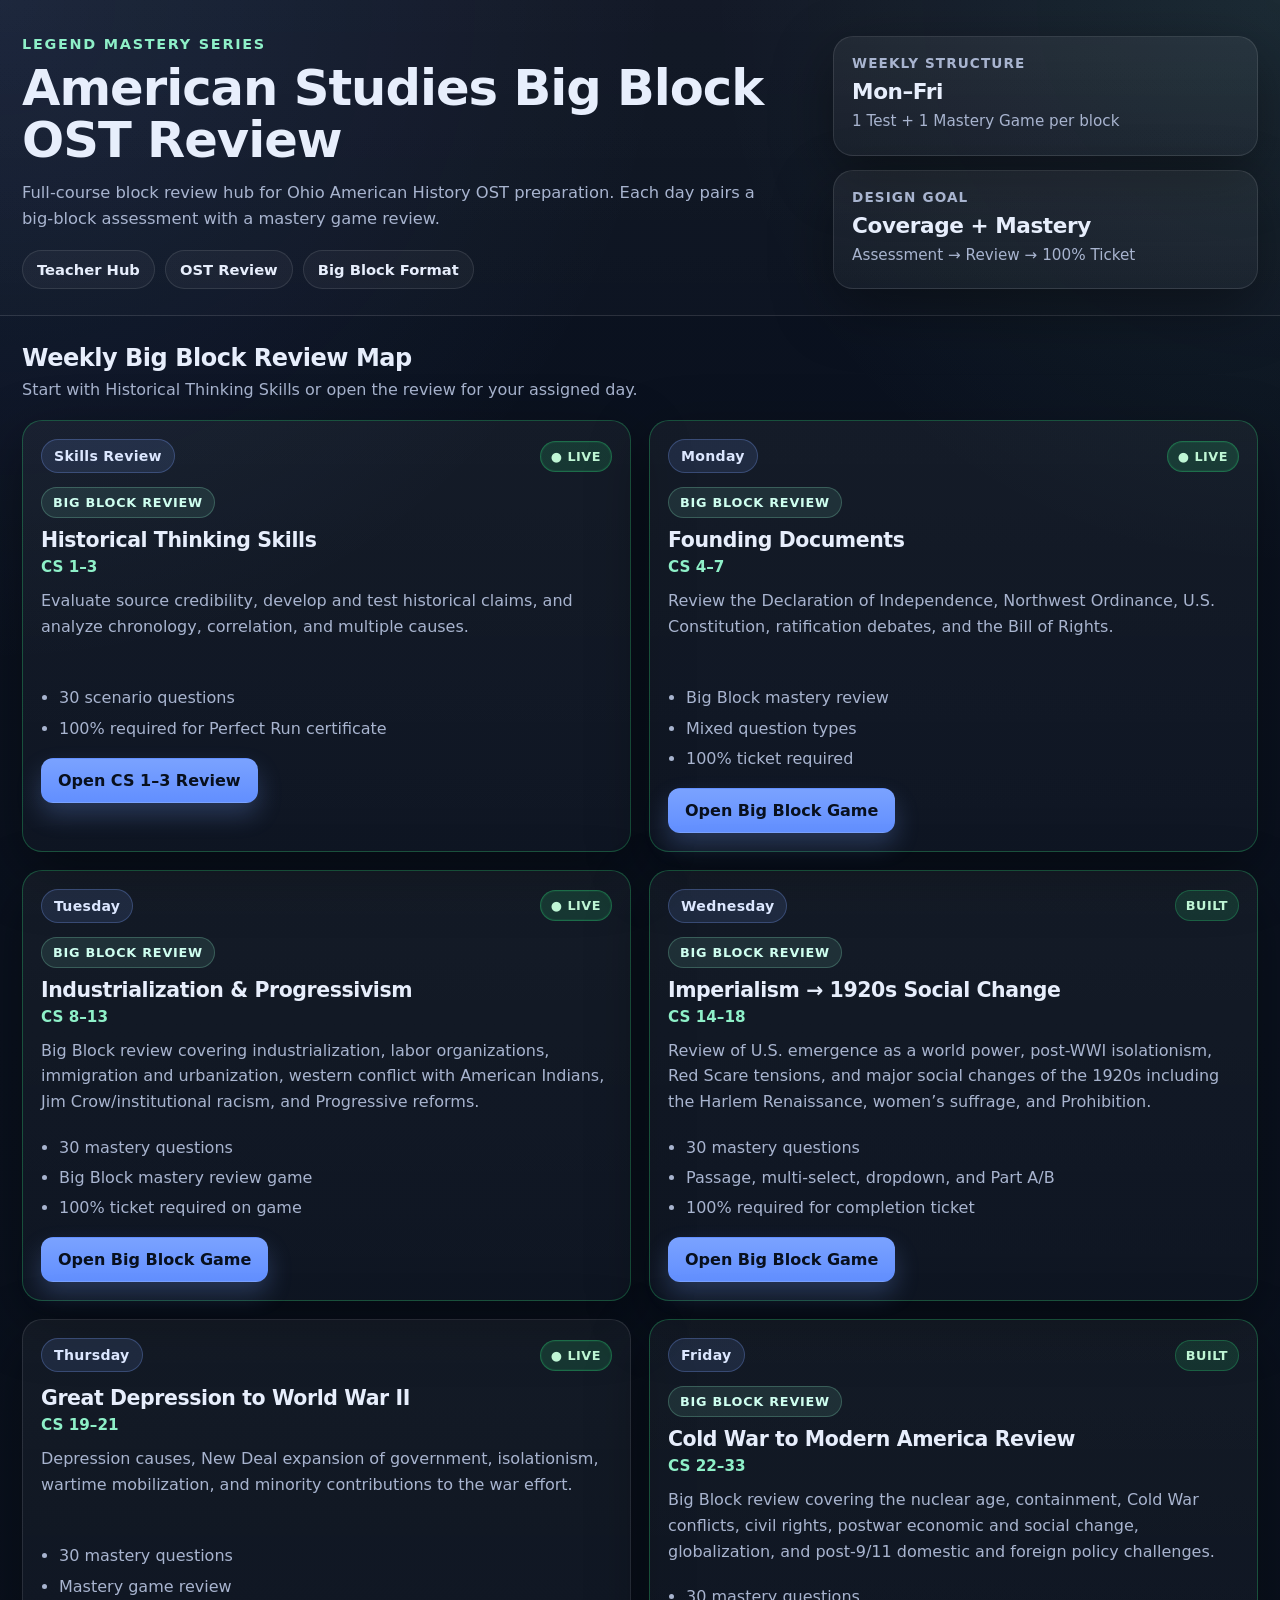
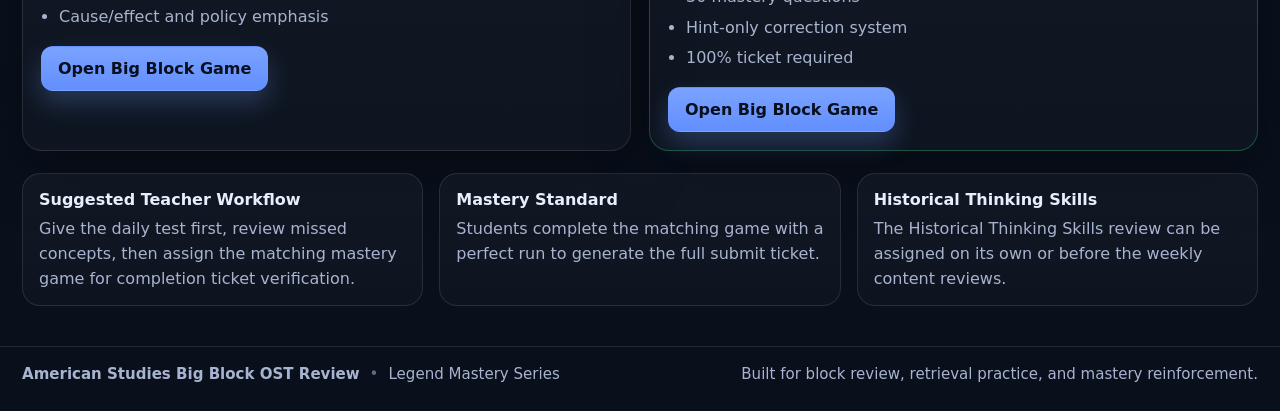
<file: index.html>
<!doctype html>
<html lang="en">
<head>
  <meta charset="utf-8" />
  <meta name="viewport" content="width=device-width,initial-scale=1" />
  <title>American Studies Big Block OST Review</title>
  <link rel="stylesheet" href="styles.css?v=restored-layout-1" />
</head>
<body>
  <div class="site-shell">

    <header class="hero">
      <div class="hero-inner">
        <div class="hero-copy">
          <p class="eyebrow">Legend Mastery Series</p>
          <h1>American Studies Big Block OST Review</h1>
          <p class="hero-sub">
            Full-course block review hub for Ohio American History OST preparation.
            Each day pairs a big-block assessment with a mastery game review.
          </p>

          <div class="hero-meta">
            <span class="meta-pill">Teacher Hub</span>
            <span class="meta-pill">OST Review</span>
            <span class="meta-pill">Big Block Format</span>
          </div>
        </div>

        <div class="hero-panel">
          <div class="hero-panel-card">
            <div class="hero-panel-label">Weekly Structure</div>
            <div class="hero-panel-value">Mon–Fri</div>
            <div class="hero-panel-small">1 Test + 1 Mastery Game per block</div>
          </div>

          <div class="hero-panel-card">
            <div class="hero-panel-label">Design Goal</div>
            <div class="hero-panel-value">Coverage + Mastery</div>
            <div class="hero-panel-small">Assessment → Review → 100% Ticket</div>
          </div>
        </div>
      </div>
    </header>

    <main class="main-wrap">
      <section class="section-head">
        <div>
          <h2>Weekly Big Block Review Map</h2>
          <p class="section-sub">
            Start with Historical Thinking Skills or open the review for your assigned day.
          </p>
        </div>
      </section>

      <section class="hub-grid">

        <article class="hub-card live-card">
          <div class="card-top">
            <span class="day-badge">Skills Review</span>
            <span class="status-pill status-live">● LIVE</span>
          </div>
          <div class="big-block-tag">Big Block Review</div>
          <h3>Historical Thinking Skills</h3>
          <p class="card-range">CS 1–3</p>
          <p class="card-desc">
            Evaluate source credibility, develop and test historical claims, and analyze chronology,
            correlation, and multiple causes.
          </p>
          <ul class="mini-list">
            <li>30 scenario questions</li>
            <li>100% required for Perfect Run certificate</li>
          </ul>
          <div class="card-actions">
            <a class="btn btn-primary" href="games/cs-1-3-big-block-historical-thinking-review.html">Open CS 1–3 Review</a>
          </div>
        </article>

        <!-- MONDAY -->
<article class="hub-card live-card">
  <div class="card-top">
    <span class="day-badge">Monday</span>
    <span class="status-pill status-live">● LIVE</span>
  </div>

  <div class="big-block-tag">Big Block Review</div>

  <h3>Founding Documents</h3>
  <p class="card-range">CS 4–7</p>

  <p class="card-desc">
    Review the Declaration of Independence, Northwest Ordinance, U.S. Constitution,
    ratification debates, and the Bill of Rights.
  </p>

  <ul class="mini-list">
    <li>Big Block mastery review</li>
    <li>Mixed question types</li>
    <li>100% ticket required</li>
  </ul>

  <div class="card-actions">
    <a class="btn btn-primary" href="games/monday-big-block-founding-documents-review.html">
      Open Big Block Game
    </a>
  </div>
</article>

        <!-- TUESDAY -->
<article class="hub-card live-card">
  <div class="card-top">
    <span class="day-badge">Tuesday</span>
    <span class="status-pill status-live">● LIVE</span>
  </div>

  <div class="big-block-tag">Big Block Review</div>

  <h3>Industrialization & Progressivism</h3>
  <p class="card-range">CS 8–13</p>

  <p class="card-desc">
    Big Block review covering industrialization, labor organizations, immigration and urbanization,
    western conflict with American Indians, Jim Crow/institutional racism, and Progressive reforms.
  </p>

  <ul class="mini-list">
    <li>30 mastery questions</li>
    <li>Big Block mastery review game</li>
    <li>100% ticket required on game</li>
  </ul>

  <div class="card-actions">
  <a class="btn btn-primary" href="games/tuesday-big-block-industrialization-progressivism-review.html">Open Big Block Game</a>
</div>
</article>

       <!-- WEDNESDAY -->
<article class="hub-card live-card">
  <div class="card-top">
    <span class="day-badge">Wednesday</span>
    <span class="status-pill status-ready">Built</span>
  </div>

  <div class="big-block-tag">Big Block Review</div>

  <h3>Imperialism → 1920s Social Change</h3>
  <p class="card-range">CS 14–18</p>

  <p class="card-desc">
    Review of U.S. emergence as a world power, post-WWI isolationism,
    Red Scare tensions, and major social changes of the 1920s including
    the Harlem Renaissance, women’s suffrage, and Prohibition.
  </p>

  <ul class="mini-list">
    <li>30 mastery questions</li>
    <li>Passage, multi-select, dropdown, and Part A/B</li>
    <li>100% required for completion ticket</li>
  </ul>

  <div class="card-actions">
    <a class="btn btn-primary"
       href="games/wednesday-big-block-imperialism-1920s-review.html">
       Open Big Block Game
    </a>
  </div>
</article>

        <!-- THURSDAY -->
        <article class="hub-card">
          <div class="card-top">
            <span class="day-badge">Thursday</span>
            <span class="status-pill status-live">● LIVE</span>
          </div>

          <h3>Great Depression to World War II</h3>
          <p class="card-range">CS 19–21</p>

          <p class="card-desc">
            Depression causes, New Deal expansion of government, isolationism,
            wartime mobilization, and minority contributions to the war effort.
          </p>

          <ul class="mini-list">
            <li>30 mastery questions</li>
            <li>Mastery game review</li>
            <li>Cause/effect and policy emphasis</li>
          </ul>

         <div class="card-actions">
  <a class="btn btn-primary" href="games/thursday-big-block-great-depression-wwii-review.html">Open Big Block Game</a>
</div>
        </article>

        <!-- FRIDAY -->
<article class="hub-card live-card">
  <div class="card-top">
    <span class="day-badge">Friday</span>
    <span class="status-pill status-ready">Built</span>
  </div>

  <div class="big-block-tag">Big Block Review</div>

  <h3>Cold War to Modern America Review</h3>
  <p class="card-range">CS 22–33</p>

  <p class="card-desc">
    Big Block review covering the nuclear age, containment, Cold War conflicts,
    civil rights, postwar economic and social change, globalization, and post-9/11
    domestic and foreign policy challenges.
  </p>

  <ul class="mini-list">
    <li>30 mastery questions</li>
    <li>Hint-only correction system</li>
    <li>100% ticket required</li>
  </ul>

  <div class="card-actions">
    <a class="btn btn-primary" href="games/friday-big-block-cold-war-modern-america-review.html">
      Open Big Block Game
    </a>
  </div>
</article>

      </section>

      <section class="info-strip">
        <div class="info-card">
          <h4>Suggested Teacher Workflow</h4>
          <p>
            Give the daily test first, review missed concepts, then assign the matching mastery game
            for completion ticket verification.
          </p>
        </div>

        <div class="info-card">
          <h4>Mastery Standard</h4>
          <p>
            Students complete the matching game with a perfect run to generate the full submit ticket.
          </p>
        </div>

        <div class="info-card">
          <h4>Historical Thinking Skills</h4>
          <p>
            The Historical Thinking Skills review can be assigned on its own or before the weekly content reviews.
          </p>
        </div>
      </section>
    </main>

    <footer class="site-footer">
      <div class="footer-left">
        <strong>American Studies Big Block OST Review</strong>
        <span class="footer-dot">•</span>
        <span>Legend Mastery Series</span>
      </div>
      <div class="footer-right">
        Built for block review, retrieval practice, and mastery reinforcement.
      </div>
    </footer>
  </div>
</body>
</html>
</file>
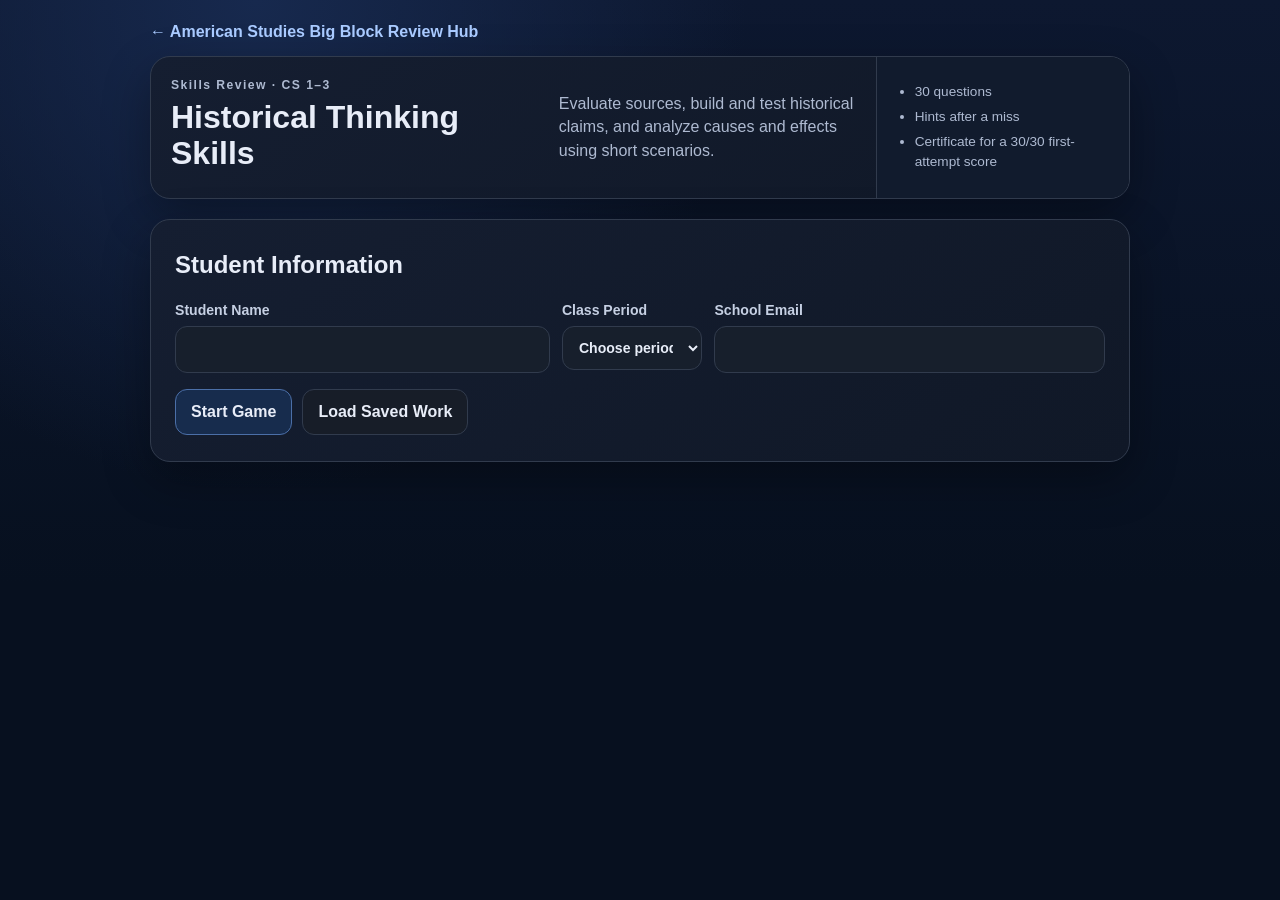
<file: games/cs-1-3-big-block-historical-thinking-review.html>
<!doctype html>
<html lang="en">
<head>
  <meta charset="utf-8">
  <meta name="viewport" content="width=device-width,initial-scale=1">
  <title>CS 1–3 Big Block Review</title>
  <link rel="stylesheet" href="ost-game.css?v=as-scenario-text-1">
</head>
<body>
  <main class="shell">
    <a class="back" href="../index.html">← American Studies Big Block Review Hub</a>
    <header class="hero game-intro">
      <div class="game-title">
        <div class="eyebrow">Skills Review · CS 1–3</div>
        <h1>Historical Thinking Skills</h1>
      </div>
      <p class="game-description">Evaluate sources, build and test historical claims, and analyze causes and effects using short scenarios.</p>
      <aside class="game-details" aria-label="Game details">
        <ul>
          <li>30 questions</li>
          <li>Hints after a miss</li>
          <li>Certificate for a 30/30 first-attempt score</li>
        </ul>
      </aside>
    </header>
    <section class="student-panel" id="startScreen">
      <h2>Student Information</h2>
      <form id="identity">
      <div class="fields">
      <label>Student Name<input id="studentName" autocomplete="name" required></label>
      <label>Class Period<select id="sheetPeriod" required><option value="">Choose period</option><option>1</option><option>2</option><option>3</option><option>4</option><option>5</option><option>6</option><option>7</option><option>8</option></select></label>
      <label>School Email<input id="sheetEmail" type="email" autocomplete="email" required></label></div>
      <div class="actions">
      <button type="submit">Start Game</button>
      <button type="button" class="secondary" id="load">Load Saved Work</button></div>
      <p id="startStatus" role="status"></p></form></section>
      <section class="question-panel" id="gameArea" hidden>
      <div class="question-toolbar">
      <p id="progress"></p>
      <button type="button" class="secondary" id="restart">Restart Game</button></div>
      <p id="btbCloudStatus" role="status"></p>
      <div id="question"></div>
      <p id="feedback" class="feedback" role="status"></p></section>
      <section class="completion" id="results" hidden>
      <h2>Game Results</h2>
      <p id="resultMessage"></p>
      <p id="runSummary"></p>
      <section id="certificate" class="source-box" hidden>
      <h2>100% Perfect Run</h2>
      <p id="certName" class="ticket-name"></p>
      <h3>CS 1–3 Big Block Review</h3>
      <p id="certAttempts" class="ticket-attempts"></p>
      <p id="certStart"></p>
      <p id="certEnd"></p></section>
      <p id="finalStatus" role="status"></p>
      <div id="missedReview" hidden></div>
      <div class="actions">
      <button type="button" id="print" hidden>Print Certificate</button>
      <button type="button" class="secondary" id="replay">Restart Game</button></div></section>

  </main>
  <script src="basics-audit.js?v=as-big-block-1"></script>
  <script id="deck" type="application/json">
[
  {
    "id": "q01",
    "topic": "CS 1 · Source Credibility",
    "reading": "A railroad’s 1887 annual report calls a recent strike unpopular. The company president signed the report to reassure investors.",
    "prompt": "Which source would best independently test the claim about public support?",
    "parts": [
      {
        "choices": [
          "Local petitions and meeting minutes from towns along the rail strike route",
          "A second printing of the report distributed to investors in nearby towns",
          "An advertisement written by company counsel before the annual meeting",
          "An interview with the president based on his own published report"
        ],
        "keys": [
          0
        ],
        "mode": "single",
        "prompt": ""
      }
    ],
    "hint": "Look for evidence independent of the company.",
    "explanation": "Local petitions and meetings capture public responses beyond the company’s reports to investors.",
    "source": "https://education.ohio.gov/getattachment/Topics/Learning-in-Ohio/Social-Studies/Model-Curriculum-for-Social-Studies/OhiosModelCurriculumSocialStudies.pdf.aspx?lang=en-US",
    "guide": "American History, CS 1, Content Elaboration. Look for perspective, provenance, bias, and agreement with independent sources."
  },
  {
    "id": "q02",
    "topic": "CS 1 · Source Credibility",
    "reading": "A photograph labeled 1933 Breadline circulates online. The post gives no photographer, location, or original collection.",
    "prompt": "What first step would best verify the caption?",
    "parts": [
      {
        "choices": [
          "Compare the digital image with the captions in several reposts of the same file.",
          "Find the archival image and review its catalog record and original caption.",
          "Estimate the date solely from the coats and storefronts in the picture.",
          "Read a history of food relief that uses photographs from other cities."
        ],
        "keys": [
          1
        ],
        "mode": "single",
        "prompt": ""
      }
    ],
    "hint": "Trace the photograph back to its original record.",
    "explanation": "An archival catalog can establish provenance and provide dates, locations, or captions unavailable in a repost.",
    "source": "https://education.ohio.gov/getattachment/Topics/Learning-in-Ohio/Social-Studies/Model-Curriculum-for-Social-Studies/OhiosModelCurriculumSocialStudies.pdf.aspx?lang=en-US",
    "guide": "American History, CS 1, Content Elaboration. Look for perspective, provenance, bias, and agreement with independent sources."
  },
  {
    "id": "q03",
    "topic": "CS 1 · Source Credibility",
    "reading": "A factory worker writes in a private diary that a new shift schedule made work more dangerous. A supervisor reports that injury totals fell that year.",
    "prompt": "Which comparison would best clarify their disagreement?",
    "parts": [
      {
        "choices": [
          "Compare how often each person mentions factory equipment over several years.",
          "Compare the reports with work rules at another factory in a different industry.",
          "Check whether both sources were preserved in the same archival collection.",
          "Compare injuries per shift and changes in staffing and reporting practices."
        ],
        "keys": [
          3
        ],
        "mode": "single",
        "prompt": ""
      }
    ],
    "hint": "Check whether the sources measure the same thing.",
    "explanation": "One worker’s experience and aggregate injury totals can differ. Rates and reporting practices help explain the discrepancy.",
    "source": "https://education.ohio.gov/getattachment/Topics/Learning-in-Ohio/Social-Studies/Model-Curriculum-for-Social-Studies/OhiosModelCurriculumSocialStudies.pdf.aspx?lang=en-US",
    "guide": "American History, CS 1, Content Elaboration. Look for perspective, provenance, bias, and agreement with independent sources."
  },
  {
    "id": "q04",
    "topic": "CS 1 · Source Credibility",
    "reading": "Two newspapers report an election riot. One reporter names witnesses and distinguishes what she saw from what she was told. The other repeats an unnamed campaign aide’s account.",
    "prompt": "What makes the first report stronger evidence about the riot?",
    "parts": [
      {
        "choices": [
          "Its author offers more predictions about the long-term effect on the election.",
          "Its author states an opinion more consistent with the newspaper’s editorial views.",
          "Readers can tell which campaign was likely to benefit from the riot.",
          "Readers can check its named witnesses and separate observation from hearsay."
        ],
        "keys": [
          3
        ],
        "mode": "single",
        "prompt": ""
      }
    ],
    "hint": "Look for information another historian can verify.",
    "explanation": "Attribution lets researchers check where claims came from and distinguish direct observation from secondhand accounts.",
    "source": "https://education.ohio.gov/getattachment/Topics/Learning-in-Ohio/Social-Studies/Model-Curriculum-for-Social-Studies/OhiosModelCurriculumSocialStudies.pdf.aspx?lang=en-US",
    "guide": "American History, CS 1, Content Elaboration. Look for perspective, provenance, bias, and agreement with independent sources."
  },
  {
    "id": "q05",
    "topic": "CS 1 · Source Credibility",
    "reading": "A 1960 interview describes a factory walkout that occurred in 1912. The speaker took part in the walkout.",
    "prompt": "How should a historian use this interview?",
    "parts": [
      {
        "choices": [
          "Accept dates and crowd counts because the speaker personally witnessed the walkout.",
          "Treat it as a later summary by an author who had no connection to the event.",
          "Use the participant’s account and verify details against records from 1912.",
          "Use it to date every walkout in the city without checking contemporary accounts."
        ],
        "keys": [
          2
        ],
        "mode": "single",
        "prompt": ""
      }
    ],
    "hint": "Consider both firsthand experience and elapsed time.",
    "explanation": "The interview provides firsthand recollections, while contemporary records can help verify details recalled decades later.",
    "source": "https://education.ohio.gov/getattachment/Topics/Learning-in-Ohio/Social-Studies/Model-Curriculum-for-Social-Studies/OhiosModelCurriculumSocialStudies.pdf.aspx?lang=en-US",
    "guide": "American History, CS 1, Content Elaboration. Look for perspective, provenance, bias, and agreement with independent sources."
  },
  {
    "id": "q06",
    "topic": "CS 1 · Source Credibility",
    "reading": "Two textbooks agree about the number of people arrested in a protest. Both cite the same newspaper article, and no other evidence is cited.",
    "prompt": "Why is this agreement limited as corroboration?",
    "parts": [
      {
        "choices": [
          "The accounts were published for similar school audiences.",
          "The accounts cite the same original article as evidence.",
          "The accounts were written years after the protest.",
          "The accounts concentrate on arrests during the protest."
        ],
        "keys": [
          1
        ],
        "mode": "single",
        "prompt": ""
      }
    ],
    "hint": "Trace each claim back to its source.",
    "explanation": "Repetition across textbooks does not establish independent agreement when both derive the number from one report.",
    "source": "https://education.ohio.gov/getattachment/Topics/Learning-in-Ohio/Social-Studies/Model-Curriculum-for-Social-Studies/OhiosModelCurriculumSocialStudies.pdf.aspx?lang=en-US",
    "guide": "American History, CS 1, Content Elaboration. Look for perspective, provenance, bias, and agreement with independent sources."
  },
  {
    "id": "q07",
    "topic": "CS 1 · Source Credibility",
    "reading": "A historian studying redlining finds a mortgage map and an article written by a scholar who compared maps with individual loan files.",
    "prompt": "For a claim about whether residents actually received loans, why might the article be stronger evidence than the map alone?",
    "parts": [
      {
        "choices": [
          "It reports the scholar’s familiarity with the region’s later housing debates.",
          "It compares lending decisions with the boundaries the map assigned.",
          "It treats map boundaries as proof that each application was rejected.",
          "It describes lending policy in other cities with different maps."
        ],
        "keys": [
          1
        ],
        "mode": "single",
        "prompt": ""
      }
    ],
    "hint": "Distinguish an assigned category from an observed outcome.",
    "explanation": "Loan files show actual decisions. Comparing those files with map classifications tests how the policy operated in practice.",
    "source": "https://education.ohio.gov/getattachment/Topics/Learning-in-Ohio/Social-Studies/Model-Curriculum-for-Social-Studies/OhiosModelCurriculumSocialStudies.pdf.aspx?lang=en-US",
    "guide": "American History, CS 1, Content Elaboration. Look for perspective, provenance, bias, and agreement with independent sources."
  },
  {
    "id": "q08",
    "topic": "CS 1 · Source Credibility",
    "reading": "A campaign leaflet describes immigrants as a uniform voting bloc. A researcher wants to know how immigrants in a particular ward actually participated in politics.",
    "prompt": "What is the most useful way to handle the leaflet?",
    "parts": [
      {
        "choices": [
          "Use it to estimate voting rates because it was published during the campaign.",
          "Treat it as a complete account of the ward because it addresses immigration.",
          "Use it to classify voters and exclude accounts that describe different behavior.",
          "Treat it as evidence of campaign rhetoric and test its claim with local records."
        ],
        "keys": [
          3
        ],
        "mode": "single",
        "prompt": ""
      }
    ],
    "hint": "Consider what a campaign leaflet is designed to do.",
    "explanation": "The leaflet reveals how a campaign portrayed immigrants. Independent local evidence is needed to establish actual patterns of participation.",
    "source": "https://education.ohio.gov/getattachment/Topics/Learning-in-Ohio/Social-Studies/Model-Curriculum-for-Social-Studies/OhiosModelCurriculumSocialStudies.pdf.aspx?lang=en-US",
    "guide": "American History, CS 1, Content Elaboration. Look for perspective, provenance, bias, and agreement with independent sources."
  },
  {
    "id": "q09",
    "topic": "CS 1 · Source Credibility",
    "reading": "A museum label dates a machine to 1910. A collector’s website dates it to 1890. The museum cites a matching serial number and the manufacturer’s ledger.",
    "prompt": "Which reason most strongly supports the museum date?",
    "parts": [
      {
        "choices": [
          "A public museum has greater visibility than a collector’s website.",
          "A later manufacturing date makes the machine less unusual.",
          "A machine with that appearance could have been built in 1910.",
          "A traceable record connects the date to that particular machine."
        ],
        "keys": [
          3
        ],
        "mode": "single",
        "prompt": ""
      }
    ],
    "hint": "Identify evidence that connects the claim to the exact artifact.",
    "explanation": "A serial number ties the artifact to a specific ledger entry, which can be independently checked.",
    "source": "https://education.ohio.gov/getattachment/Topics/Learning-in-Ohio/Social-Studies/Model-Curriculum-for-Social-Studies/OhiosModelCurriculumSocialStudies.pdf.aspx?lang=en-US",
    "guide": "American History, CS 1, Content Elaboration. Look for perspective, provenance, bias, and agreement with independent sources."
  },
  {
    "id": "q10",
    "topic": "CS 1 · Source Credibility",
    "reading": "A publisher quotes a city inspector saying a housing project was safe. The previous paragraph in the original report limits the statement to one building.",
    "prompt": "What problem does the quotation create?",
    "parts": [
      {
        "choices": [
          "It changes the official’s role by naming the inspector’s employer.",
          "It broadens the inspector’s finding by removing its qualification.",
          "It confuses the date of publication with the date of construction.",
          "It treats a later report as an account written before the inspection."
        ],
        "keys": [
          1
        ],
        "mode": "single",
        "prompt": ""
      }
    ],
    "hint": "Compare the scope of the quotation with the scope of the report.",
    "explanation": "Omitting the qualification makes a finding about one building appear to apply to the entire project.",
    "source": "https://education.ohio.gov/getattachment/Topics/Learning-in-Ohio/Social-Studies/Model-Curriculum-for-Social-Studies/OhiosModelCurriculumSocialStudies.pdf.aspx?lang=en-US",
    "guide": "American History, CS 1, Content Elaboration. Look for perspective, provenance, bias, and agreement with independent sources."
  },
  {
    "id": "q11",
    "topic": "CS 2 · Thesis and Evidence",
    "reading": "In a town, minutes show that merchants organized for a paved road, while letters show farmers opposed the proposed property tax. The council eventually funded the road through tolls.",
    "prompt": "Which thesis best interprets this evidence?",
    "parts": [
      {
        "choices": [
          "Merchants wanted a paved road, and the council discussed its construction at several meetings.",
          "The funding compromise reflected conflict over who would pay for road improvements.",
          "Farmers opposed the new tax because rural residents had no use for local transportation.",
          "The tolls show that road improvements faced little disagreement over who would pay."
        ],
        "keys": [
          1
        ],
        "mode": "single",
        "prompt": ""
      }
    ],
    "hint": "A thesis should explain the significance of the evidence.",
    "explanation": "The evidence identifies a conflict about funding and a compromise that altered who would bear the cost.",
    "source": "https://education.ohio.gov/getattachment/Topics/Learning-in-Ohio/Social-Studies/Model-Curriculum-for-Social-Studies/OhiosModelCurriculumSocialStudies.pdf.aspx?lang=en-US",
    "guide": "American History, CS 2, Content Elaboration. Look for using evidence to support, refine, or refute a historical thesis."
  },
  {
    "id": "q12",
    "topic": "CS 2 · Thesis and Evidence",
    "reading": "A student argues that a city’s streetcar expansion helped workers live farther from downtown factories.",
    "prompt": "Which evidence would most directly support the thesis?",
    "parts": [
      {
        "choices": [
          "Workers’ addresses cluster near new routes serving their factories.",
          "Most downtown factories increased production over the same decade.",
          "The city purchased new cars after fares rose on several older routes.",
          "A newspaper compared the speed of streetcars with steam locomotives."
        ],
        "keys": [
          0
        ],
        "mode": "single",
        "prompt": ""
      }
    ],
    "hint": "Find evidence linking residential locations with routes to jobs.",
    "explanation": "Commuter addresses near new routes connect transportation access with where workers chose to live.",
    "source": "https://education.ohio.gov/getattachment/Topics/Learning-in-Ohio/Social-Studies/Model-Curriculum-for-Social-Studies/OhiosModelCurriculumSocialStudies.pdf.aspx?lang=en-US",
    "guide": "American History, CS 2, Content Elaboration. Look for using evidence to support, refine, or refute a historical thesis."
  },
  {
    "id": "q13",
    "topic": "CS 2 · Thesis and Evidence",
    "reading": "A report argues that a new voting rule affected every precinct in the same way.",
    "prompt": "Which finding most directly refutes that claim?",
    "parts": [
      {
        "choices": [
          "Turnout fell in the affected precincts with longer lines but rose in others.",
          "Several precincts received new voting equipment after the rule was announced.",
          "The law was printed in a newspaper distributed throughout the city.",
          "The election office trained staff at all precincts before voting began."
        ],
        "keys": [
          0
        ],
        "mode": "single",
        "prompt": ""
      }
    ],
    "hint": "Find evidence that the effect varied by precinct.",
    "explanation": "Different turnout changes contradict a claim of a uniform effect.",
    "source": "https://education.ohio.gov/getattachment/Topics/Learning-in-Ohio/Social-Studies/Model-Curriculum-for-Social-Studies/OhiosModelCurriculumSocialStudies.pdf.aspx?lang=en-US",
    "guide": "American History, CS 2, Content Elaboration. Look for using evidence to support, refine, or refute a historical thesis."
  },
  {
    "id": "q14",
    "topic": "CS 2 · Thesis and Evidence",
    "reading": "A researcher claims that newspaper coverage encouraged participation in a boycott. She has circulation figures, articles promoting the boycott, and interviews with participants.",
    "prompt": "Which interview response would provide the strongest additional support?",
    "parts": [
      {
        "choices": [
          "Readers recall that the paper covered several other protests that year.",
          "Readers say local stores advertised in the paper before the boycott.",
          "Readers explain how coverage influenced their decision to join the boycott.",
          "Readers remember buying different newspapers after the boycott ended."
        ],
        "keys": [
          2
        ],
        "mode": "single",
        "prompt": ""
      }
    ],
    "hint": "Look for evidence connecting exposure to coverage with the decision to join.",
    "explanation": "Participants describing how the coverage influenced their decisions support the proposed mechanism.",
    "source": "https://education.ohio.gov/getattachment/Topics/Learning-in-Ohio/Social-Studies/Model-Curriculum-for-Social-Studies/OhiosModelCurriculumSocialStudies.pdf.aspx?lang=en-US",
    "guide": "American History, CS 2, Content Elaboration. Look for using evidence to support, refine, or refute a historical thesis."
  },
  {
    "id": "q15",
    "topic": "CS 2 · Thesis and Evidence",
    "reading": "Payroll records show women filled many industrial jobs during a war. Employment records show some of these workers were laid off when military contracts ended.",
    "prompt": "Which thesis best accounts for both records?",
    "parts": [
      {
        "choices": [
          "Wartime production had little impact on women’s participation in industrial employment.",
          "Military contracts created jobs that women retained across the postwar economy.",
          "Wartime production opened jobs to women, often for the length of a contract.",
          "Industrial layoffs occurred before women entered many of the war-production jobs."
        ],
        "keys": [
          2
        ],
        "mode": "single",
        "prompt": ""
      }
    ],
    "hint": "A thesis must explain both hiring and later layoffs.",
    "explanation": "The two records support an expansion of opportunity with limits tied to the decline in wartime demand.",
    "source": "https://education.ohio.gov/getattachment/Topics/Learning-in-Ohio/Social-Studies/Model-Curriculum-for-Social-Studies/OhiosModelCurriculumSocialStudies.pdf.aspx?lang=en-US",
    "guide": "American History, CS 2, Content Elaboration. Look for using evidence to support, refine, or refute a historical thesis."
  },
  {
    "id": "q16",
    "topic": "CS 2 · Thesis and Evidence",
    "reading": "A student writes that relief construction projects brought jobs to rural counties. The student cites blueprints and photographs of the finished bridges.",
    "prompt": "Which source would best address a weakness in the argument?",
    "parts": [
      {
        "choices": [
          "New project maps showing the names of rivers and roads beneath or near the finished bridges",
          "Engineering reports measuring the weight each completed bridge could hold",
          "Speeches describing a plan to build bridges in other states the next year",
          "Payroll records listing who was hired, where they worked, and for how long"
        ],
        "keys": [
          3
        ],
        "mode": "single",
        "prompt": ""
      }
    ],
    "hint": "The existing evidence documents construction. What would document employment?",
    "explanation": "Payroll records establish who worked, where they worked, and when.",
    "source": "https://education.ohio.gov/getattachment/Topics/Learning-in-Ohio/Social-Studies/Model-Curriculum-for-Social-Studies/OhiosModelCurriculumSocialStudies.pdf.aspx?lang=en-US",
    "guide": "American History, CS 2, Content Elaboration. Look for using evidence to support, refine, or refute a historical thesis."
  },
  {
    "id": "q17",
    "topic": "CS 2 · Thesis and Evidence",
    "reading": "A historian argues that a factory shutdown caused families to leave town. New records show many departing families had accepted transfers to another plant before the shutdown was announced.",
    "prompt": "What is the strongest revision of the thesis?",
    "parts": [
      {
        "choices": [
          "The shutdown still explains every departure because the company owned both plants.",
          "Some families left because of transfers arranged before the shutdown.",
          "Transfers only matter after shutdowns, so the earlier records are irrelevant.",
          "The new evidence proves no one moved because of changes at the original factory."
        ],
        "keys": [
          1
        ],
        "mode": "single",
        "prompt": ""
      }
    ],
    "hint": "Revise the claim to fit the timing and the evidence.",
    "explanation": "The transfers provide a distinct explanation for some moves and limit the original claim.",
    "source": "https://education.ohio.gov/getattachment/Topics/Learning-in-Ohio/Social-Studies/Model-Curriculum-for-Social-Studies/OhiosModelCurriculumSocialStudies.pdf.aspx?lang=en-US",
    "guide": "American History, CS 2, Content Elaboration. Look for using evidence to support, refine, or refute a historical thesis."
  },
  {
    "id": "q18",
    "topic": "CS 2 · Thesis and Evidence",
    "reading": "A student argues that neighborhood organizations helped newly arrived families settle in a city.",
    "prompt": "Which pair of sources would best support the claim?",
    "parts": [
      {
        "choices": [
          "Aid society files and family letters describing help with housing and jobs",
          "A national population table and photographs of passenger ships at a port",
          "A railroad timetable and street maps showing where the stations stood",
          "Newspaper obituaries documenting local business owners and factory payroll records from a different city"
        ],
        "keys": [
          0
        ],
        "mode": "single",
        "prompt": ""
      }
    ],
    "hint": "Look for evidence of what organizations did and what families received.",
    "explanation": "Case files and letters connect organizations’ services to the needs of particular families.",
    "source": "https://education.ohio.gov/getattachment/Topics/Learning-in-Ohio/Social-Studies/Model-Curriculum-for-Social-Studies/OhiosModelCurriculumSocialStudies.pdf.aspx?lang=en-US",
    "guide": "American History, CS 2, Content Elaboration. Look for using evidence to support, refine, or refute a historical thesis."
  },
  {
    "id": "q19",
    "topic": "CS 2 · Thesis and Evidence",
    "reading": "An essay claims that a radio broadcast changed public opinion. Its only evidence is the program transcript and the station’s estimate of how many households could receive it.",
    "prompt": "What can these sources establish most directly?",
    "parts": [
      {
        "choices": [
          "How listeners voted after hearing an argument made during the broadcast",
          "How many households changed opinions because of the message",
          "What listeners could have heard, but not how their views changed",
          "That listeners understood the program as the station had intended"
        ],
        "keys": [
          2
        ],
        "mode": "single",
        "prompt": ""
      }
    ],
    "hint": "Distinguish the reach of a message from evidence of its effect.",
    "explanation": "A transcript establishes content and potential reach only. An opinion shift requires evidence about listeners’ responses.",
    "source": "https://education.ohio.gov/getattachment/Topics/Learning-in-Ohio/Social-Studies/Model-Curriculum-for-Social-Studies/OhiosModelCurriculumSocialStudies.pdf.aspx?lang=en-US",
    "guide": "American History, CS 2, Content Elaboration. Look for using evidence to support, refine, or refute a historical thesis."
  },
  {
    "id": "q20",
    "topic": "CS 2 · Thesis and Evidence",
    "reading": "A historian compares two towns with similar populations. Only one issued bonds for water treatment. Records in that town show later declines in waterborne illness.",
    "prompt": "Which thesis is most defensible from this evidence?",
    "parts": [
      {
        "choices": [
          "Water treatment must explain every change in public health across both towns.",
          "Water treatment may explain the decline, although other causes are possible.",
          "Issuing bonds always reduces illness even before improvements are completed.",
          "A decline in illness caused the earlier decision to issue bonds for the project."
        ],
        "keys": [
          1
        ],
        "mode": "single",
        "prompt": ""
      }
    ],
    "hint": "Choose a claim that fits the comparison without overstating it.",
    "explanation": "The contrast supports investigating a contribution from water treatment, while leaving room for other influences.",
    "source": "https://education.ohio.gov/getattachment/Topics/Learning-in-Ohio/Social-Studies/Model-Curriculum-for-Social-Studies/OhiosModelCurriculumSocialStudies.pdf.aspx?lang=en-US",
    "guide": "American History, CS 2, Content Elaboration. Look for using evidence to support, refine, or refute a historical thesis."
  },
  {
    "id": "q21",
    "topic": "CS 3 · Cause, Effect, Sequence, and Correlation",
    "reading": "Decades of Jim Crow restrictions shaped choices in the South. Northern factories then recruited more workers during World War I.",
    "prompt": "Which explanation distinguishes the two causal roles?",
    "parts": [
      {
        "choices": [
          "Jim Crow and wartime hiring both began when the first migrants moved north.",
          "Wartime hiring was a long-term push; Jim Crow became a short-term northern pull.",
          "Jim Crow created a long-term push; wartime hiring provided a more immediate pull.",
          "Northern recruitment was an effect only; migration itself produced Jim Crow laws."
        ],
        "keys": [
          2
        ],
        "mode": "single",
        "prompt": ""
      }
    ],
    "hint": "Separate a longstanding condition from an immediate opportunity.",
    "explanation": "Persistent discrimination pushed families away, while wartime demand gave some an immediate reason and opportunity to move.",
    "source": "https://education.ohio.gov/getattachment/Topics/Learning-in-Ohio/Social-Studies/Model-Curriculum-for-Social-Studies/OhiosModelCurriculumSocialStudies.pdf.aspx?lang=en-US",
    "guide": "American History, CS 3, Content Elaboration. Look for sequence, correlation, and short- and long-term causes."
  },
  {
    "id": "q22",
    "topic": "CS 3 · Cause, Effect, Sequence, and Correlation",
    "reading": "A city’s storefront vacancies rose after a streetcar line closed. Mill layoffs began in the same month.",
    "prompt": "What would best test whether the line closure independently contributed?",
    "parts": [
      {
        "choices": [
          "Compare vacancy rates on streets with similar layoffs but different streetcar service.",
          "Count vacancies citywide only after both the layoffs and the closure had taken place.",
          "Compare the fares charged before closure with wages paid at the mill a decade earlier.",
          "Ask shopkeepers which event they remember first without checking business records."
        ],
        "keys": [
          0
        ],
        "mode": "single",
        "prompt": ""
      }
    ],
    "hint": "Find a comparison that holds the layoffs roughly constant.",
    "explanation": "Comparable streets with and without service help isolate the possible contribution of transit access.",
    "source": "https://education.ohio.gov/getattachment/Topics/Learning-in-Ohio/Social-Studies/Model-Curriculum-for-Social-Studies/OhiosModelCurriculumSocialStudies.pdf.aspx?lang=en-US",
    "guide": "American History, CS 3, Content Elaboration. Look for sequence, correlation, and short- and long-term causes."
  },
  {
    "id": "q23",
    "topic": "CS 3 · Cause, Effect, Sequence, and Correlation",
    "reading": "A drought reduced farm income. Falling income led households to miss loan payments, and banks tightened local credit.",
    "prompt": "Which sequence best explains the economic chain?",
    "parts": [
      {
        "choices": [
          "Tighter lending led to missed payments and then the onset of drought.",
          "Missed payments caused the drought, which led banks to restrict loans.",
          "Banks increased lending before drought raised farmers’ harvest earnings.",
          "Lower harvest earnings led to missed payments and then tighter lending."
        ],
        "keys": [
          3
        ],
        "mode": "single",
        "prompt": ""
      }
    ],
    "hint": "Trace the intermediate event between drought and bank policy.",
    "explanation": "Crop losses reduced the ability to repay, giving banks reason to tighten credit.",
    "source": "https://education.ohio.gov/getattachment/Topics/Learning-in-Ohio/Social-Studies/Model-Curriculum-for-Social-Studies/OhiosModelCurriculumSocialStudies.pdf.aspx?lang=en-US",
    "guide": "American History, CS 3, Content Elaboration. Look for sequence, correlation, and short- and long-term causes."
  },
  {
    "id": "q24",
    "topic": "CS 3 · Cause, Effect, Sequence, and Correlation",
    "reading": "A state adopted a factory safety law in 1915. Injury rates had already been declining for five years and continued declining at the same rate afterward.",
    "prompt": "Why is this trend weak evidence that the law caused the decline?",
    "parts": [
      {
        "choices": [
          "The figures show a decline, which demonstrates that the law had an immediate effect.",
          "The figures come from the same industry that the law sought to regulate.",
          "The trend continued for years after the law, so earlier rates are immaterial.",
          "The injury rate was declining before the law, with no clear break afterward."
        ],
        "keys": [
          3
        ],
        "mode": "single",
        "prompt": ""
      }
    ],
    "hint": "Check whether the proposed effect began after the supposed cause.",
    "explanation": "A preexisting trend without a visible break offers limited evidence that this specific law initiated the decline.",
    "source": "https://education.ohio.gov/getattachment/Topics/Learning-in-Ohio/Social-Studies/Model-Curriculum-for-Social-Studies/OhiosModelCurriculumSocialStudies.pdf.aspx?lang=en-US",
    "guide": "American History, CS 3, Content Elaboration. Look for sequence, correlation, and short- and long-term causes."
  },
  {
    "id": "q25",
    "topic": "CS 3 · Cause, Effect, Sequence, and Correlation",
    "reading": "A coastal port grew over decades because of deep water and rail connections. A nearby port temporarily closed after a hurricane, and more ships arrived the following month.",
    "prompt": "Which factor best explains the short-term increase?",
    "parts": [
      {
        "choices": [
          "Cargo and ships were diverted from the closed port.",
          "Rail connections favored port growth over several decades.",
          "Deep water made the port accessible to large ships.",
          "The port’s long-established geography attracted investment."
        ],
        "keys": [
          0
        ],
        "mode": "single",
        "prompt": ""
      }
    ],
    "hint": "Focus on what changed just before the increase.",
    "explanation": "The hurricane closure immediately redirected traffic. Rail access and deep water helped make expansion possible over time.",
    "source": "https://education.ohio.gov/getattachment/Topics/Learning-in-Ohio/Social-Studies/Model-Curriculum-for-Social-Studies/OhiosModelCurriculumSocialStudies.pdf.aspx?lang=en-US",
    "guide": "American History, CS 3, Content Elaboration. Look for sequence, correlation, and short- and long-term causes."
  },
  {
    "id": "q26",
    "topic": "CS 3 · Cause, Effect, Sequence, and Correlation",
    "reading": "Two neighboring districts introduced evening schools. Attendance rose only in the district that also changed factory shifts so workers could leave earlier.",
    "prompt": "What causal interpretation is most consistent with the comparison?",
    "parts": [
      {
        "choices": [
          "Opening schools and freeing workers’ time may both have mattered.",
          "Opening a school was enough to raise attendance in both districts.",
          "Changing shifts had to occur after attendance had already risen.",
          "School attendance caused factories to move work into evening hours."
        ],
        "keys": [
          0
        ],
        "mode": "single",
        "prompt": ""
      }
    ],
    "hint": "Identify what was shared and what differed across districts.",
    "explanation": "The schools created an opportunity, while a schedule change made it more accessible to workers in one district.",
    "source": "https://education.ohio.gov/getattachment/Topics/Learning-in-Ohio/Social-Studies/Model-Curriculum-for-Social-Studies/OhiosModelCurriculumSocialStudies.pdf.aspx?lang=en-US",
    "guide": "American History, CS 3, Content Elaboration. Look for sequence, correlation, and short- and long-term causes."
  },
  {
    "id": "q27",
    "topic": "CS 3 · Cause, Effect, Sequence, and Correlation",
    "reading": "After a manufacturer adopted an assembly line, output rose and unit labor costs fell. The company then lowered prices and sales increased.",
    "prompt": "Which link best describes how production affected demand in this example?",
    "parts": [
      {
        "choices": [
          "Higher sales caused production costs to fall before the line was adopted.",
          "Lower prices raised labor costs, which reduced the supply of each model.",
          "Lower unit costs let the company cut prices and encourage additional sales.",
          "Higher production costs forced sales upward despite unchanged prices."
        ],
        "keys": [
          2
        ],
        "mode": "single",
        "prompt": ""
      }
    ],
    "hint": "Find the step connecting factory methods to buyers’ decisions.",
    "explanation": "Cheaper production made a price reduction possible, which could attract additional buyers.",
    "source": "https://education.ohio.gov/getattachment/Topics/Learning-in-Ohio/Social-Studies/Model-Curriculum-for-Social-Studies/OhiosModelCurriculumSocialStudies.pdf.aspx?lang=en-US",
    "guide": "American History, CS 3, Content Elaboration. Look for sequence, correlation, and short- and long-term causes."
  },
  {
    "id": "q28",
    "topic": "CS 3 · Cause, Effect, Sequence, and Correlation",
    "reading": "A historian finds that anti-immigrant editorials and support for immigration quotas increased in the same year.",
    "prompt": "What evidence would best show that the editorials influenced legislators?",
    "parts": [
      {
        "choices": [
          "Several papers printed editorials after lawmakers passed similar legislation.",
          "Newspaper circulation rose alongside the number of registered voters.",
          "Legislators’ correspondence cites the editorials when explaining their votes.",
          "Two political histories note that editorial pages discussed immigration."
        ],
        "keys": [
          2
        ],
        "mode": "single",
        "prompt": ""
      }
    ],
    "hint": "Find a documented link between the articles and the vote.",
    "explanation": "Letters from lawmakers explaining their decisions provide a possible causal mechanism beyond simultaneous changes.",
    "source": "https://education.ohio.gov/getattachment/Topics/Learning-in-Ohio/Social-Studies/Model-Curriculum-for-Social-Studies/OhiosModelCurriculumSocialStudies.pdf.aspx?lang=en-US",
    "guide": "American History, CS 3, Content Elaboration. Look for sequence, correlation, and short- and long-term causes."
  },
  {
    "id": "q29",
    "topic": "CS 3 · Cause, Effect, Sequence, and Correlation",
    "reading": "A town had depended on one factory for decades. In one year, foreign demand fell and the parent company moved production to another plant.",
    "prompt": "Which explanation best accounts for the resulting employment shock?",
    "parts": [
      {
        "choices": [
          "A single employer made the town vulnerable to falling demand and relocation.",
          "Dependence mattered only after the company decided to move production.",
          "Falling demand explains the shock, while moving production had little effect.",
          "The move explains the shock despite a broad, stable local employment base."
        ],
        "keys": [
          0
        ],
        "mode": "single",
        "prompt": ""
      }
    ],
    "hint": "Combine background conditions with events close to the outcome.",
    "explanation": "A narrow economic base increased exposure, while reduced demand and a production move directly affected jobs.",
    "source": "https://education.ohio.gov/getattachment/Topics/Learning-in-Ohio/Social-Studies/Model-Curriculum-for-Social-Studies/OhiosModelCurriculumSocialStudies.pdf.aspx?lang=en-US",
    "guide": "American History, CS 3, Content Elaboration. Look for sequence, correlation, and short- and long-term causes."
  },
  {
    "id": "q30",
    "topic": "CS 3 · Cause, Effect, Sequence, and Correlation",
    "reading": "A county’s voting registration rose after a federal law prohibited a screening test. During the same period, civic groups expanded registration drives.",
    "prompt": "Which claim best accounts for the two developments?",
    "parts": [
      {
        "choices": [
          "Organizing raised registration by restoring the screening test the law had removed.",
          "The law removed a barrier, and organizing helped eligible residents register.",
          "The law increased registration by making the efforts of civic groups illegal.",
          "Registration rose before either change, so the changes cannot explain the increase."
        ],
        "keys": [
          1
        ],
        "mode": "single",
        "prompt": ""
      }
    ],
    "hint": "Distinguish removing a barrier from helping people use new access.",
    "explanation": "The law changed the rules while civic groups helped people navigate registration, so both could contribute.",
    "source": "https://education.ohio.gov/getattachment/Topics/Learning-in-Ohio/Social-Studies/Model-Curriculum-for-Social-Studies/OhiosModelCurriculumSocialStudies.pdf.aspx?lang=en-US",
    "guide": "American History, CS 3, Content Elaboration. Look for sequence, correlation, and short- and long-term causes."
  }
]
  </script>
  <script src="ost-game.js?v=as-big-block-1"></script>
</body>
</html>
</file>
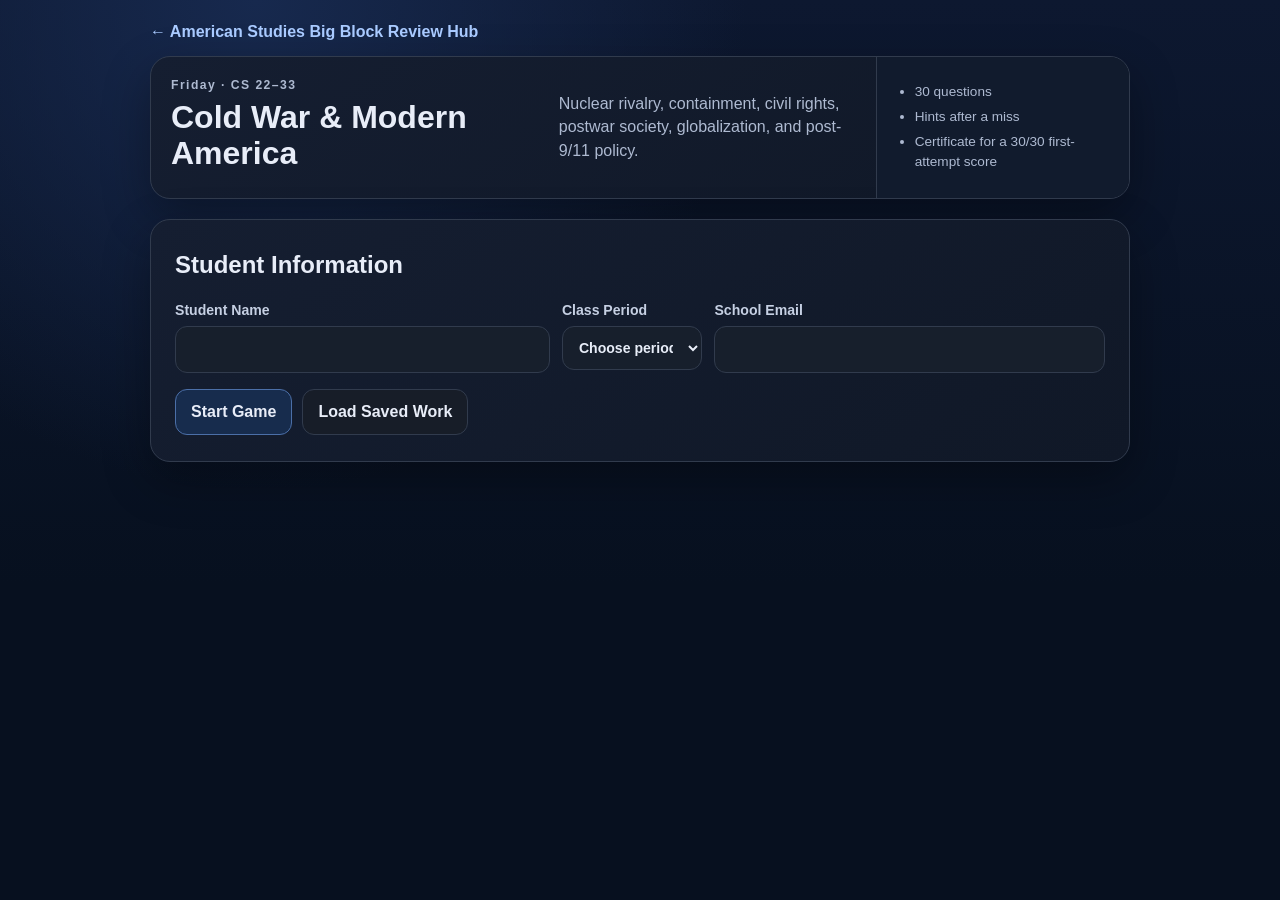
<file: games/friday-big-block-cold-war-modern-america-review.html>
<!doctype html>
<html lang="en">
<head>
  <meta charset="utf-8">
  <meta name="viewport" content="width=device-width,initial-scale=1">
  <title>Friday Big Block Review — Cold War &amp; Modern America</title>
  <link rel="stylesheet" href="ost-game.css?v=as-scenario-text-1">
</head>
<body>
  <main class="shell">
    <a class="back" href="../index.html">← American Studies Big Block Review Hub</a>
    <header class="hero game-intro">
      <div class="game-title">
        <div class="eyebrow">Friday · CS 22–33</div>
        <h1>Cold War &amp; Modern America</h1>
      </div>
      <p class="game-description">Nuclear rivalry, containment, civil rights, postwar society, globalization, and post-9/11 policy.</p>
      <aside class="game-details" aria-label="Game details">
        <ul>
          <li>30 questions</li>
          <li>Hints after a miss</li>
          <li>Certificate for a 30/30 first-attempt score</li>
        </ul>
      </aside>
    </header>
    <section class="student-panel" id="startScreen">
      <h2>Student Information</h2>
      <form id="identity">
      <div class="fields">
      <label>Student Name<input id="studentName" autocomplete="name" required></label>
      <label>Class Period<select id="sheetPeriod" required><option value="">Choose period</option><option>1</option><option>2</option><option>3</option><option>4</option><option>5</option><option>6</option><option>7</option><option>8</option></select></label>
      <label>School Email<input id="sheetEmail" type="email" autocomplete="email" required></label></div>
      <div class="actions">
      <button type="submit">Start Game</button>
      <button type="button" class="secondary" id="load">Load Saved Work</button></div>
      <p id="startStatus" role="status"></p></form></section>
      <section class="question-panel" id="gameArea" hidden>
      <div class="question-toolbar">
      <p id="progress"></p>
      <button type="button" class="secondary" id="restart">Restart Game</button></div>
      <p id="btbCloudStatus" role="status"></p>
      <div id="question"></div>
      <p id="feedback" class="feedback" role="status"></p></section>
      <section class="completion" id="results" hidden>
      <h2>Game Results</h2>
      <p id="resultMessage"></p>
      <p id="runSummary"></p>
      <section id="certificate" class="source-box" hidden>
      <h2>100% Perfect Run</h2>
      <p id="certName" class="ticket-name"></p>
      <h3>Friday Big Block Review — Cold War &amp; Modern America</h3>
      <p id="certAttempts" class="ticket-attempts"></p>
      <p id="certStart"></p>
      <p id="certEnd"></p></section>
      <p id="finalStatus" role="status"></p>
      <div id="missedReview" hidden></div>
      <div class="actions">
      <button type="button" id="print" hidden>Print Certificate</button>
      <button type="button" class="secondary" id="replay">Restart Game</button></div></section>

  </main>
  <script src="basics-audit.js?v=as-big-block-1"></script>
  <script id="deck" type="application/json">
[
  {
    "id": "q01",
    "topic": "CS 22 · Atomic weapons and the nuclear age",
    "prompt": "Why did the atomic bomb change the nature of war?",
    "parts": [
      {
        "choices": [
          "A single weapon could cause destruction on the scale of mass bombing.",
          "The new weapon made major cities safer during any future conflict.",
          "The new weapon reduced dependence on scientific research in defense.",
          "A single weapon made large conventional forces disappear after 1945."
        ],
        "keys": [
          0
        ],
        "mode": "single",
        "prompt": ""
      }
    ],
    "hint": "Focus on destructive power and global fear.",
    "explanation": "One atomic bomb could inflict destruction on a scale previously associated with large bombing raids, changing assessments of military risk.",
    "reading": null,
    "source": "https://education.ohio.gov/getattachment/Topics/Learning-in-Ohio/Social-Studies/Model-Curriculum-for-Social-Studies/OhiosModelCurriculumSocialStudies.pdf.aspx?lang=en-US",
    "guide": "American History, Content Statement 22. In Content Elaboration, look for atomic weapons and the nuclear age."
  },
  {
    "id": "q02",
    "topic": "CS 22 · Atomic weapons and the nuclear age",
    "prompt": "What was one major Cold War effect of Soviet atomic weapons development in 1949?",
    "parts": [
      {
        "choices": [
          "an intensified arms race",
          "the end of U.S. superpower status",
          "the collapse of NATO",
          "the immediate end of containment"
        ],
        "keys": [
          0
        ],
        "mode": "single",
        "prompt": ""
      }
    ],
    "hint": "The U.S. no longer had a nuclear monopoly.",
    "explanation": "The Soviet test ended the U.S. nuclear monopoly and intensified competition to build and improve nuclear arsenals.",
    "reading": null,
    "source": "https://education.ohio.gov/getattachment/Topics/Learning-in-Ohio/Social-Studies/Model-Curriculum-for-Social-Studies/OhiosModelCurriculumSocialStudies.pdf.aspx?lang=en-US",
    "guide": "American History, Content Statement 22. In Content Elaboration, look for atomic weapons and the nuclear age."
  },
  {
    "id": "q03",
    "topic": "CS 23 · Containment",
    "prompt": "Which policy provided economic aid to rebuild Europe and reduce communist appeal?",
    "parts": [
      {
        "choices": [
          "Marshall Plan",
          "Truman Doctrine",
          "NATO treaty",
          "Berlin Airlift"
        ],
        "keys": [
          0
        ],
        "mode": "single",
        "prompt": ""
      }
    ],
    "hint": "Think postwar recovery in Europe.",
    "explanation": "Marshall Plan aid supported European recovery and was intended in part to reduce communist appeal.",
    "reading": null,
    "source": "https://education.ohio.gov/getattachment/Topics/Learning-in-Ohio/Social-Studies/Model-Curriculum-for-Social-Studies/OhiosModelCurriculumSocialStudies.pdf.aspx?lang=en-US",
    "guide": "American History, Content Statement 23. In Content Elaboration, look for containment."
  },
  {
    "id": "q04",
    "topic": "CS 23 · Containment",
    "prompt": "Which alliance committed the U.S. and Western Europe to collective defense?",
    "parts": [
      {
        "choices": [
          "NATO",
          "League of Nations",
          "Warsaw Pact",
          "CCC"
        ],
        "keys": [
          0
        ],
        "mode": "single",
        "prompt": ""
      }
    ],
    "hint": "A North Atlantic alliance.",
    "explanation": "NATO made collective defense a treaty commitment linking the United States and Western European allies.",
    "reading": null,
    "source": "https://education.ohio.gov/getattachment/Topics/Learning-in-Ohio/Social-Studies/Model-Curriculum-for-Social-Studies/OhiosModelCurriculumSocialStudies.pdf.aspx?lang=en-US",
    "guide": "American History, Content Statement 23. In Content Elaboration, look for containment."
  },
  {
    "id": "q05",
    "topic": "CS 23 · Containment",
    "prompt": "Which two programs offered financial or material support to governments as part of early containment?",
    "parts": [
      {
        "choices": [
          "Truman Doctrine",
          "Marshall Plan",
          "North Atlantic Treaty",
          "Soviet-backed Warsaw Pact"
        ],
        "keys": [
          0,
          1
        ],
        "mode": "multi",
        "prompt": ""
      }
    ],
    "hint": "Distinguish aid programs from defense alliances.",
    "explanation": "The Truman Doctrine supplied aid to Greece and Turkey, and the Marshall Plan supported European recovery.",
    "reading": null,
    "source": "https://education.ohio.gov/getattachment/Topics/Learning-in-Ohio/Social-Studies/Model-Curriculum-for-Social-Studies/OhiosModelCurriculumSocialStudies.pdf.aspx?lang=en-US",
    "guide": "American History, Content Statement 23. In Content Elaboration, look for containment."
  },
  {
    "id": "q06",
    "topic": "CS 25 · Cold War conflicts and politics",
    "prompt": "Why was the Korean War significant in Cold War history?",
    "parts": [
      {
        "choices": [
          "It showed the United States would use force to carry out containment.",
          "It showed both superpowers could agree to remove troops from Europe.",
          "It showed that containment depended chiefly on European recovery aid.",
          "It showed the United States could reunify Korea without foreign support."
        ],
        "keys": [
          0
        ],
        "mode": "single",
        "prompt": ""
      }
    ],
    "hint": "Think first major shooting war tied to containment.",
    "explanation": "The Korean War showed that containment could involve military intervention as well as aid and diplomacy.",
    "reading": null,
    "source": "https://education.ohio.gov/getattachment/Topics/Learning-in-Ohio/Social-Studies/Model-Curriculum-for-Social-Studies/OhiosModelCurriculumSocialStudies.pdf.aspx?lang=en-US",
    "guide": "American History, Content Statement 25. In Content Elaboration, look for cold war conflicts and politics."
  },
  {
    "id": "q07",
    "topic": "CS 25 · Cold War conflicts and politics",
    "prompt": "What made the Cuban Missile Crisis especially dangerous?",
    "parts": [
      {
        "choices": [
          "U.S.–Soviet confrontation over missiles created a risk of nuclear war.",
          "U.S.–Soviet agreements required Cuba to join a new defense alliance.",
          "Washington and Moscow fought for direct military control of Germany.",
          "Washington and Moscow ended all negotiations over European security."
        ],
        "keys": [
          0
        ],
        "mode": "single",
        "prompt": ""
      }
    ],
    "hint": "This was the closest direct confrontation of the nuclear era.",
    "explanation": "The discovery of Soviet missiles in Cuba created a direct crisis between nuclear-armed states.",
    "reading": null,
    "source": "https://education.ohio.gov/getattachment/Topics/Learning-in-Ohio/Social-Studies/Model-Curriculum-for-Social-Studies/OhiosModelCurriculumSocialStudies.pdf.aspx?lang=en-US",
    "guide": "American History, Content Statement 25. In Content Elaboration, look for cold war conflicts and politics."
  },
  {
    "id": "q08",
    "topic": "CS 25 · Cold War conflicts and politics",
    "prompt": "Answer both parts.",
    "parts": [
      {
        "choices": [
          "Americans argued over the objectives and human costs of the war.",
          "Americans agreed on expanding the draft to fight a longer war.",
          "Americans broadly supported the war once casualty figures rose.",
          "Americans focused on trade disputes as military intervention declined."
        ],
        "keys": [
          0
        ],
        "mode": "single",
        "prompt": "Part A: Why did the Vietnam War produce major division within the United States?"
      },
      {
        "choices": [
          "Demonstrations grew as deployment and deaths drew public criticism.",
          "Military deaths declined as Congress appropriated funds for more troops.",
          "Factory production fell as new contracts financed military equipment.",
          "Enrollment fell as universities expanded funding for research."
        ],
        "keys": [
          0
        ],
        "mode": "single",
        "prompt": "Part B: Which evidence best supports the answer to Part A?"
      }
    ],
    "hint": "Think protests, cost, casualties, and disagreement over policy.",
    "explanation": "Casualties, the draft, and doubts about the war’s goals helped produce protests and political division.",
    "reading": null,
    "source": "https://education.ohio.gov/getattachment/Topics/Learning-in-Ohio/Social-Studies/Model-Curriculum-for-Social-Studies/OhiosModelCurriculumSocialStudies.pdf.aspx?lang=en-US",
    "guide": "American History, Content Statement 25. In Content Elaboration, look for cold war conflicts and politics."
  },
  {
    "id": "q09",
    "topic": "CS 24 · Second Red Scare",
    "prompt": "What is McCarthyism best known for?",
    "parts": [
      {
        "choices": [
          "Making public allegations of communist ties with limited evidence",
          "Creating defense alliances to discourage Soviet attacks overseas",
          "Organizing legal challenges to loyalty oaths for public employees",
          "Negotiating trade agreements with Soviet-aligned governments"
        ],
        "keys": [
          0
        ],
        "mode": "single",
        "prompt": ""
      }
    ],
    "hint": "Think accusations first, proof second.",
    "explanation": "McCarthyism used highly publicized allegations of subversion that often rested on little reliable evidence.",
    "reading": null,
    "source": "https://education.ohio.gov/getattachment/Topics/Learning-in-Ohio/Social-Studies/Model-Curriculum-for-Social-Studies/OhiosModelCurriculumSocialStudies.pdf.aspx?lang=en-US",
    "guide": "American History, Content Statement 24. In Content Elaboration, look for second red scare."
  },
  {
    "id": "q10",
    "topic": "CS 24 · Second Red Scare",
    "prompt": "Select all actions associated with the Second Red Scare.",
    "parts": [
      {
        "choices": [
          "HUAC investigations of suspected subversion",
          "blacklisting in entertainment and other jobs",
          "public accusations by Senator Joseph McCarthy",
          "civil rights lawsuits targeting school segregation"
        ],
        "keys": [
          0,
          1,
          2
        ],
        "mode": "multi",
        "prompt": ""
      }
    ],
    "hint": "Three reflect anti-communist investigations, not civil rights cases.",
    "explanation": "Examples include HUAC investigations of suspected subversion, blacklisting in entertainment and other jobs, public accusations by Senator Joseph McCarthy.",
    "reading": null,
    "source": "https://education.ohio.gov/getattachment/Topics/Learning-in-Ohio/Social-Studies/Model-Curriculum-for-Social-Studies/OhiosModelCurriculumSocialStudies.pdf.aspx?lang=en-US",
    "guide": "American History, Content Statement 24. In Content Elaboration, look for second red scare."
  },
  {
    "id": "q11",
    "topic": "CS 26 · End of the Cold War",
    "prompt": "What did the fall of the Berlin Wall symbolize?",
    "parts": [
      {
        "choices": [
          "Communist control in Eastern Europe was weakening.",
          "Soviet influence over East Germany was expanding.",
          "West Germany had agreed to join the Warsaw Pact.",
          "NATO was ending its security role in Western Europe."
        ],
        "keys": [
          0
        ],
        "mode": "single",
        "prompt": ""
      }
    ],
    "hint": "This wall’s fall represented the collapse of a divided communist order.",
    "explanation": "The opening of the Berlin Wall reflected the loss of control by communist governments in Eastern Europe.",
    "reading": null,
    "source": "https://education.ohio.gov/getattachment/Topics/Learning-in-Ohio/Social-Studies/Model-Curriculum-for-Social-Studies/OhiosModelCurriculumSocialStudies.pdf.aspx?lang=en-US",
    "guide": "American History, Content Statement 26. In Content Elaboration, look for end of the cold war."
  },
  {
    "id": "q12",
    "topic": "CS 26 · End of the Cold War",
    "prompt": "How did U.S. pressure contribute to the end of the Cold War?",
    "parts": [
      {
        "choices": [
          "Defense competition added pressure to already strained Soviet finances.",
          "U.S. withdrawal from Europe let Soviet leaders enlarge their military.",
          "U.S. funding for communist industries strengthened Soviet economic control.",
          "U.S. recognition of East Germany ended opposition to its political system."
        ],
        "keys": [
          0
        ],
        "mode": "single",
        "prompt": ""
      }
    ],
    "hint": "Think pressure, competition, and internal weakness.",
    "explanation": "Arms competition strained the Soviet economy alongside internal economic problems and political reform.",
    "reading": null,
    "source": "https://education.ohio.gov/getattachment/Topics/Learning-in-Ohio/Social-Studies/Model-Curriculum-for-Social-Studies/OhiosModelCurriculumSocialStudies.pdf.aspx?lang=en-US",
    "guide": "American History, Content Statement 26. In Content Elaboration, look for end of the cold war."
  },
  {
    "id": "q13",
    "topic": "CS 27 · Postwar civil rights",
    "prompt": "Which organization led the litigation campaign that culminated in Brown v. Board of Education?",
    "parts": [
      {
        "choices": [
          "NAACP legal team",
          "SCLC legal team",
          "CORE legal team",
          "SNCC legal team"
        ],
        "keys": [
          0
        ],
        "mode": "single",
        "prompt": ""
      }
    ],
    "hint": "This organization worked through the courts.",
    "explanation": "The NAACP’s legal team pursued challenges to segregated education that culminated in Brown.",
    "reading": null,
    "source": "https://education.ohio.gov/getattachment/Topics/Learning-in-Ohio/Social-Studies/Model-Curriculum-for-Social-Studies/OhiosModelCurriculumSocialStudies.pdf.aspx?lang=en-US",
    "guide": "American History, Content Statement 27. In Content Elaboration, look for postwar civil rights."
  },
  {
    "id": "q14",
    "topic": "CS 27 · Postwar civil rights",
    "prompt": "Which two campaigns directly challenged segregation in transportation?",
    "parts": [
      {
        "choices": [
          "Montgomery Bus Boycott",
          "Freedom Rides",
          "March on Washington",
          "Freedom Summer voter registration"
        ],
        "keys": [
          0,
          1
        ],
        "mode": "multi",
        "prompt": ""
      }
    ],
    "hint": "Consider which actions specifically targeted travel rules.",
    "explanation": "The Montgomery boycott challenged segregation on city buses. The Freedom Riders tested desegregation in interstate travel.",
    "reading": null,
    "source": "https://education.ohio.gov/getattachment/Topics/Learning-in-Ohio/Social-Studies/Model-Curriculum-for-Social-Studies/OhiosModelCurriculumSocialStudies.pdf.aspx?lang=en-US",
    "guide": "American History, Content Statement 27. In Content Elaboration, look for postwar civil rights."
  },
  {
    "id": "q15",
    "topic": "CS 27 · Postwar civil rights",
    "prompt": "Answer both parts.",
    "parts": [
      {
        "choices": [
          "It held that state-imposed segregation in public schools was unconstitutional.",
          "It overturned laws limiting voting by requiring a poll tax in federal elections.",
          "It struck down federal laws requiring separate schools for immigrant children.",
          "It upheld separate public schools when districts spent equal amounts per pupil."
        ],
        "keys": [
          0
        ],
        "mode": "single",
        "prompt": "Part A: Why is Brown v. Board of Education important?"
      },
      {
        "choices": [
          "It encouraged wider legal challenges to government-enforced segregation.",
          "It authorized school boards to separate students based on test performance.",
          "It required Congress to limit court review of state public-school decisions.",
          "It directly ordered the immediate integration of all public accommodations."
        ],
        "keys": [
          0
        ],
        "mode": "single",
        "prompt": "Part B: Which broader result followed from the logic of Brown?"
      }
    ],
    "hint": "Think school desegregation leading to wider civil rights change.",
    "explanation": "Brown held that separate public educational facilities were inherently unequal, strengthening challenges to official segregation.",
    "reading": null,
    "source": "https://education.ohio.gov/getattachment/Topics/Learning-in-Ohio/Social-Studies/Model-Curriculum-for-Social-Studies/OhiosModelCurriculumSocialStudies.pdf.aspx?lang=en-US",
    "guide": "American History, Content Statement 27. In Content Elaboration, look for postwar civil rights."
  },
  {
    "id": "q16",
    "topic": "CS 27 · Postwar civil rights",
    "prompt": "Which action is described?",
    "parts": [
      {
        "choices": [
          "Interstate Freedom Rides",
          "Montgomery Bus Boycott",
          "March on Washington",
          "Selma-to-Montgomery marches"
        ],
        "keys": [
          0
        ],
        "mode": "single",
        "prompt": ""
      }
    ],
    "hint": "Interstate buses are the key clue.",
    "explanation": "The Freedom Riders tested enforcement of federal rulings against segregation in interstate travel.",
    "reading": "Activists rode interstate buses into the South to challenge segregation and provoke federal enforcement of court decisions.",
    "source": "https://education.ohio.gov/getattachment/Topics/Learning-in-Ohio/Social-Studies/Model-Curriculum-for-Social-Studies/OhiosModelCurriculumSocialStudies.pdf.aspx?lang=en-US",
    "guide": "American History, Content Statement 27. In Content Elaboration, look for postwar civil rights."
  },
  {
    "id": "q17",
    "topic": "CS 27 · Postwar civil rights",
    "prompt": "Complete the statement.",
    "parts": [
      {
        "choices": [
          "Civil Rights Act",
          "Neutrality Act",
          "Kellogg-Briand Pact"
        ],
        "keys": [
          0
        ],
        "mode": "select",
        "prompt": "Blank 1"
      },
      {
        "choices": [
          "Voting Rights Act",
          "18th Amendment",
          "Marshall Plan"
        ],
        "keys": [
          0
        ],
        "mode": "select",
        "prompt": "Blank 2"
      }
    ],
    "hint": "One law addressed discrimination broadly, the other voting access specifically.",
    "explanation": "The Civil Rights Act helped outlaw discrimination in public life, while the Voting Rights Act targeted barriers to voting.",
    "reading": "The ____ helped outlaw discrimination in public life, while the ____ targeted barriers to voting.",
    "source": "https://education.ohio.gov/getattachment/Topics/Learning-in-Ohio/Social-Studies/Model-Curriculum-for-Social-Studies/OhiosModelCurriculumSocialStudies.pdf.aspx?lang=en-US",
    "guide": "American History, Content Statement 27. In Content Elaboration, look for postwar civil rights."
  },
  {
    "id": "q18",
    "topic": "CS 28 · Postwar prosperity and technology",
    "prompt": "What does the term Baby Boom refer to?",
    "parts": [
      {
        "choices": [
          "A sustained national increase in births after World War II",
          "A rise in European immigration after World War I",
          "A decline in the number of households during the 1930s",
          "An increase in retirements as military production declined"
        ],
        "keys": [
          0
        ],
        "mode": "single",
        "prompt": ""
      }
    ],
    "hint": "This is demographic, not military or economic.",
    "explanation": "The sustained postwar increase in births increased demand for housing, schools, and consumer goods.",
    "reading": null,
    "source": "https://education.ohio.gov/getattachment/Topics/Learning-in-Ohio/Social-Studies/Model-Curriculum-for-Social-Studies/OhiosModelCurriculumSocialStudies.pdf.aspx?lang=en-US",
    "guide": "American History, Content Statement 28. In Content Elaboration, look for postwar prosperity and technology."
  },
  {
    "id": "q19",
    "topic": "CS 28 · Postwar prosperity and technology",
    "prompt": "Select three technologies that became widely used in the post-World War II decades.",
    "parts": [
      {
        "choices": [
          "television broadcasting",
          "polio vaccination",
          "passenger jet travel",
          "commercial radio first reaching mass audiences"
        ],
        "keys": [
          0,
          1,
          2
        ],
        "mode": "multi",
        "prompt": ""
      }
    ],
    "hint": "Three are modern postwar developments, one is an 18th-century document.",
    "explanation": "Examples include television broadcasting, polio vaccination, passenger jet travel.",
    "reading": null,
    "source": "https://education.ohio.gov/getattachment/Topics/Learning-in-Ohio/Social-Studies/Model-Curriculum-for-Social-Studies/OhiosModelCurriculumSocialStudies.pdf.aspx?lang=en-US",
    "guide": "American History, Content Statement 28. In Content Elaboration, look for postwar prosperity and technology."
  },
  {
    "id": "q20",
    "topic": "CS 29 · Migration and demographic change",
    "prompt": "What was one major reason people moved from the Rust Belt to the Sun Belt?",
    "parts": [
      {
        "choices": [
          "Job growth in the South and West drew workers from older industrial regions.",
          "Many factories that expanded in the South shifted their new jobs to the Northeast instead.",
          "Manufacturing growth gave older northern plants an advantage over new southern firms.",
          "Declining air travel isolated many western cities."
        ],
        "keys": [
          0
        ],
        "mode": "single",
        "prompt": ""
      }
    ],
    "hint": "The move followed opportunity, especially in newer industries and defense jobs.",
    "explanation": "Job growth in the South and West drew people away from older industrial regions experiencing factory losses.",
    "reading": null,
    "source": "https://education.ohio.gov/getattachment/Topics/Learning-in-Ohio/Social-Studies/Model-Curriculum-for-Social-Studies/OhiosModelCurriculumSocialStudies.pdf.aspx?lang=en-US",
    "guide": "American History, Content Statement 29. In Content Elaboration, look for migration and demographic change."
  },
  {
    "id": "q21",
    "topic": "CS 29 · Migration and demographic change",
    "prompt": "What was one major effect of the 1965 Immigration Act?",
    "parts": [
      {
        "choices": [
          "Immigration from regions such as Asia and Latin America grew.",
          "National-origin quotas further favored northern European immigrants.",
          "Immigration policy largely ended family-sponsored migration.",
          "Immigrants from the Western Hemisphere gained unrestricted entry."
        ],
        "keys": [
          0
        ],
        "mode": "single",
        "prompt": ""
      }
    ],
    "hint": "This law changed where more immigrants came from.",
    "explanation": "The act ended the old national-origins quota system and changed migration patterns over time.",
    "reading": null,
    "source": "https://education.ohio.gov/getattachment/Topics/Learning-in-Ohio/Social-Studies/Model-Curriculum-for-Social-Studies/OhiosModelCurriculumSocialStudies.pdf.aspx?lang=en-US",
    "guide": "American History, Content Statement 29. In Content Elaboration, look for migration and demographic change."
  },
  {
    "id": "q22",
    "topic": "CS 29 · Migration and demographic change",
    "prompt": "Complete the statement.",
    "parts": [
      {
        "choices": [
          "white flight",
          "collective bargaining",
          "containment"
        ],
        "keys": [
          0
        ],
        "mode": "select",
        "prompt": "Blank 1"
      },
      {
        "choices": [
          "redlining",
          "rationing",
          "appeasement"
        ],
        "keys": [
          0
        ],
        "mode": "select",
        "prompt": "Blank 2"
      }
    ],
    "hint": "One term is migration, the other is discriminatory housing finance.",
    "explanation": "Postwar movement to suburbs often involved white flight and discriminatory lending known as redlining.",
    "reading": "Postwar movement to suburbs often involved ____ and discriminatory lending known as ____.",
    "source": "https://education.ohio.gov/getattachment/Topics/Learning-in-Ohio/Social-Studies/Model-Curriculum-for-Social-Studies/OhiosModelCurriculumSocialStudies.pdf.aspx?lang=en-US",
    "guide": "American History, Content Statement 29. In Content Elaboration, look for migration and demographic change."
  },
  {
    "id": "q23",
    "topic": "CS 30 · Debates over the role of government",
    "prompt": "What was Reaganomics most associated with?",
    "parts": [
      {
        "choices": [
          "Marginal tax cuts and deregulation of business",
          "Federal jobs programs and direct wage controls",
          "Tax increases to finance expanded regulation",
          "Federal ownership and price controls in major industries"
        ],
        "keys": [
          0
        ],
        "mode": "single",
        "prompt": ""
      }
    ],
    "hint": "Think lower taxes, less regulation, and market-oriented policy.",
    "explanation": "Reagan’s economic program emphasized supply-side tax cuts and reducing regulation.",
    "reading": null,
    "source": "https://education.ohio.gov/getattachment/Topics/Learning-in-Ohio/Social-Studies/Model-Curriculum-for-Social-Studies/OhiosModelCurriculumSocialStudies.pdf.aspx?lang=en-US",
    "guide": "American History, Content Statement 30. In Content Elaboration, look for debates over the role of government."
  },
  {
    "id": "q24",
    "topic": "CS 30 · Debates over the role of government",
    "prompt": "Why did environmental issues become major political debates after World War II?",
    "parts": [
      {
        "choices": [
          "Scientific evidence and public concern made pollution a policy issue.",
          "States reduced pollution monitoring as federal standards took effect.",
          "Business groups broadly supported nationwide controls before public debate.",
          "Industrial pollution declined before organized environmental groups formed."
        ],
        "keys": [
          0
        ],
        "mode": "single",
        "prompt": ""
      }
    ],
    "hint": "The debate followed rising awareness of pollution and health effects.",
    "explanation": "Evidence of harm from pollution helped build public support for policy responses such as federal environmental standards.",
    "reading": null,
    "source": "https://education.ohio.gov/getattachment/Topics/Learning-in-Ohio/Social-Studies/Model-Curriculum-for-Social-Studies/OhiosModelCurriculumSocialStudies.pdf.aspx?lang=en-US",
    "guide": "American History, Content Statement 30. In Content Elaboration, look for debates over the role of government."
  },
  {
    "id": "q25",
    "topic": "CS 31 · Globalization and economic change",
    "prompt": "What economic shift has affected many American workers since the 1990s?",
    "parts": [
      {
        "choices": [
          "Employment shifted from factories toward services and information technology.",
          "Employment shifted toward agriculture.",
          "Factories responded to competition by rapidly expanding hiring.",
          "Manufacturing grew as reliance on communications reduced demand for services."
        ],
        "keys": [
          0
        ],
        "mode": "single",
        "prompt": ""
      }
    ],
    "hint": "Think fewer factory jobs, more service and tech roles.",
    "explanation": "Overseas competition, technology, and shifting production contributed to declining manufacturing employment and growth in service work.",
    "reading": null,
    "source": "https://education.ohio.gov/getattachment/Topics/Learning-in-Ohio/Social-Studies/Model-Curriculum-for-Social-Studies/OhiosModelCurriculumSocialStudies.pdf.aspx?lang=en-US",
    "guide": "American History, Content Statement 31. In Content Elaboration, look for globalization and economic change."
  },
  {
    "id": "q26",
    "topic": "CS 31 · Globalization and economic change",
    "prompt": "Which broader change is best described?",
    "parts": [
      {
        "choices": [
          "Global production networks and growth in service-sector jobs",
          "Federal relief programs and expanded public banking oversight",
          "Internal migration and growth in regional manufacturing jobs",
          "Domestic mass production and growth in consumer installment credit"
        ],
        "keys": [
          0
        ],
        "mode": "single",
        "prompt": ""
      }
    ],
    "hint": "The key clues are overseas competition and a changing job base.",
    "explanation": "The scenario links overseas production to a domestic shift toward services and technology jobs.",
    "reading": "A factory town lost jobs as companies shifted production overseas, while new employment grew in software, services, and information technology.",
    "source": "https://education.ohio.gov/getattachment/Topics/Learning-in-Ohio/Social-Studies/Model-Curriculum-for-Social-Studies/OhiosModelCurriculumSocialStudies.pdf.aspx?lang=en-US",
    "guide": "American History, Content Statement 31. In Content Elaboration, look for globalization and economic change."
  },
  {
    "id": "q27",
    "topic": "CS 32 · Post-9/11 domestic policy",
    "prompt": "What major debate intensified after September 11, 2001?",
    "parts": [
      {
        "choices": [
          "How to protect national security while preserving civil liberties",
          "How to combine tariffs with incentives for domestic manufacturing",
          "How to fund public transportation without raising local taxes",
          "How to distribute authority between the House and the Senate"
        ],
        "keys": [
          0
        ],
        "mode": "single",
        "prompt": ""
      }
    ],
    "hint": "Security concerns rose, but so did worries about rights.",
    "explanation": "Expanded counterterrorism efforts prompted debate about surveillance, privacy, and the government’s responsibility to protect the public.",
    "reading": null,
    "source": "https://education.ohio.gov/getattachment/Topics/Learning-in-Ohio/Social-Studies/Model-Curriculum-for-Social-Studies/OhiosModelCurriculumSocialStudies.pdf.aspx?lang=en-US",
    "guide": "American History, Content Statement 32. In Content Elaboration, look for post-9/11 domestic policy."
  },
  {
    "id": "q28",
    "topic": "CS 32 · Post-9/11 domestic policy",
    "prompt": "Why did the USA PATRIOT Act generate controversy?",
    "parts": [
      {
        "choices": [
          "It broadened federal surveillance and investigative authorities.",
          "It transferred counterterrorism investigations to state governments.",
          "It ended federal monitoring of most international financial activity.",
          "It barred agencies from sharing information across investigations."
        ],
        "keys": [
          0
        ],
        "mode": "single",
        "prompt": ""
      }
    ],
    "hint": "The controversy involved government monitoring and privacy.",
    "explanation": "Supporters saw expanded investigative tools as valuable for counterterrorism. Critics worried about privacy and oversight.",
    "reading": null,
    "source": "https://education.ohio.gov/getattachment/Topics/Learning-in-Ohio/Social-Studies/Model-Curriculum-for-Social-Studies/OhiosModelCurriculumSocialStudies.pdf.aspx?lang=en-US",
    "guide": "American History, Content Statement 32. In Content Elaboration, look for post-9/11 domestic policy."
  },
  {
    "id": "q29",
    "topic": "CS 33 · Post-9/11 foreign policy",
    "prompt": "After the September 11 attacks, why did the United States initially use military force in Afghanistan?",
    "parts": [
      {
        "choices": [
          "To disrupt al-Qaeda and remove the Taliban government that sheltered it",
          "To enforce a no-fly zone created after Iraq’s invasion of Kuwait",
          "To protect an overseas oil embargo imposed by the United Nations",
          "To extend NATO membership to countries bordering the Persian Gulf"
        ],
        "keys": [
          0
        ],
        "mode": "single",
        "prompt": ""
      }
    ],
    "hint": "Distinguish the country hosting al-Qaeda from other regional conflicts.",
    "explanation": "The initial intervention targeted al-Qaeda and the Taliban government that gave it sanctuary.",
    "reading": null,
    "source": "https://education.ohio.gov/getattachment/Topics/Learning-in-Ohio/Social-Studies/Model-Curriculum-for-Social-Studies/OhiosModelCurriculumSocialStudies.pdf.aspx?lang=en-US",
    "guide": "American History, Content Statement 33. In Content Elaboration, look for post-9/11 foreign policy."
  },
  {
    "id": "q30",
    "topic": "CS 33 · Post-9/11 foreign policy",
    "prompt": "After the Cold War, the United States supported NATO enlargement but also joined talks to reduce U.S. and Russian nuclear arsenals. Which conclusion does this evidence support?",
    "parts": [
      {
        "choices": [
          "The United States pursued alliance commitments alongside negotiated arms reductions.",
          "The United States replaced security alliances with bilateral trade agreements.",
          "The United States made NATO enlargement conditional on ending arms negotiations.",
          "The United States assigned responsibility for European defense solely to Russia."
        ],
        "keys": [
          0
        ],
        "mode": "single",
        "prompt": ""
      }
    ],
    "hint": "Consider the different goals of an alliance and an arms agreement.",
    "explanation": "NATO enlargement and negotiated arms reductions illustrate separate but concurrent post-Cold War foreign policy tools.",
    "reading": null,
    "source": "https://education.ohio.gov/getattachment/Topics/Learning-in-Ohio/Social-Studies/Model-Curriculum-for-Social-Studies/OhiosModelCurriculumSocialStudies.pdf.aspx?lang=en-US",
    "guide": "American History, Content Statement 33. In Content Elaboration, look for post-9/11 foreign policy."
  }
]
  </script>
  <script src="ost-game.js?v=as-big-block-1"></script>
</body>
</html>
</file>
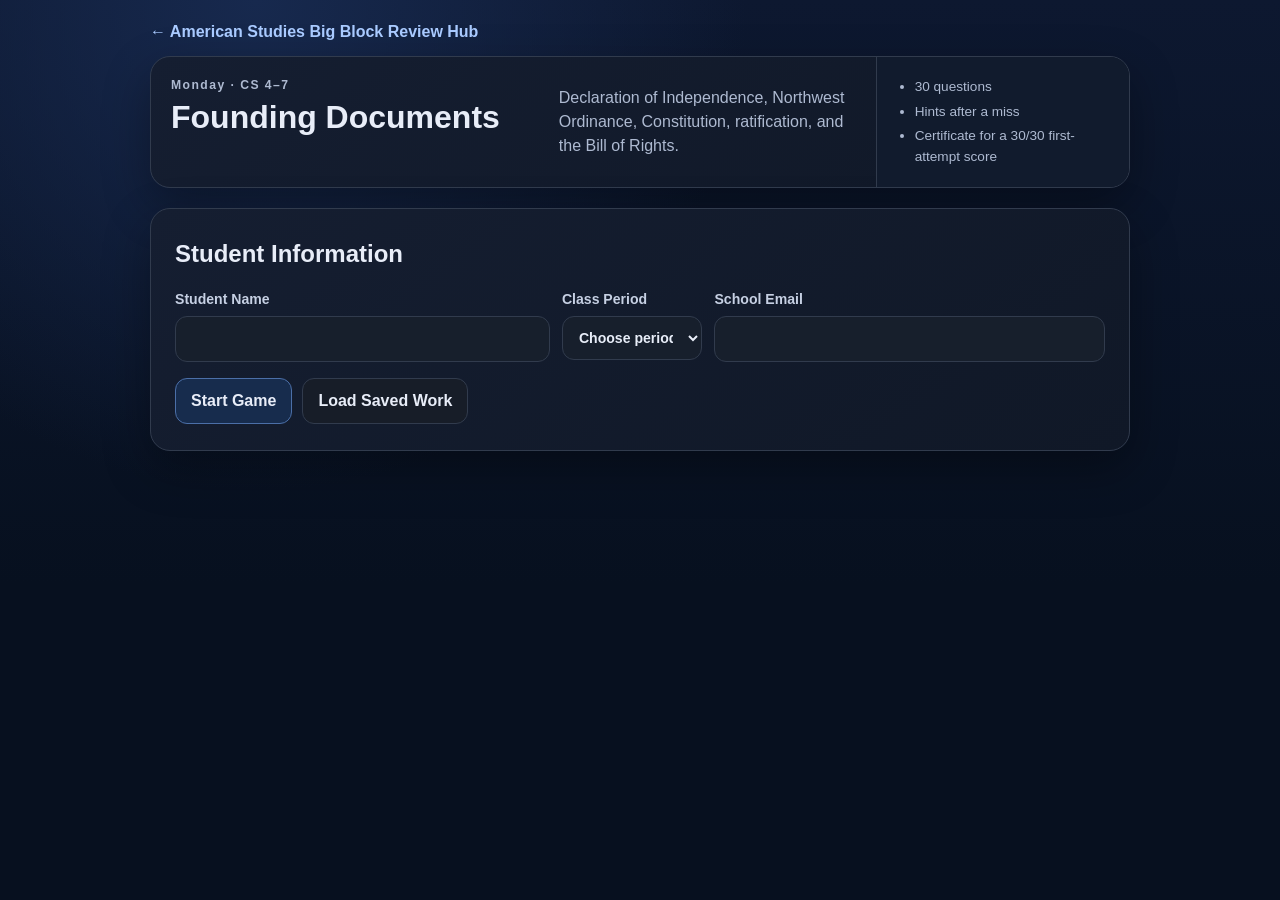
<file: games/monday-big-block-founding-documents-review.html>
<!doctype html>
<html lang="en">
<head>
  <meta charset="utf-8">
  <meta name="viewport" content="width=device-width,initial-scale=1">
  <title>Monday Big Block Review — Founding Documents</title>
  <link rel="stylesheet" href="ost-game.css?v=as-scenario-text-1">
</head>
<body>
  <main class="shell">
    <a class="back" href="../index.html">← American Studies Big Block Review Hub</a>
    <header class="hero game-intro">
      <div class="game-title">
        <div class="eyebrow">Monday · CS 4–7</div>
        <h1>Founding Documents</h1>
      </div>
      <p class="game-description">Declaration of Independence, Northwest Ordinance, Constitution, ratification, and the Bill of Rights.</p>
      <aside class="game-details" aria-label="Game details">
        <ul>
          <li>30 questions</li>
          <li>Hints after a miss</li>
          <li>Certificate for a 30/30 first-attempt score</li>
        </ul>
      </aside>
    </header>
    <section class="student-panel" id="startScreen">
      <h2>Student Information</h2>
      <form id="identity">
      <div class="fields">
      <label>Student Name<input id="studentName" autocomplete="name" required></label>
      <label>Class Period<select id="sheetPeriod" required><option value="">Choose period</option><option>1</option><option>2</option><option>3</option><option>4</option><option>5</option><option>6</option><option>7</option><option>8</option></select></label>
      <label>School Email<input id="sheetEmail" type="email" autocomplete="email" required></label></div>
      <div class="actions">
      <button type="submit">Start Game</button>
      <button type="button" class="secondary" id="load">Load Saved Work</button></div>
      <p id="startStatus" role="status"></p></form></section>
      <section class="question-panel" id="gameArea" hidden>
      <div class="question-toolbar">
      <p id="progress"></p>
      <button type="button" class="secondary" id="restart">Restart Game</button></div>
      <p id="btbCloudStatus" role="status"></p>
      <div id="question"></div>
      <p id="feedback" class="feedback" role="status"></p></section>
      <section class="completion" id="results" hidden>
      <h2>Game Results</h2>
      <p id="resultMessage"></p>
      <p id="runSummary"></p>
      <section id="certificate" class="source-box" hidden>
      <h2>100% Perfect Run</h2>
      <p id="certName" class="ticket-name"></p>
      <h3>Monday Big Block Review — Founding Documents</h3>
      <p id="certAttempts" class="ticket-attempts"></p>
      <p id="certStart"></p>
      <p id="certEnd"></p></section>
      <p id="finalStatus" role="status"></p>
      <div id="missedReview" hidden></div>
      <div class="actions">
      <button type="button" id="print" hidden>Print Certificate</button>
      <button type="button" class="secondary" id="replay">Restart Game</button></div></section>

  </main>
  <script src="basics-audit.js?v=as-big-block-1"></script>
  <script id="deck" type="application/json">
[
  {
    "id": "q01",
    "topic": "CS 4 · Declaration of Independence",
    "prompt": "Which idea from Enlightenment philosophy most influenced the Declaration of Independence?",
    "parts": [
      {
        "choices": [
          "People possess inherent natural rights that governments are formed to protect.",
          "People owe political obedience because rulers inherit authority.",
          "People gain political rights when lawmakers choose to grant them.",
          "People should give up basic rights in return for permanent royal protection."
        ],
        "keys": [
          0
        ],
        "mode": "single",
        "prompt": ""
      }
    ],
    "hint": "Think John Locke.",
    "explanation": "The Declaration follows Locke’s natural-rights theory by treating rights as inherent and making their protection a purpose of government.",
    "reading": null,
    "source": "https://education.ohio.gov/getattachment/Topics/Learning-in-Ohio/Social-Studies/Model-Curriculum-for-Social-Studies/OhiosModelCurriculumSocialStudies.pdf.aspx?lang=en-US",
    "guide": "American History, Content Statement 4. In Content Elaboration, look for declaration of independence."
  },
  {
    "id": "q02",
    "topic": "CS 4 · Declaration of Independence",
    "prompt": "Which example best illustrates consent of the governed?",
    "parts": [
      {
        "choices": [
          "Citizens elect representatives who exercise authority on their behalf.",
          "Governors appoint administrators to carry out laws already in force.",
          "Judges review executive decisions under procedures set by Congress.",
          "Legislatures divide committee assignments according to seniority rules."
        ],
        "keys": [
          0
        ],
        "mode": "single",
        "prompt": ""
      }
    ],
    "hint": "Authority comes from the people.",
    "explanation": "An elected representative holds authority because voters delegated it. An appointment can occur without that direct act of consent.",
    "reading": null,
    "source": "https://education.ohio.gov/getattachment/Topics/Learning-in-Ohio/Social-Studies/Model-Curriculum-for-Social-Studies/OhiosModelCurriculumSocialStudies.pdf.aspx?lang=en-US",
    "guide": "American History, Content Statement 4. In Content Elaboration, look for declaration of independence."
  },
  {
    "id": "q03",
    "topic": "CS 4 · Declaration of Independence",
    "prompt": "Why did the colonists list grievances against King George III?",
    "parts": [
      {
        "choices": [
          "To show that the king repeatedly violated colonial rights",
          "To propose a permanent system for governing new states",
          "To explain the economic benefits of British trade controls",
          "To list the offices needed under a new national constitution"
        ],
        "keys": [
          0
        ],
        "mode": "single",
        "prompt": ""
      }
    ],
    "hint": "The grievances justified independence.",
    "explanation": "The grievances are evidence for the Declaration’s claim that repeated abuses justified independence.",
    "reading": null,
    "source": "https://education.ohio.gov/getattachment/Topics/Learning-in-Ohio/Social-Studies/Model-Curriculum-for-Social-Studies/OhiosModelCurriculumSocialStudies.pdf.aspx?lang=en-US",
    "guide": "American History, Content Statement 4. In Content Elaboration, look for declaration of independence."
  },
  {
    "id": "q04",
    "topic": "CS 4 · Declaration of Independence",
    "prompt": "Which action best reflects the Declaration’s idea that people may alter government?",
    "parts": [
      {
        "choices": [
          "Voters amend their state constitution to change how officials are chosen.",
          "State officials issue procedural guidance under rules already in force.",
          "Judges apply an existing statute in deciding a dispute between counties.",
          "Legislators renew an appropriation under existing budget procedures."
        ],
        "keys": [
          0
        ],
        "mode": "single",
        "prompt": ""
      }
    ],
    "hint": "People can change government when rights are violated.",
    "explanation": "Changing a constitution changes the structure of government. The Declaration argues that the people may alter or replace a government that fails to secure their rights.",
    "reading": null,
    "source": "https://education.ohio.gov/getattachment/Topics/Learning-in-Ohio/Social-Studies/Model-Curriculum-for-Social-Studies/OhiosModelCurriculumSocialStudies.pdf.aspx?lang=en-US",
    "guide": "American History, Content Statement 4. In Content Elaboration, look for declaration of independence."
  },
  {
    "id": "q05",
    "topic": "CS 5 · Northwest Ordinance",
    "prompt": "Which statement best describes the purpose of the Northwest Ordinance?",
    "parts": [
      {
        "choices": [
          "To govern the territory and provide a path to statehood",
          "To divide the territory among existing state governments",
          "To establish a permanent military government in the territory",
          "To set trade rules for states already admitted to the Union"
        ],
        "keys": [
          0
        ],
        "mode": "single",
        "prompt": ""
      }
    ],
    "hint": "It organized westward expansion.",
    "explanation": "The ordinance organized a territorial government and established conditions for admission to the Union.",
    "reading": null,
    "source": "https://education.ohio.gov/getattachment/Topics/Learning-in-Ohio/Social-Studies/Model-Curriculum-for-Social-Studies/OhiosModelCurriculumSocialStudies.pdf.aspx?lang=en-US",
    "guide": "American History, Content Statement 5. In Content Elaboration, look for northwest ordinance."
  },
  {
    "id": "q06",
    "topic": "CS 5 · Northwest Ordinance",
    "prompt": "Which provision of the Northwest Ordinance supported democratic government?",
    "parts": [
      {
        "choices": [
          "Encouraging schools and public education",
          "Assigning federal courts authority over trade",
          "Setting out terms for appointing governors",
          "Surveying land for sale to private owners"
        ],
        "keys": [
          0
        ],
        "mode": "single",
        "prompt": ""
      }
    ],
    "hint": "Education strengthens citizenship.",
    "explanation": "The ordinance encouraged education as a support for good government and civic life.",
    "reading": null,
    "source": "https://education.ohio.gov/getattachment/Topics/Learning-in-Ohio/Social-Studies/Model-Curriculum-for-Social-Studies/OhiosModelCurriculumSocialStudies.pdf.aspx?lang=en-US",
    "guide": "American History, Content Statement 5. In Content Elaboration, look for northwest ordinance."
  },
  {
    "id": "q07",
    "topic": "CS 5 · Northwest Ordinance",
    "prompt": "Which outcome resulted from the Northwest Ordinance’s territorial system?",
    "parts": [
      {
        "choices": [
          "New states entered the Union on equal footing with existing states.",
          "New states remained permanently subordinate to the original states.",
          "New states joined the Union only as land governed by existing states.",
          "New states entered without authority to establish their own governments."
        ],
        "keys": [
          0
        ],
        "mode": "single",
        "prompt": ""
      }
    ],
    "hint": "The ordinance created equal states.",
    "explanation": "The ordinance’s statehood process treated admitted states as equals of the original states.",
    "reading": null,
    "source": "https://education.ohio.gov/getattachment/Topics/Learning-in-Ohio/Social-Studies/Model-Curriculum-for-Social-Studies/OhiosModelCurriculumSocialStudies.pdf.aspx?lang=en-US",
    "guide": "American History, Content Statement 5. In Content Elaboration, look for northwest ordinance."
  },
  {
    "id": "q08",
    "topic": "CS 6 · U.S. Constitution",
    "prompt": "Which principle divides power between national and state governments?",
    "parts": [
      {
        "choices": [
          "Federalism",
          "Judicial review",
          "Rule of law",
          "Popular sovereignty"
        ],
        "keys": [
          0
        ],
        "mode": "single",
        "prompt": ""
      }
    ],
    "hint": "Two levels of government share authority.",
    "explanation": "Federalism divides authority between levels of government. Separation of powers divides authority among branches.",
    "reading": null,
    "source": "https://education.ohio.gov/getattachment/Topics/Learning-in-Ohio/Social-Studies/Model-Curriculum-for-Social-Studies/OhiosModelCurriculumSocialStudies.pdf.aspx?lang=en-US",
    "guide": "American History, Content Statement 6. In Content Elaboration, look for u.s. constitution."
  },
  {
    "id": "q09",
    "topic": "CS 6 · U.S. Constitution",
    "prompt": "Congress passes a law and the president vetoes it. What principle is demonstrated?",
    "parts": [
      {
        "choices": [
          "Checks and balances",
          "Federalism",
          "Popular sovereignty",
          "Reserved powers"
        ],
        "keys": [
          0
        ],
        "mode": "single",
        "prompt": ""
      }
    ],
    "hint": "Branches limit each other.",
    "explanation": "A veto lets the executive block a bill approved by the legislature, so one branch checks another.",
    "reading": null,
    "source": "https://education.ohio.gov/getattachment/Topics/Learning-in-Ohio/Social-Studies/Model-Curriculum-for-Social-Studies/OhiosModelCurriculumSocialStudies.pdf.aspx?lang=en-US",
    "guide": "American History, Content Statement 6. In Content Elaboration, look for u.s. constitution."
  },
  {
    "id": "q10",
    "topic": "CS 6 · U.S. Constitution",
    "prompt": "Why did the framers separate powers among branches of government?",
    "parts": [
      {
        "choices": [
          "To keep any one branch from controlling all government functions",
          "To let each state select which federal laws it would enforce",
          "To make the executive independent of limits imposed by Congress",
          "To let federal courts write laws whenever Congress could not act"
        ],
        "keys": [
          0
        ],
        "mode": "single",
        "prompt": ""
      }
    ],
    "hint": "This design prevents tyranny.",
    "explanation": "Separate legislative, executive, and judicial powers reduce the risk that one institution dominates government.",
    "reading": null,
    "source": "https://education.ohio.gov/getattachment/Topics/Learning-in-Ohio/Social-Studies/Model-Curriculum-for-Social-Studies/OhiosModelCurriculumSocialStudies.pdf.aspx?lang=en-US",
    "guide": "American History, Content Statement 6. In Content Elaboration, look for u.s. constitution."
  },
  {
    "id": "q11",
    "topic": "CS 6 · U.S. Constitution",
    "prompt": "Which example best demonstrates popular sovereignty?",
    "parts": [
      {
        "choices": [
          "Voters choose members of Congress",
          "Judges appoint members of Congress",
          "Officers issue rules for military promotion",
          "Presidents appoint cabinet officials"
        ],
        "keys": [
          0
        ],
        "mode": "single",
        "prompt": ""
      }
    ],
    "hint": "Power originates with the people.",
    "explanation": "Elections demonstrate that government authority comes from the people who choose their representatives.",
    "reading": null,
    "source": "https://education.ohio.gov/getattachment/Topics/Learning-in-Ohio/Social-Studies/Model-Curriculum-for-Social-Studies/OhiosModelCurriculumSocialStudies.pdf.aspx?lang=en-US",
    "guide": "American History, Content Statement 6. In Content Elaboration, look for u.s. constitution."
  },
  {
    "id": "q12",
    "topic": "CS 7 · Ratification and the Bill of Rights",
    "prompt": "Why did Anti-Federalists oppose the Constitution initially?",
    "parts": [
      {
        "choices": [
          "They feared consolidated national power could endanger liberty.",
          "They feared state legislatures would control the national army.",
          "They thought the proposed government left Congress unable to tax.",
          "They thought stronger federal courts would weaken executive power."
        ],
        "keys": [
          0
        ],
        "mode": "single",
        "prompt": ""
      }
    ],
    "hint": "They wanted stronger protections for rights.",
    "explanation": "Anti-Federalists worried that a more powerful national government would threaten state authority and individual rights.",
    "reading": null,
    "source": "https://education.ohio.gov/getattachment/Topics/Learning-in-Ohio/Social-Studies/Model-Curriculum-for-Social-Studies/OhiosModelCurriculumSocialStudies.pdf.aspx?lang=en-US",
    "guide": "American History, Content Statement 7. In Content Elaboration, look for ratification and the bill of rights."
  },
  {
    "id": "q13",
    "topic": "CS 7 · Ratification and the Bill of Rights",
    "prompt": "Which document defended the Constitution during ratification debates?",
    "parts": [
      {
        "choices": [
          "The Federalist Papers",
          "The Articles of Confederation",
          "The Mayflower Compact",
          "The Virginia Plan"
        ],
        "keys": [
          0
        ],
        "mode": "single",
        "prompt": ""
      }
    ],
    "hint": "Written by Hamilton, Madison, and Jay.",
    "explanation": "The Federalist essays argued publicly for ratification of the proposed Constitution.",
    "reading": null,
    "source": "https://education.ohio.gov/getattachment/Topics/Learning-in-Ohio/Social-Studies/Model-Curriculum-for-Social-Studies/OhiosModelCurriculumSocialStudies.pdf.aspx?lang=en-US",
    "guide": "American History, Content Statement 7. In Content Elaboration, look for ratification and the bill of rights."
  },
  {
    "id": "q14",
    "topic": "CS 7 · Ratification and the Bill of Rights",
    "prompt": "Why was the Bill of Rights added to the Constitution?",
    "parts": [
      {
        "choices": [
          "To place explicit limits on federal power over individuals",
          "To specify which goods the national government could tax",
          "To establish how states would select presidential electors",
          "To give federal courts authority to write rules for Congress"
        ],
        "keys": [
          0
        ],
        "mode": "single",
        "prompt": ""
      }
    ],
    "hint": "Anti-Federalists demanded protections.",
    "explanation": "The first ten amendments explicitly protect liberties and restrain federal authority.",
    "reading": null,
    "source": "https://education.ohio.gov/getattachment/Topics/Learning-in-Ohio/Social-Studies/Model-Curriculum-for-Social-Studies/OhiosModelCurriculumSocialStudies.pdf.aspx?lang=en-US",
    "guide": "American History, Content Statement 7. In Content Elaboration, look for ratification and the bill of rights."
  },
  {
    "id": "q15",
    "topic": "CS 6 · U.S. Constitution",
    "prompt": "Which clause makes valid federal law controlling when it conflicts with state law?",
    "parts": [
      {
        "choices": [
          "Supremacy Clause",
          "Due Process Clause",
          "Commerce Clause",
          "Equal Protection Clause"
        ],
        "keys": [
          0
        ],
        "mode": "single",
        "prompt": ""
      }
    ],
    "hint": "Think 'highest law of the land'.",
    "explanation": "The Supremacy Clause makes valid federal law controlling when it conflicts with state law.",
    "reading": null,
    "source": "https://education.ohio.gov/getattachment/Topics/Learning-in-Ohio/Social-Studies/Model-Curriculum-for-Social-Studies/OhiosModelCurriculumSocialStudies.pdf.aspx?lang=en-US",
    "guide": "American History, Content Statement 6. In Content Elaboration, look for u.s. constitution."
  },
  {
    "id": "q16",
    "topic": "CS 7 · Ratification and the Bill of Rights",
    "prompt": "Which argument would a Federalist most likely support?",
    "parts": [
      {
        "choices": [
          "A stronger union could address problems states could not solve alone.",
          "Direct federal taxation would give the national government too much power.",
          "A standing national army would pose too great a danger to local liberties.",
          "State legislatures should keep primary responsibility for interstate trade."
        ],
        "keys": [
          0
        ],
        "mode": "single",
        "prompt": ""
      }
    ],
    "hint": "Federalists supported a stronger union.",
    "explanation": "Federalists argued that shared problems such as defense and trade required more effective national authority.",
    "reading": null,
    "source": "https://education.ohio.gov/getattachment/Topics/Learning-in-Ohio/Social-Studies/Model-Curriculum-for-Social-Studies/OhiosModelCurriculumSocialStudies.pdf.aspx?lang=en-US",
    "guide": "American History, Content Statement 7. In Content Elaboration, look for ratification and the bill of rights."
  },
  {
    "id": "q17",
    "topic": "CS 4 · Declaration of Independence",
    "prompt": "Which example reflects the Declaration’s influence on later civil rights movements?",
    "parts": [
      {
        "choices": [
          "Reformers use the promise of equality to challenge exclusion.",
          "Officials cite wartime authority to limit public gatherings.",
          "Lawmakers cite state powers to revise commercial licensing rules.",
          "Judges cite legislative precedent to determine committee rules."
        ],
        "keys": [
          0
        ],
        "mode": "single",
        "prompt": ""
      }
    ],
    "hint": "The Declaration’s ideals inspired reform.",
    "explanation": "Later reform movements used the Declaration’s equality principle to challenge the gap between stated ideals and public practice.",
    "reading": null,
    "source": "https://education.ohio.gov/getattachment/Topics/Learning-in-Ohio/Social-Studies/Model-Curriculum-for-Social-Studies/OhiosModelCurriculumSocialStudies.pdf.aspx?lang=en-US",
    "guide": "American History, Content Statement 4. In Content Elaboration, look for declaration of independence."
  },
  {
    "id": "q18",
    "topic": "CS 5 · Northwest Ordinance",
    "prompt": "Which Northwest Ordinance provision addressed slavery?",
    "parts": [
      {
        "choices": [
          "The ordinance prohibited slavery in the Northwest Territory.",
          "Territorial governors could set slavery policy.",
          "Slavery was allowed until a territory achieved statehood.",
          "The ordinance required existing states to repeal their slavery laws."
        ],
        "keys": [
          0
        ],
        "mode": "single",
        "prompt": ""
      }
    ],
    "hint": "The ordinance limited slavery.",
    "explanation": "Article VI generally prohibited slavery and involuntary servitude in the territory, with an exception for criminal punishment.",
    "reading": null,
    "source": "https://education.ohio.gov/getattachment/Topics/Learning-in-Ohio/Social-Studies/Model-Curriculum-for-Social-Studies/OhiosModelCurriculumSocialStudies.pdf.aspx?lang=en-US",
    "guide": "American History, Content Statement 5. In Content Elaboration, look for northwest ordinance."
  },
  {
    "id": "q19",
    "topic": "CS 4 · Declaration of Independence",
    "prompt": "Which phrase summarizes the Declaration’s philosophy?",
    "parts": [
      {
        "choices": [
          "Government exists to secure natural rights.",
          "Government grants rights as a reward for obedience.",
          "Government derives its authority from inherited rank.",
          "Government can define equality through limits on voting."
        ],
        "keys": [
          0
        ],
        "mode": "single",
        "prompt": ""
      }
    ],
    "hint": "Government protects rights.",
    "explanation": "The Declaration treats rights as inherent and identifies their protection as the reason governments are instituted.",
    "reading": null,
    "source": "https://education.ohio.gov/getattachment/Topics/Learning-in-Ohio/Social-Studies/Model-Curriculum-for-Social-Studies/OhiosModelCurriculumSocialStudies.pdf.aspx?lang=en-US",
    "guide": "American History, Content Statement 4. In Content Elaboration, look for declaration of independence."
  },
  {
    "id": "q20",
    "topic": "CS 6 · U.S. Constitution",
    "prompt": "Which concept allows Congress to make laws necessary to carry out its powers?",
    "parts": [
      {
        "choices": [
          "Necessary and Proper Clause",
          "Full Faith and Credit Clause",
          "Commerce Clause",
          "Equal Protection Clause"
        ],
        "keys": [
          0
        ],
        "mode": "single",
        "prompt": ""
      }
    ],
    "hint": "Implied powers.",
    "explanation": "The Necessary and Proper Clause lets Congress choose means to carry out its enumerated powers.",
    "reading": null,
    "source": "https://education.ohio.gov/getattachment/Topics/Learning-in-Ohio/Social-Studies/Model-Curriculum-for-Social-Studies/OhiosModelCurriculumSocialStudies.pdf.aspx?lang=en-US",
    "guide": "American History, Content Statement 6. In Content Elaboration, look for u.s. constitution."
  },
  {
    "id": "q21",
    "topic": "CS 6 · U.S. Constitution",
    "prompt": "Which situation most directly illustrates a constitutional limit being enforced?",
    "parts": [
      {
        "choices": [
          "A court prevents federal officials from exceeding a legal power.",
          "A state and Congress collect taxes under separate authority.",
          "An agency enforces a rule within a federally assigned program.",
          "A legislature fills a vacancy according to its election calendar."
        ],
        "keys": [
          0
        ],
        "mode": "single",
        "prompt": ""
      }
    ],
    "hint": "Government power has limits.",
    "explanation": "The court enforces a legal boundary that even federal officials must obey.",
    "reading": null,
    "source": "https://education.ohio.gov/getattachment/Topics/Learning-in-Ohio/Social-Studies/Model-Curriculum-for-Social-Studies/OhiosModelCurriculumSocialStudies.pdf.aspx?lang=en-US",
    "guide": "American History, Content Statement 6. In Content Elaboration, look for u.s. constitution."
  },
  {
    "id": "q22",
    "topic": "CS 6 · U.S. Constitution",
    "prompt": "Which example shows federalism in practice?",
    "parts": [
      {
        "choices": [
          "States run public schools while the federal government directs diplomacy.",
          "Congress writes a law and an executive agency carries out its provisions.",
          "The House and Senate approve the same bill before sending it to the president.",
          "Voters select candidates to fill vacancies in the House of Representatives."
        ],
        "keys": [
          0
        ],
        "mode": "single",
        "prompt": ""
      }
    ],
    "hint": "Different levels handle different responsibilities.",
    "explanation": "The division between state education policy and national diplomacy illustrates authority distributed between levels.",
    "reading": null,
    "source": "https://education.ohio.gov/getattachment/Topics/Learning-in-Ohio/Social-Studies/Model-Curriculum-for-Social-Studies/OhiosModelCurriculumSocialStudies.pdf.aspx?lang=en-US",
    "guide": "American History, Content Statement 6. In Content Elaboration, look for u.s. constitution."
  },
  {
    "id": "q23",
    "topic": "CS 5 · Northwest Ordinance",
    "prompt": "Which right was protected in the Northwest Territory under the Northwest Ordinance?",
    "parts": [
      {
        "choices": [
          "The right to a jury trial in territorial courts",
          "The right to elect the governor of the territory",
          "The right to vote regardless of property ownership",
          "The right to send voting representatives to Congress"
        ],
        "keys": [
          0
        ],
        "mode": "single",
        "prompt": ""
      }
    ],
    "hint": "The ordinance included civil-liberty protections.",
    "explanation": "The ordinance’s Article II protected jury trials and other legal safeguards for territorial residents.",
    "reading": null,
    "source": "https://education.ohio.gov/getattachment/Topics/Learning-in-Ohio/Social-Studies/Model-Curriculum-for-Social-Studies/OhiosModelCurriculumSocialStudies.pdf.aspx?lang=en-US",
    "guide": "American History, Content Statement 5. In Content Elaboration, look for northwest ordinance."
  },
  {
    "id": "q24",
    "topic": "CS 5 · Northwest Ordinance",
    "prompt": "Which example best reflects the Northwest Ordinance’s protection of civil liberties?",
    "parts": [
      {
        "choices": [
          "A resident worships according to their own beliefs.",
          "A resident petitions to change municipal tax rates.",
          "A resident inherits land through a family trust.",
          "A resident runs for a seat in the state legislature."
        ],
        "keys": [
          0
        ],
        "mode": "single",
        "prompt": ""
      }
    ],
    "hint": "Think about specific freedoms protected in the territory.",
    "explanation": "Article I protected peaceful exercise of religion, a precedent for protecting religious liberty.",
    "reading": null,
    "source": "https://education.ohio.gov/getattachment/Topics/Learning-in-Ohio/Social-Studies/Model-Curriculum-for-Social-Studies/OhiosModelCurriculumSocialStudies.pdf.aspx?lang=en-US",
    "guide": "American History, Content Statement 5. In Content Elaboration, look for northwest ordinance."
  },
  {
    "id": "q25",
    "topic": "CS 5 · Northwest Ordinance",
    "prompt": "Which development best demonstrates institution-building encouraged by the Northwest Ordinance?",
    "parts": [
      {
        "choices": [
          "Establishing schools in newly settled communities",
          "Appointing governors for neighboring states",
          "Creating a national army to enforce state laws",
          "Building forts to house permanent territorial courts"
        ],
        "keys": [
          0
        ],
        "mode": "single",
        "prompt": ""
      }
    ],
    "hint": "The ordinance encouraged organized community growth.",
    "explanation": "Article III encouraged schools as part of building stable communities with good government.",
    "reading": null,
    "source": "https://education.ohio.gov/getattachment/Topics/Learning-in-Ohio/Social-Studies/Model-Curriculum-for-Social-Studies/OhiosModelCurriculumSocialStudies.pdf.aspx?lang=en-US",
    "guide": "American History, Content Statement 5. In Content Elaboration, look for northwest ordinance."
  },
  {
    "id": "q26",
    "topic": "CS 5 · Northwest Ordinance",
    "prompt": "Which effect did the Northwest Ordinance have on the development of new states?",
    "parts": [
      {
        "choices": [
          "Territories followed a process to become states with republican governments.",
          "Territories became congressional districts inside the original states.",
          "Territories chose whether to join the Union or join a foreign nation.",
          "Territories entered without creating representative state governments."
        ],
        "keys": [
          0
        ],
        "mode": "single",
        "prompt": ""
      }
    ],
    "hint": "It created a path from territory to statehood.",
    "explanation": "The ordinance linked the admission of new states to a republican form of government.",
    "reading": null,
    "source": "https://education.ohio.gov/getattachment/Topics/Learning-in-Ohio/Social-Studies/Model-Curriculum-for-Social-Studies/OhiosModelCurriculumSocialStudies.pdf.aspx?lang=en-US",
    "guide": "American History, Content Statement 5. In Content Elaboration, look for northwest ordinance."
  },
  {
    "id": "q27",
    "topic": "CS 6 · U.S. Constitution",
    "prompt": "Which situation best demonstrates that government must follow laws established in the Constitution?",
    "parts": [
      {
        "choices": [
          "Officials are barred from acting beyond powers granted by law.",
          "Officials are allowed to add powers by issuing agency rules.",
          "Officials may set aside constitutional limits by majority vote.",
          "Officials may treat their election as authority to expand their powers."
        ],
        "keys": [
          0
        ],
        "mode": "single",
        "prompt": ""
      }
    ],
    "hint": "This is the heart of limited government.",
    "explanation": "A written constitution limits what officials may do regardless of the office they hold.",
    "reading": null,
    "source": "https://education.ohio.gov/getattachment/Topics/Learning-in-Ohio/Social-Studies/Model-Curriculum-for-Social-Studies/OhiosModelCurriculumSocialStudies.pdf.aspx?lang=en-US",
    "guide": "American History, Content Statement 6. In Content Elaboration, look for u.s. constitution."
  },
  {
    "id": "q28",
    "topic": "CS 7 · Ratification and the Bill of Rights",
    "prompt": "Which argument did Anti-Federalists most strongly support during ratification?",
    "parts": [
      {
        "choices": [
          "Adopt explicit protections against federal violations of liberty.",
          "Approve national taxes to maintain a permanent federal army.",
          "Give Congress broader powers before limiting federal authority.",
          "Treat the separation of powers as sufficient to protect liberty."
        ],
        "keys": [
          0
        ],
        "mode": "single",
        "prompt": ""
      }
    ],
    "hint": "Their biggest concern was protection of individual rights.",
    "explanation": "Anti-Federalists argued that written guarantees were needed to guard against federal abuses.",
    "reading": null,
    "source": "https://education.ohio.gov/getattachment/Topics/Learning-in-Ohio/Social-Studies/Model-Curriculum-for-Social-Studies/OhiosModelCurriculumSocialStudies.pdf.aspx?lang=en-US",
    "guide": "American History, Content Statement 7. In Content Elaboration, look for ratification and the bill of rights."
  },
  {
    "id": "q29",
    "topic": "CS 7 · Ratification and the Bill of Rights",
    "prompt": "Why did Federalists favor a stronger national government under the Constitution?",
    "parts": [
      {
        "choices": [
          "The Articles left Congress too weak to solve shared national problems.",
          "The Articles gave Congress too much authority over trade and taxation.",
          "The Articles gave a national executive too great a role in lawmaking.",
          "The Articles allowed federal courts to reverse too many state decisions."
        ],
        "keys": [
          0
        ],
        "mode": "single",
        "prompt": ""
      }
    ],
    "hint": "They thought the Articles were ineffective.",
    "explanation": "Under the Articles, Congress lacked reliable revenue and broad authority to regulate interstate commerce, among other limits.",
    "reading": null,
    "source": "https://education.ohio.gov/getattachment/Topics/Learning-in-Ohio/Social-Studies/Model-Curriculum-for-Social-Studies/OhiosModelCurriculumSocialStudies.pdf.aspx?lang=en-US",
    "guide": "American History, Content Statement 7. In Content Elaboration, look for ratification and the bill of rights."
  },
  {
    "id": "q30",
    "topic": "CS 7 · Ratification and the Bill of Rights",
    "prompt": "Which outcome best demonstrates compromise during the ratification debate?",
    "parts": [
      {
        "choices": [
          "States ratified the Constitution, and Congress later proposed a bill of rights.",
          "The Convention adopted a bill of rights, and the states rejected the new Constitution.",
          "The states ratified the Constitution after Congress agreed to dissolve the federal courts.",
          "The Convention delayed ratification until every state adopted the same bill of rights."
        ],
        "keys": [
          0
        ],
        "mode": "single",
        "prompt": ""
      }
    ],
    "hint": "Think about how Federalist and Anti-Federalist concerns were balanced.",
    "explanation": "Commitments to consider amendments helped win support for ratification. The first Congress then proposed the amendments that became the Bill of Rights.",
    "reading": null,
    "source": "https://education.ohio.gov/getattachment/Topics/Learning-in-Ohio/Social-Studies/Model-Curriculum-for-Social-Studies/OhiosModelCurriculumSocialStudies.pdf.aspx?lang=en-US",
    "guide": "American History, Content Statement 7. In Content Elaboration, look for ratification and the bill of rights."
  }
]
  </script>
  <script src="ost-game.js?v=as-big-block-1"></script>
</body>
</html>
</file>
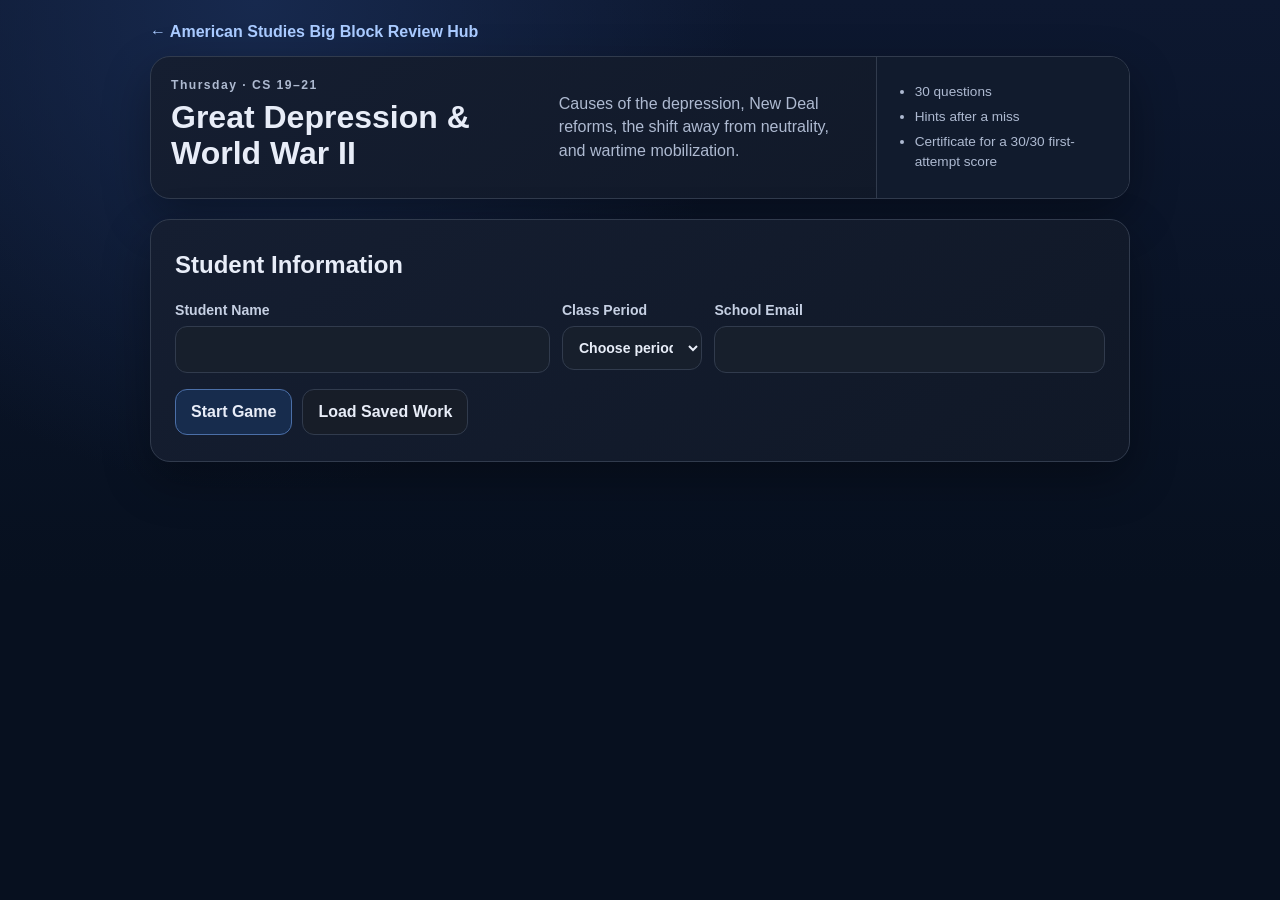
<file: games/thursday-big-block-great-depression-wwii-review.html>
<!doctype html>
<html lang="en">
<head>
  <meta charset="utf-8">
  <meta name="viewport" content="width=device-width,initial-scale=1">
  <title>Thursday Big Block Review — Great Depression &amp; World War II</title>
  <link rel="stylesheet" href="ost-game.css?v=as-scenario-text-1">
</head>
<body>
  <main class="shell">
    <a class="back" href="../index.html">← American Studies Big Block Review Hub</a>
    <header class="hero game-intro">
      <div class="game-title">
        <div class="eyebrow">Thursday · CS 19–21</div>
        <h1>Great Depression &amp; World War II</h1>
      </div>
      <p class="game-description">Causes of the depression, New Deal reforms, the shift away from neutrality, and wartime mobilization.</p>
      <aside class="game-details" aria-label="Game details">
        <ul>
          <li>30 questions</li>
          <li>Hints after a miss</li>
          <li>Certificate for a 30/30 first-attempt score</li>
        </ul>
      </aside>
    </header>
    <section class="student-panel" id="startScreen">
      <h2>Student Information</h2>
      <form id="identity">
      <div class="fields">
      <label>Student Name<input id="studentName" autocomplete="name" required></label>
      <label>Class Period<select id="sheetPeriod" required><option value="">Choose period</option><option>1</option><option>2</option><option>3</option><option>4</option><option>5</option><option>6</option><option>7</option><option>8</option></select></label>
      <label>School Email<input id="sheetEmail" type="email" autocomplete="email" required></label></div>
      <div class="actions">
      <button type="submit">Start Game</button>
      <button type="button" class="secondary" id="load">Load Saved Work</button></div>
      <p id="startStatus" role="status"></p></form></section>
      <section class="question-panel" id="gameArea" hidden>
      <div class="question-toolbar">
      <p id="progress"></p>
      <button type="button" class="secondary" id="restart">Restart Game</button></div>
      <p id="btbCloudStatus" role="status"></p>
      <div id="question"></div>
      <p id="feedback" class="feedback" role="status"></p></section>
      <section class="completion" id="results" hidden>
      <h2>Game Results</h2>
      <p id="resultMessage"></p>
      <p id="runSummary"></p>
      <section id="certificate" class="source-box" hidden>
      <h2>100% Perfect Run</h2>
      <p id="certName" class="ticket-name"></p>
      <h3>Thursday Big Block Review — Great Depression &amp; World War II</h3>
      <p id="certAttempts" class="ticket-attempts"></p>
      <p id="certStart"></p>
      <p id="certEnd"></p></section>
      <p id="finalStatus" role="status"></p>
      <div id="missedReview" hidden></div>
      <div class="actions">
      <button type="button" id="print" hidden>Print Certificate</button>
      <button type="button" class="secondary" id="replay">Restart Game</button></div></section>

  </main>
  <script src="basics-audit.js?v=as-big-block-1"></script>
  <script id="deck" type="application/json">
[
  {
    "id": "q01",
    "topic": "CS 19 · Great Depression and the New Deal",
    "prompt": "Which pre-Depression behavior made the stock market especially unstable?",
    "parts": [
      {
        "choices": [
          "Buying stocks on margin during a wave of market speculation",
          "Insuring bank deposits before a financial panic",
          "Requiring market disclosures before shares could be sold",
          "Using federal loans to stabilize prices for agricultural commodities"
        ],
        "keys": [
          0
        ],
        "mode": "single",
        "prompt": ""
      }
    ],
    "hint": "Think about buying stocks with money you do not actually have.",
    "explanation": "Purchases on margin made losses spread faster when prices fell because buyers still owed their lenders.",
    "reading": null,
    "source": "https://education.ohio.gov/getattachment/Topics/Learning-in-Ohio/Social-Studies/Model-Curriculum-for-Social-Studies/OhiosModelCurriculumSocialStudies.pdf.aspx?lang=en-US",
    "guide": "American History, Content Statement 19. In Content Elaboration, look for great depression and the new deal."
  },
  {
    "id": "q02",
    "topic": "CS 19 · Great Depression and the New Deal",
    "prompt": "Select all factors that contributed to the Great Depression.",
    "parts": [
      {
        "choices": [
          "speculation in the stock market",
          "growing reliance on consumer debt",
          "excessive bank lending",
          "widespread federal deposit insurance"
        ],
        "keys": [
          0,
          1,
          2
        ],
        "mode": "multi",
        "prompt": ""
      }
    ],
    "hint": "Three of these describe economic weakness, not strength.",
    "explanation": "Examples include speculation in the stock market, growing reliance on consumer debt, excessive bank lending.",
    "reading": null,
    "source": "https://education.ohio.gov/getattachment/Topics/Learning-in-Ohio/Social-Studies/Model-Curriculum-for-Social-Studies/OhiosModelCurriculumSocialStudies.pdf.aspx?lang=en-US",
    "guide": "American History, Content Statement 19. In Content Elaboration, look for great depression and the new deal."
  },
  {
    "id": "q03",
    "topic": "CS 19 · Great Depression and the New Deal",
    "prompt": "Complete the statement.",
    "parts": [
      {
        "choices": [
          "reduced",
          "expanded",
          "ignored"
        ],
        "keys": [
          0
        ],
        "mode": "select",
        "prompt": "Blank 1"
      },
      {
        "choices": [
          "easier",
          "illegal",
          "free"
        ],
        "keys": [
          0
        ],
        "mode": "select",
        "prompt": "Blank 2"
      }
    ],
    "hint": "Think: tighter money made repayment harder, not easier.",
    "explanation": "The Great Depression deepened when banks failed and the Federal Reserve reduced the money supply instead of making credit easier.",
    "reading": "The Great Depression deepened when banks failed and the Federal Reserve ____ the money supply instead of making credit ____.",
    "source": "https://education.ohio.gov/getattachment/Topics/Learning-in-Ohio/Social-Studies/Model-Curriculum-for-Social-Studies/OhiosModelCurriculumSocialStudies.pdf.aspx?lang=en-US",
    "guide": "American History, Content Statement 19. In Content Elaboration, look for great depression and the new deal."
  },
  {
    "id": "q04",
    "topic": "CS 19 · Great Depression and the New Deal",
    "prompt": "Which economic problem is best illustrated by the passage?",
    "parts": [
      {
        "choices": [
          "consumer reliance on installment debt",
          "bank losses on stock inventories",
          "falling federal purchases of farm goods",
          "speculative investment in land prices"
        ],
        "keys": [
          0
        ],
        "mode": "single",
        "prompt": ""
      }
    ],
    "hint": "The key idea is money people owed on credit purchases.",
    "explanation": "Buying on credit left households owing payments even when wages and employment fell.",
    "reading": "Many Americans borrowed heavily during the 1920s. When businesses failed and unemployment rose, families struggled to repay what they owed.",
    "source": "https://education.ohio.gov/getattachment/Topics/Learning-in-Ohio/Social-Studies/Model-Curriculum-for-Social-Studies/OhiosModelCurriculumSocialStudies.pdf.aspx?lang=en-US",
    "guide": "American History, Content Statement 19. In Content Elaboration, look for great depression and the new deal."
  },
  {
    "id": "q05",
    "topic": "CS 19 · Great Depression and the New Deal",
    "prompt": "Answer both parts.",
    "parts": [
      {
        "choices": [
          "Depositors lost savings and businesses had less access to credit.",
          "Depositors kept their balances and firms gained cheaper financing.",
          "Regulators directed newly available bank credit toward consumers.",
          "Investors used the closing banks to finance industrial expansion."
        ],
        "keys": [
          0
        ],
        "mode": "single",
        "prompt": "Part A: Why did bank failures worsen the Great Depression?"
      },
      {
        "choices": [
          "Communities with closed banks reported fewer loans and frozen deposits.",
          "Communities with closed banks reported increased borrowing by employers.",
          "Consumers in areas hit by closures raised their household spending.",
          "Companies in areas hit by closures expanded their investments quickly."
        ],
        "keys": [
          0
        ],
        "mode": "single",
        "prompt": "Part B: Which evidence best supports the answer to Part A?"
      }
    ],
    "hint": "Think about what happens when savings disappear and loans dry up.",
    "explanation": "Bank failures subjected depositors to losses or delays and reduced loans available to households and firms.",
    "reading": null,
    "source": "https://education.ohio.gov/getattachment/Topics/Learning-in-Ohio/Social-Studies/Model-Curriculum-for-Social-Studies/OhiosModelCurriculumSocialStudies.pdf.aspx?lang=en-US",
    "guide": "American History, Content Statement 19. In Content Elaboration, look for great depression and the new deal."
  },
  {
    "id": "q06",
    "topic": "CS 19 · Great Depression and the New Deal",
    "prompt": "What is the main job of the Federal Reserve System?",
    "parts": [
      {
        "choices": [
          "Manage monetary conditions and supervise parts of the banking system.",
          "Set federal income tax rates and approve government spending levels.",
          "Insure all stock purchases against losses when markets turn down.",
          "Write corporate disclosure rules and manage stock exchange listings."
        ],
        "keys": [
          0
        ],
        "mode": "single",
        "prompt": ""
      }
    ],
    "hint": "This institution is tied to money and credit, not foreign policy.",
    "explanation": "The Fed conducts monetary policy and helps oversee banks. Congress and the president handle federal taxes and spending.",
    "reading": null,
    "source": "https://education.ohio.gov/getattachment/Topics/Learning-in-Ohio/Social-Studies/Model-Curriculum-for-Social-Studies/OhiosModelCurriculumSocialStudies.pdf.aspx?lang=en-US",
    "guide": "American History, Content Statement 19. In Content Elaboration, look for great depression and the new deal."
  },
  {
    "id": "q07",
    "topic": "CS 19 · Great Depression and the New Deal",
    "prompt": "How did Federal Reserve policy make Depression conditions worse?",
    "parts": [
      {
        "choices": [
          "It failed to stem bank failures and the severe contraction of the money supply.",
          "It lent so freely that inflation accelerated for years.",
          "It expanded the money supply fast enough to raise wages sharply.",
          "It required banks to forgive borrowers’ loans before the crisis worsened."
        ],
        "keys": [
          0
        ],
        "mode": "single",
        "prompt": ""
      }
    ],
    "hint": "Less available money made debt repayment more difficult.",
    "explanation": "Bank failures and a shrinking money supply deepened the downturn. The Fed did not respond strongly enough to stop the contraction.",
    "reading": null,
    "source": "https://education.ohio.gov/getattachment/Topics/Learning-in-Ohio/Social-Studies/Model-Curriculum-for-Social-Studies/OhiosModelCurriculumSocialStudies.pdf.aspx?lang=en-US",
    "guide": "American History, Content Statement 19. In Content Elaboration, look for great depression and the new deal."
  },
  {
    "id": "q08",
    "topic": "CS 19 · Great Depression and the New Deal",
    "prompt": "What were the three main goals of the New Deal?",
    "parts": [
      {
        "choices": [
          "relief, recovery, and reform",
          "freedom, equality, and justice",
          "trade, tariffs, and treaties",
          "war, victory, and alliance"
        ],
        "keys": [
          0
        ],
        "mode": "single",
        "prompt": ""
      }
    ],
    "hint": "The answer is the classic 'Three R's.'",
    "explanation": "Relief addressed immediate hardship, recovery aimed to revive the economy, and reform sought to prevent future crises.",
    "reading": null,
    "source": "https://education.ohio.gov/getattachment/Topics/Learning-in-Ohio/Social-Studies/Model-Curriculum-for-Social-Studies/OhiosModelCurriculumSocialStudies.pdf.aspx?lang=en-US",
    "guide": "American History, Content Statement 19. In Content Elaboration, look for great depression and the new deal."
  },
  {
    "id": "q09",
    "topic": "CS 19 · Great Depression and the New Deal",
    "prompt": "Which New Deal reform was created to protect bank deposits?",
    "parts": [
      {
        "choices": [
          "Federal Deposit Insurance Corporation",
          "Securities and Exchange Commission",
          "Works Progress Administration",
          "National Labor Relations Board"
        ],
        "keys": [
          0
        ],
        "mode": "single",
        "prompt": ""
      }
    ],
    "hint": "This one restored confidence in banks by insuring savings.",
    "explanation": "Federal deposit insurance helped restore confidence by protecting eligible deposits if a bank failed.",
    "reading": null,
    "source": "https://education.ohio.gov/getattachment/Topics/Learning-in-Ohio/Social-Studies/Model-Curriculum-for-Social-Studies/OhiosModelCurriculumSocialStudies.pdf.aspx?lang=en-US",
    "guide": "American History, Content Statement 19. In Content Elaboration, look for great depression and the new deal."
  },
  {
    "id": "q10",
    "topic": "CS 19 · Great Depression and the New Deal",
    "prompt": "Which agency was created to regulate the stock market?",
    "parts": [
      {
        "choices": [
          "SEC",
          "CCC",
          "NRA",
          "PWA"
        ],
        "keys": [
          0
        ],
        "mode": "single",
        "prompt": ""
      }
    ],
    "hint": "Think of the agency tied to securities and fraud prevention.",
    "explanation": "The SEC oversees securities markets and enforces federal rules governing securities.",
    "reading": null,
    "source": "https://education.ohio.gov/getattachment/Topics/Learning-in-Ohio/Social-Studies/Model-Curriculum-for-Social-Studies/OhiosModelCurriculumSocialStudies.pdf.aspx?lang=en-US",
    "guide": "American History, Content Statement 19. In Content Elaboration, look for great depression and the new deal."
  },
  {
    "id": "q11",
    "topic": "CS 19 · Great Depression and the New Deal",
    "prompt": "Which two New Deal reforms addressed banking or securities markets directly?",
    "parts": [
      {
        "choices": [
          "Social Security Act",
          "Federal Deposit Insurance Corporation",
          "Securities and Exchange Commission",
          "Civilian Conservation Corps"
        ],
        "keys": [
          1,
          2
        ],
        "mode": "multi",
        "prompt": ""
      }
    ],
    "hint": "One protected certain deposits. The other oversaw securities markets.",
    "explanation": "The FDIC insured eligible bank deposits, and the SEC regulated securities markets.",
    "reading": null,
    "source": "https://education.ohio.gov/getattachment/Topics/Learning-in-Ohio/Social-Studies/Model-Curriculum-for-Social-Studies/OhiosModelCurriculumSocialStudies.pdf.aspx?lang=en-US",
    "guide": "American History, Content Statement 19. In Content Elaboration, look for great depression and the new deal."
  },
  {
    "id": "q12",
    "topic": "CS 19 · Great Depression and the New Deal",
    "prompt": "Complete the statement.",
    "parts": [
      {
        "choices": [
          "elderly",
          "railroads",
          "stockbrokers"
        ],
        "keys": [
          0
        ],
        "mode": "select",
        "prompt": "Blank 1"
      },
      {
        "choices": [
          "jobs",
          "immigration quotas",
          "prohibition"
        ],
        "keys": [
          0
        ],
        "mode": "select",
        "prompt": "Blank 2"
      }
    ],
    "hint": "One blank is about retirement security, the other about work relief.",
    "explanation": "The Social Security Act expanded the role of the federal government by providing long-term support for the elderly while public works programs created jobs for unemployed workers.",
    "reading": "The Social Security Act expanded the role of the federal government by providing long-term support for the ____ while public works programs created ____ for unemployed workers.",
    "source": "https://education.ohio.gov/getattachment/Topics/Learning-in-Ohio/Social-Studies/Model-Curriculum-for-Social-Studies/OhiosModelCurriculumSocialStudies.pdf.aspx?lang=en-US",
    "guide": "American History, Content Statement 19. In Content Elaboration, look for great depression and the new deal."
  },
  {
    "id": "q13",
    "topic": "CS 19 · Great Depression and the New Deal",
    "prompt": "Which larger New Deal approach is best reflected here?",
    "parts": [
      {
        "choices": [
          "employment relief through government public works",
          "financial reform through federal deposit insurance",
          "agricultural recovery through restrictions on output",
          "labor reform through collective bargaining protections"
        ],
        "keys": [
          0
        ],
        "mode": "single",
        "prompt": ""
      }
    ],
    "hint": "The focus is government-funded work projects.",
    "explanation": "Public works programs provided employment while building or improving facilities for public use.",
    "reading": "The federal government hired unemployed workers to build roads, parks, schools, and other public projects.",
    "source": "https://education.ohio.gov/getattachment/Topics/Learning-in-Ohio/Social-Studies/Model-Curriculum-for-Social-Studies/OhiosModelCurriculumSocialStudies.pdf.aspx?lang=en-US",
    "guide": "American History, Content Statement 19. In Content Elaboration, look for great depression and the new deal."
  },
  {
    "id": "q14",
    "topic": "CS 19 · Great Depression and the New Deal",
    "prompt": "Answer both parts.",
    "parts": [
      {
        "choices": [
          "The crisis prompted national action on unemployment and financial instability.",
          "The crisis prompted Washington to return most banking oversight to states.",
          "The crisis shifted responsibility for economic recovery to private charities.",
          "The crisis led Congress to phase out jobs programs and retirement programs."
        ],
        "keys": [
          0
        ],
        "mode": "single",
        "prompt": "Part A: Why did New Deal legislation expand the role of the federal government?"
      },
      {
        "choices": [
          "Congress created deposit insurance, work programs, and retirement benefits.",
          "Congress transferred securities supervision from federal offices to banks.",
          "Congress assigned wartime purchasing to companies without public oversight.",
          "Congress limited its response to negotiating lower tariffs with trading partners."
        ],
        "keys": [
          0
        ],
        "mode": "single",
        "prompt": "Part B: Which evidence best supports the answer to Part A?"
      }
    ],
    "hint": "Think about the number of new agencies and responsibilities created.",
    "explanation": "The New Deal broadened federal responsibilities through banking oversight, work relief, and retirement insurance.",
    "reading": null,
    "source": "https://education.ohio.gov/getattachment/Topics/Learning-in-Ohio/Social-Studies/Model-Curriculum-for-Social-Studies/OhiosModelCurriculumSocialStudies.pdf.aspx?lang=en-US",
    "guide": "American History, Content Statement 19. In Content Elaboration, look for great depression and the new deal."
  },
  {
    "id": "q15",
    "topic": "CS 20 · From isolation to war",
    "prompt": "What was the main purpose of the Neutrality Acts?",
    "parts": [
      {
        "choices": [
          "Reduce the risk that trade and lending would draw the U.S. into war.",
          "Guarantee that American lenders could finance countries at war.",
          "Authorize war whenever American ships entered foreign waters.",
          "Expand U.S. troop deployments near countries involved in combat."
        ],
        "keys": [
          0
        ],
        "mode": "single",
        "prompt": ""
      }
    ],
    "hint": "These laws reflected the desire to avoid repeating World War I involvement.",
    "explanation": "The Neutrality Acts tried to keep commercial and financial ties from drawing the country into another foreign war.",
    "reading": null,
    "source": "https://education.ohio.gov/getattachment/Topics/Learning-in-Ohio/Social-Studies/Model-Curriculum-for-Social-Studies/OhiosModelCurriculumSocialStudies.pdf.aspx?lang=en-US",
    "guide": "American History, Content Statement 20. In Content Elaboration, look for from isolation to war."
  },
  {
    "id": "q16",
    "topic": "CS 20 · From isolation to war",
    "prompt": "Which policy marked an early shift away from strict neutrality?",
    "parts": [
      {
        "choices": [
          "Cash-and-Carry provisions",
          "the 1935 arms embargo",
          "the Johnson Act’s lending restrictions",
          "the Neutrality Act’s travel restrictions"
        ],
        "keys": [
          0
        ],
        "mode": "single",
        "prompt": ""
      }
    ],
    "hint": "It allowed nations to pay cash and transport goods themselves.",
    "explanation": "Cash-and-Carry let eligible belligerents buy goods if they paid upfront and carried them away in their own vessels.",
    "reading": null,
    "source": "https://education.ohio.gov/getattachment/Topics/Learning-in-Ohio/Social-Studies/Model-Curriculum-for-Social-Studies/OhiosModelCurriculumSocialStudies.pdf.aspx?lang=en-US",
    "guide": "American History, Content Statement 20. In Content Elaboration, look for from isolation to war."
  },
  {
    "id": "q17",
    "topic": "CS 20 · From isolation to war",
    "prompt": "Select the three measures that moved U.S. policy away from strict neutrality before it entered World War II.",
    "parts": [
      {
        "choices": [
          "Cash-and-Carry",
          "Lend-Lease Act",
          "Atlantic Charter",
          "the arms embargo of 1935"
        ],
        "keys": [
          0,
          1,
          2
        ],
        "mode": "multi",
        "prompt": ""
      }
    ],
    "hint": "Three involve wartime foreign policy, one does not.",
    "explanation": "Examples include Cash-and-Carry, Lend-Lease Act, Atlantic Charter.",
    "reading": null,
    "source": "https://education.ohio.gov/getattachment/Topics/Learning-in-Ohio/Social-Studies/Model-Curriculum-for-Social-Studies/OhiosModelCurriculumSocialStudies.pdf.aspx?lang=en-US",
    "guide": "American History, Content Statement 20. In Content Elaboration, look for from isolation to war."
  },
  {
    "id": "q18",
    "topic": "CS 20 · From isolation to war",
    "prompt": "Complete the statement.",
    "parts": [
      {
        "choices": [
          "neutral",
          "industrial",
          "segregated"
        ],
        "keys": [
          0
        ],
        "mode": "select",
        "prompt": "Blank 1"
      },
      {
        "choices": [
          "Lend-Lease",
          "Prohibition",
          "the Dawes Act"
        ],
        "keys": [
          0
        ],
        "mode": "select",
        "prompt": "Blank 2"
      }
    ],
    "hint": "The first blank is a foreign policy stance; the second is aid to Allies.",
    "explanation": "The United States first tried to remain neutral in the 1930s, but later used Lend-Lease to aid countries fighting fascism.",
    "reading": "The United States first tried to remain ____ in the 1930s, but later used ____ to aid countries fighting fascism.",
    "source": "https://education.ohio.gov/getattachment/Topics/Learning-in-Ohio/Social-Studies/Model-Curriculum-for-Social-Studies/OhiosModelCurriculumSocialStudies.pdf.aspx?lang=en-US",
    "guide": "American History, Content Statement 20. In Content Elaboration, look for from isolation to war."
  },
  {
    "id": "q19",
    "topic": "CS 20 · From isolation to war",
    "prompt": "Which idea best explains the passage?",
    "parts": [
      {
        "choices": [
          "isolationism",
          "containment",
          "Progressivism",
          "imperialism"
        ],
        "keys": [
          0
        ],
        "mode": "single",
        "prompt": ""
      }
    ],
    "hint": "The key is avoiding entanglement in overseas war.",
    "explanation": "Isolationists sought to limit involvement in foreign wars and were wary of policies that might lead to military commitments.",
    "reading": "Congress passed laws restricting arms sales and loans to nations at war because many Americans believed involvement in the First World War had been a mistake.",
    "source": "https://education.ohio.gov/getattachment/Topics/Learning-in-Ohio/Social-Studies/Model-Curriculum-for-Social-Studies/OhiosModelCurriculumSocialStudies.pdf.aspx?lang=en-US",
    "guide": "American History, Content Statement 20. In Content Elaboration, look for from isolation to war."
  },
  {
    "id": "q20",
    "topic": "CS 20 · From isolation to war",
    "prompt": "Answer both parts.",
    "parts": [
      {
        "choices": [
          "Axis expansion threatened countries and interests the U.S. sought to protect.",
          "U.S. lawmakers concluded European fighting posed no threat to trade.",
          "Neutrality laws proved sufficient to prevent fighting from reaching Asia.",
          "U.S. voters demanded that Congress immediately declare war in Europe."
        ],
        "keys": [
          0
        ],
        "mode": "single",
        "prompt": "Part A: Why did the United States gradually move away from isolationism before entering World War II?"
      },
      {
        "choices": [
          "Congress authorized Lend-Lease support for countries fighting the Axis powers.",
          "Congress joined the League to coordinate sanctions.",
          "Congress extended restrictions on aid to Allied nations after the war began.",
          "Congress withdrew naval patrols from waters near Allied shipping lanes."
        ],
        "keys": [
          0
        ],
        "mode": "single",
        "prompt": "Part B: Which evidence best supports the answer to Part A?"
      }
    ],
    "hint": "Think about U.S. aid steps before direct entry into the war.",
    "explanation": "As Axis expansion threatened U.S. interests, Lend-Lease allowed major assistance to countries fighting the Axis before the United States entered the war.",
    "reading": null,
    "source": "https://education.ohio.gov/getattachment/Topics/Learning-in-Ohio/Social-Studies/Model-Curriculum-for-Social-Studies/OhiosModelCurriculumSocialStudies.pdf.aspx?lang=en-US",
    "guide": "American History, Content Statement 20. In Content Elaboration, look for from isolation to war."
  },
  {
    "id": "q21",
    "topic": "CS 20 · From isolation to war",
    "prompt": "Which event ended U.S. neutrality and brought the nation into World War II?",
    "parts": [
      {
        "choices": [
          "the Japanese attack on Pearl Harbor",
          "the signing of the Atlantic Charter",
          "Germany’s invasion of Poland",
          "the fall of France to German forces"
        ],
        "keys": [
          0
        ],
        "mode": "single",
        "prompt": ""
      }
    ],
    "hint": "December 7, 1941.",
    "explanation": "Japan’s attack brought a U.S. declaration of war against Japan the following day.",
    "reading": null,
    "source": "https://education.ohio.gov/getattachment/Topics/Learning-in-Ohio/Social-Studies/Model-Curriculum-for-Social-Studies/OhiosModelCurriculumSocialStudies.pdf.aspx?lang=en-US",
    "guide": "American History, Content Statement 20. In Content Elaboration, look for from isolation to war."
  },
  {
    "id": "q22",
    "topic": "CS 20 · From isolation to war",
    "prompt": "Why was Japanese expansion in Asia important to U.S. policy?",
    "parts": [
      {
        "choices": [
          "Expansion threatened trade and strategic interests across the Pacific.",
          "Expansion reduced competition over strategic resources in East Asia.",
          "Expansion removed any need to protect American positions in the Pacific.",
          "Expansion led the United States to end economic pressure on Japan."
        ],
        "keys": [
          0
        ],
        "mode": "single",
        "prompt": ""
      }
    ],
    "hint": "Focus on the Pacific, not Europe.",
    "explanation": "Japanese expansion threatened U.S. strategic and commercial interests and led to escalating economic pressure and tension in the Pacific.",
    "reading": null,
    "source": "https://education.ohio.gov/getattachment/Topics/Learning-in-Ohio/Social-Studies/Model-Curriculum-for-Social-Studies/OhiosModelCurriculumSocialStudies.pdf.aspx?lang=en-US",
    "guide": "American History, Content Statement 20. In Content Elaboration, look for from isolation to war."
  },
  {
    "id": "q23",
    "topic": "CS 21 · World War II mobilization",
    "prompt": "Which example best shows conversion to a wartime economy?",
    "parts": [
      {
        "choices": [
          "Auto plants build military vehicles instead of passenger cars.",
          "Dealers expand installment credit for civilian purchases.",
          "Airlines add routes to respond to increased demand for civilian vacation travel.",
          "Shipyards reduce output while orders for new cargo ships are increasing."
        ],
        "keys": [
          0
        ],
        "mode": "single",
        "prompt": ""
      }
    ],
    "hint": "Civilian industry was repurposed for military use.",
    "explanation": "Conversion redirected labor, equipment, and materials from civilian cars toward military equipment.",
    "reading": null,
    "source": "https://education.ohio.gov/getattachment/Topics/Learning-in-Ohio/Social-Studies/Model-Curriculum-for-Social-Studies/OhiosModelCurriculumSocialStudies.pdf.aspx?lang=en-US",
    "guide": "American History, Content Statement 21. In Content Elaboration, look for world war ii mobilization."
  },
  {
    "id": "q24",
    "topic": "CS 21 · World War II mobilization",
    "prompt": "Select all examples of wartime mobilization at home.",
    "parts": [
      {
        "choices": [
          "household rationing",
          "purchases of war bonds",
          "planting victory gardens",
          "ending restrictions on civilian auto production"
        ],
        "keys": [
          0,
          1,
          2
        ],
        "mode": "multi",
        "prompt": ""
      }
    ],
    "hint": "Three supported the war effort; one clearly did not.",
    "explanation": "Examples include household rationing, purchases of war bonds, planting victory gardens.",
    "reading": null,
    "source": "https://education.ohio.gov/getattachment/Topics/Learning-in-Ohio/Social-Studies/Model-Curriculum-for-Social-Studies/OhiosModelCurriculumSocialStudies.pdf.aspx?lang=en-US",
    "guide": "American History, Content Statement 21. In Content Elaboration, look for world war ii mobilization."
  },
  {
    "id": "q25",
    "topic": "CS 21 · World War II mobilization",
    "prompt": "What larger wartime idea does the passage reflect?",
    "parts": [
      {
        "choices": [
          "Household rationing and sacrifice in support of mobilization",
          "Factory conversion from war orders to consumer production",
          "Private charity aimed at households displaced by bank failures",
          "Federal use of tariff reductions to promote peacetime trade"
        ],
        "keys": [
          0
        ],
        "mode": "single",
        "prompt": ""
      }
    ],
    "hint": "Citizens were asked to give up conveniences to support victory.",
    "explanation": "Rationing limited civilian purchases to free scarce supplies for military and other essential uses.",
    "reading": "Families planted gardens at home, saved scrap metal, and accepted restrictions on items such as gasoline and sugar.",
    "source": "https://education.ohio.gov/getattachment/Topics/Learning-in-Ohio/Social-Studies/Model-Curriculum-for-Social-Studies/OhiosModelCurriculumSocialStudies.pdf.aspx?lang=en-US",
    "guide": "American History, Content Statement 21. In Content Elaboration, look for world war ii mobilization."
  },
  {
    "id": "q26",
    "topic": "CS 21 · World War II mobilization",
    "prompt": "Answer both parts.",
    "parts": [
      {
        "choices": [
          "War orders increased demand for workers in factories and shipyards.",
          "Lower federal purchasing pushed factories to reduce their work hours.",
          "Military procurement shifted production overseas and eliminated shifts.",
          "Falling demand for industrial goods moved workers into farming."
        ],
        "keys": [
          0
        ],
        "mode": "single",
        "prompt": "Part A: Why did wartime production reduce unemployment during World War II?"
      },
      {
        "choices": [
          "Factories added shifts as orders for military equipment rose.",
          "Factories reduced shifts when the government ordered more aircraft.",
          "Shipyards laid off machinists as demand for cargo ships increased.",
          "Plants postponed hiring until after military production ended."
        ],
        "keys": [
          0
        ],
        "mode": "single",
        "prompt": "Part B: Which evidence best supports the answer to Part A?"
      }
    ],
    "hint": "Think about what military manufacturing required from workers and factories.",
    "explanation": "War contracts raised demand for workers as plants expanded output and added shifts.",
    "reading": null,
    "source": "https://education.ohio.gov/getattachment/Topics/Learning-in-Ohio/Social-Studies/Model-Curriculum-for-Social-Studies/OhiosModelCurriculumSocialStudies.pdf.aspx?lang=en-US",
    "guide": "American History, Content Statement 21. In Content Elaboration, look for world war ii mobilization."
  },
  {
    "id": "q27",
    "topic": "CS 21 · World War II mobilization",
    "prompt": "Which campaign reflected African American demands for victory abroad and equality at home?",
    "parts": [
      {
        "choices": [
          "Double V Campaign",
          "Square Deal",
          "Open Door Policy",
          "Lost Cause movement"
        ],
        "keys": [
          0
        ],
        "mode": "single",
        "prompt": ""
      }
    ],
    "hint": "Two victories, not one.",
    "explanation": "The Double V campaign demanded victory over fascism abroad and over racial discrimination at home.",
    "reading": null,
    "source": "https://education.ohio.gov/getattachment/Topics/Learning-in-Ohio/Social-Studies/Model-Curriculum-for-Social-Studies/OhiosModelCurriculumSocialStudies.pdf.aspx?lang=en-US",
    "guide": "American History, Content Statement 21. In Content Elaboration, look for world war ii mobilization."
  },
  {
    "id": "q28",
    "topic": "CS 21 · World War II mobilization",
    "prompt": "During World War II, U.S. farms recruited workers from Mexico while the military recruited Navajo speakers. What does this comparison show?",
    "parts": [
      {
        "choices": [
          "Different communities filled distinct agricultural and military needs.",
          "Both groups served in racially integrated military training programs.",
          "Both groups gained a direct role managing federal food rationing.",
          "Different communities faced identical wartime rules for U.S. citizenship."
        ],
        "keys": [
          0
        ],
        "mode": "single",
        "prompt": ""
      }
    ],
    "hint": "Identify the type of work each group performed.",
    "explanation": "The Bracero Program recruited Mexican agricultural workers, and Navajo Code Talkers helped secure military communications.",
    "reading": null,
    "source": "https://education.ohio.gov/getattachment/Topics/Learning-in-Ohio/Social-Studies/Model-Curriculum-for-Social-Studies/OhiosModelCurriculumSocialStudies.pdf.aspx?lang=en-US",
    "guide": "American History, Content Statement 21. In Content Elaboration, look for world war ii mobilization."
  },
  {
    "id": "q29",
    "topic": "CS 21 · World War II mobilization",
    "prompt": "Which wartime experience is best described?",
    "parts": [
      {
        "choices": [
          "Wartime service and the Double V Campaign against discrimination",
          "Women’s factory employment and recruitment through wartime posters",
          "Navajo military service and the use of secure battlefield messages",
          "Agricultural recruitment of Mexican workers through the Bracero Program"
        ],
        "keys": [
          0
        ],
        "mode": "single",
        "prompt": ""
      }
    ],
    "hint": "The idea is fighting fascism abroad while seeking equality at home.",
    "explanation": "Black service members contributed to victory abroad while the Double V campaign pressed for equality at home.",
    "reading": "A minority group served their country in uniform while also protesting segregation and discrimination on the home front.",
    "source": "https://education.ohio.gov/getattachment/Topics/Learning-in-Ohio/Social-Studies/Model-Curriculum-for-Social-Studies/OhiosModelCurriculumSocialStudies.pdf.aspx?lang=en-US",
    "guide": "American History, Content Statement 21. In Content Elaboration, look for world war ii mobilization."
  },
  {
    "id": "q30",
    "topic": "CS 21 · World War II mobilization",
    "prompt": "Answer both parts.",
    "parts": [
      {
        "choices": [
          "Wartime fear and prejudice can lead to violations of civil liberties.",
          "Military service automatically reversed wartime restrictions on liberty.",
          "Federal courts prevented exclusion orders before families were removed.",
          "Wartime removal was based on individual convictions for espionage."
        ],
        "keys": [
          0
        ],
        "mode": "single",
        "prompt": "Part A: Why is Japanese American internment an important part of World War II history?"
      },
      {
        "choices": [
          "Families were removed and confined without individual proof of wrongdoing.",
          "Families were permitted to contest removal at individual trials before leaving.",
          "Military officials restricted confinement to people convicted of aiding Japan.",
          "Federal officials applied the same exclusion orders to all West Coast residents."
        ],
        "keys": [
          0
        ],
        "mode": "single",
        "prompt": "Part B: Which evidence best supports the answer to Part A?"
      }
    ],
    "hint": "The key issue is civil liberties sacrificed because of wartime suspicion.",
    "explanation": "Federal exclusion and incarceration uprooted many people of Japanese ancestry without individualized evidence of wrongdoing.",
    "reading": null,
    "source": "https://education.ohio.gov/getattachment/Topics/Learning-in-Ohio/Social-Studies/Model-Curriculum-for-Social-Studies/OhiosModelCurriculumSocialStudies.pdf.aspx?lang=en-US",
    "guide": "American History, Content Statement 21. In Content Elaboration, look for world war ii mobilization."
  }
]
  </script>
  <script src="ost-game.js?v=as-big-block-1"></script>
</body>
</html>
</file>
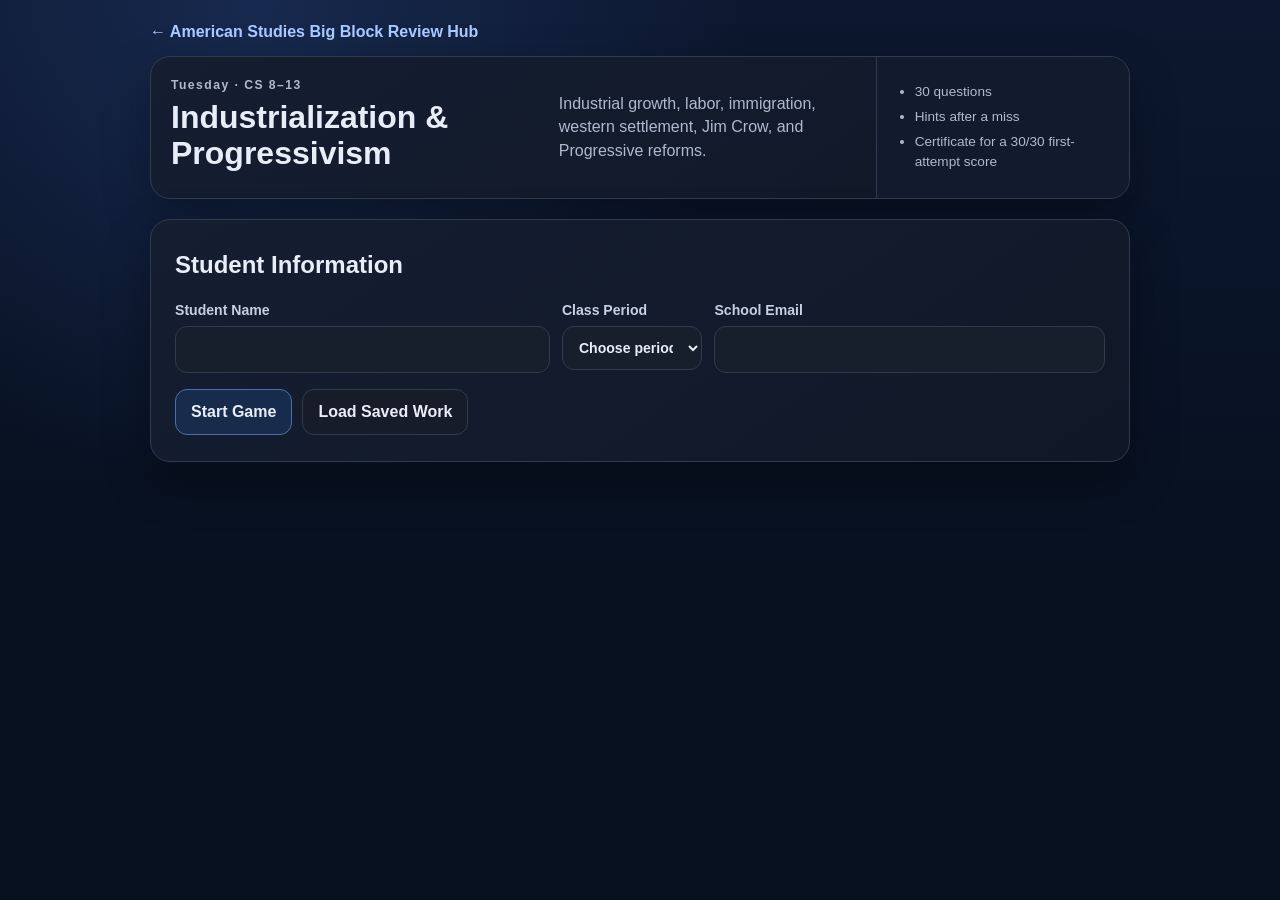
<file: games/tuesday-big-block-industrialization-progressivism-review.html>
<!doctype html>
<html lang="en">
<head>
  <meta charset="utf-8">
  <meta name="viewport" content="width=device-width,initial-scale=1">
  <title>Tuesday Big Block Review — Industrialization &amp; Progressivism</title>
  <link rel="stylesheet" href="ost-game.css?v=as-scenario-text-1">
</head>
<body>
  <main class="shell">
    <a class="back" href="../index.html">← American Studies Big Block Review Hub</a>
    <header class="hero game-intro">
      <div class="game-title">
        <div class="eyebrow">Tuesday · CS 8–13</div>
        <h1>Industrialization &amp; Progressivism</h1>
      </div>
      <p class="game-description">Industrial growth, labor, immigration, western settlement, Jim Crow, and Progressive reforms.</p>
      <aside class="game-details" aria-label="Game details">
        <ul>
          <li>30 questions</li>
          <li>Hints after a miss</li>
          <li>Certificate for a 30/30 first-attempt score</li>
        </ul>
      </aside>
    </header>
    <section class="student-panel" id="startScreen">
      <h2>Student Information</h2>
      <form id="identity">
      <div class="fields">
      <label>Student Name<input id="studentName" autocomplete="name" required></label>
      <label>Class Period<select id="sheetPeriod" required><option value="">Choose period</option><option>1</option><option>2</option><option>3</option><option>4</option><option>5</option><option>6</option><option>7</option><option>8</option></select></label>
      <label>School Email<input id="sheetEmail" type="email" autocomplete="email" required></label></div>
      <div class="actions">
      <button type="submit">Start Game</button>
      <button type="button" class="secondary" id="load">Load Saved Work</button></div>
      <p id="startStatus" role="status"></p></form></section>
      <section class="question-panel" id="gameArea" hidden>
      <div class="question-toolbar">
      <p id="progress"></p>
      <button type="button" class="secondary" id="restart">Restart Game</button></div>
      <p id="btbCloudStatus" role="status"></p>
      <div id="question"></div>
      <p id="feedback" class="feedback" role="status"></p></section>
      <section class="completion" id="results" hidden>
      <h2>Game Results</h2>
      <p id="resultMessage"></p>
      <p id="runSummary"></p>
      <section id="certificate" class="source-box" hidden>
      <h2>100% Perfect Run</h2>
      <p id="certName" class="ticket-name"></p>
      <h3>Tuesday Big Block Review — Industrialization &amp; Progressivism</h3>
      <p id="certAttempts" class="ticket-attempts"></p>
      <p id="certStart"></p>
      <p id="certEnd"></p></section>
      <p id="finalStatus" role="status"></p>
      <div id="missedReview" hidden></div>
      <div class="actions">
      <button type="button" id="print" hidden>Print Certificate</button>
      <button type="button" class="secondary" id="replay">Restart Game</button></div></section>

  </main>
  <script src="basics-audit.js?v=as-big-block-1"></script>
  <script id="deck" type="application/json">
[
  {
    "id": "q01",
    "topic": "CS 8 · Industrialization",
    "prompt": "Which change best shows the United States moving from an agrarian economy to an industrial one?",
    "parts": [
      {
        "choices": [
          "More workers earning wages in factories",
          "More families returning to subsistence farming",
          "A decline in the use of machines",
          "A reduction in urban populations"
        ],
        "keys": [
          0
        ],
        "mode": "single",
        "prompt": ""
      }
    ],
    "hint": "Use the scenario to match the policy or development to its historical effect.",
    "explanation": "A growing factory workforce is a major sign of industrialization.",
    "reading": null,
    "source": "https://education.ohio.gov/getattachment/Topics/Learning-in-Ohio/Social-Studies/Model-Curriculum-for-Social-Studies/OhiosModelCurriculumSocialStudies.pdf.aspx?lang=en-US",
    "guide": "American History, Content Statement 8. In Content Elaboration, look for industrialization."
  },
  {
    "id": "q02",
    "topic": "CS 8 · Industrialization",
    "prompt": "What was one major result of mechanized farming?",
    "parts": [
      {
        "choices": [
          "Fewer farm workers were needed",
          "Cities became less crowded",
          "Factories closed across the North",
          "Railroads became unnecessary"
        ],
        "keys": [
          0
        ],
        "mode": "single",
        "prompt": ""
      }
    ],
    "hint": "Use the scenario to match the policy or development to its historical effect.",
    "explanation": "Farm machinery increased output while reducing the need for labor.",
    "reading": null,
    "source": "https://education.ohio.gov/getattachment/Topics/Learning-in-Ohio/Social-Studies/Model-Curriculum-for-Social-Studies/OhiosModelCurriculumSocialStudies.pdf.aspx?lang=en-US",
    "guide": "American History, Content Statement 8. In Content Elaboration, look for industrialization."
  },
  {
    "id": "q03",
    "topic": "CS 8 · Industrialization",
    "prompt": "Select all developments that helped industrial growth expand.",
    "parts": [
      {
        "choices": [
          "mechanization of production",
          "expansion of railroad networks",
          "growth of corporate investment",
          "a shift toward production by individual artisans"
        ],
        "keys": [
          0,
          1,
          2
        ],
        "mode": "multi",
        "prompt": ""
      }
    ],
    "hint": "Use the scenario to match the policy or development to its historical effect.",
    "explanation": "Industrial growth depended on machines, transportation, and large business organizations.",
    "reading": null,
    "source": "https://education.ohio.gov/getattachment/Topics/Learning-in-Ohio/Social-Studies/Model-Curriculum-for-Social-Studies/OhiosModelCurriculumSocialStudies.pdf.aspx?lang=en-US",
    "guide": "American History, Content Statement 8. In Content Elaboration, look for industrialization."
  },
  {
    "id": "q04",
    "topic": "CS 8 · Industrialization",
    "prompt": "Which development is described in the passage?",
    "parts": [
      {
        "choices": [
          "production by workers assigned a repeating assembly task",
          "production by artisans who complete an entire product",
          "production controlled by retailers after an order was placed",
          "production performed in separate homes under contract"
        ],
        "keys": [
          0
        ],
        "mode": "single",
        "prompt": ""
      }
    ],
    "hint": "Use the scenario to match the policy or development to its historical effect.",
    "explanation": "The passage describes the assembly line, a hallmark of mass production.",
    "reading": "A company broke the production of one product into many small steps. Each worker repeated only one task as the item moved through the factory.",
    "source": "https://education.ohio.gov/getattachment/Topics/Learning-in-Ohio/Social-Studies/Model-Curriculum-for-Social-Studies/OhiosModelCurriculumSocialStudies.pdf.aspx?lang=en-US",
    "guide": "American History, Content Statement 8. In Content Elaboration, look for industrialization."
  },
  {
    "id": "q05",
    "topic": "CS 8 · Industrialization",
    "prompt": "Answer both parts.",
    "parts": [
      {
        "choices": [
          "Factory jobs drew new workers from rural areas and from overseas.",
          "Manufacturing shifted from cities into mining districts.",
          "Mechanization increased demand for labor on most farms.",
          "Land grants brought farming families directly into city centers."
        ],
        "keys": [
          0
        ],
        "mode": "single",
        "prompt": "Part A: Why did industrial cities grow so quickly during this era?"
      },
      {
        "choices": [
          "Factory districts reported job openings and rising immigrant populations.",
          "Farming districts reported higher output but steady housing construction.",
          "Port cities reported fewer arrivals and stable industrial wages.",
          "Mining towns reported that production rose as employment fell."
        ],
        "keys": [
          0
        ],
        "mode": "single",
        "prompt": "Part B: Which evidence best supports the answer to Part A?"
      }
    ],
    "hint": "Use the scenario to match the policy or development to its historical effect.",
    "explanation": "Cities grew because industrial work drew both immigrants and domestic migrants.",
    "reading": null,
    "source": "https://education.ohio.gov/getattachment/Topics/Learning-in-Ohio/Social-Studies/Model-Curriculum-for-Social-Studies/OhiosModelCurriculumSocialStudies.pdf.aspx?lang=en-US",
    "guide": "American History, Content Statement 8. In Content Elaboration, look for industrialization."
  },
  {
    "id": "q06",
    "topic": "CS 9 · Labor organizations",
    "prompt": "Which advantage helps explain why workers joined labor unions?",
    "parts": [
      {
        "choices": [
          "Workers could bargain together for wages and safer conditions.",
          "Workers could ask federal inspectors to set pay scales by industry.",
          "Workers could negotiate individually for each factory’s new contract.",
          "Workers could rely on courts to write statewide workplace safety rules."
        ],
        "keys": [
          0
        ],
        "mode": "single",
        "prompt": ""
      }
    ],
    "hint": "Use the scenario to match the policy or development to its historical effect.",
    "explanation": "Unions formed because employers often would not voluntarily improve conditions.",
    "reading": null,
    "source": "https://education.ohio.gov/getattachment/Topics/Learning-in-Ohio/Social-Studies/Model-Curriculum-for-Social-Studies/OhiosModelCurriculumSocialStudies.pdf.aspx?lang=en-US",
    "guide": "American History, Content Statement 9. In Content Elaboration, look for labor organizations."
  },
  {
    "id": "q07",
    "topic": "CS 9 · Labor organizations",
    "prompt": "A boycott is best described as",
    "parts": [
      {
        "choices": [
          "refusing to buy goods or services",
          "refusing to report for a work shift",
          "barring workers from entering a factory",
          "bargaining with employers as a group"
        ],
        "keys": [
          0
        ],
        "mode": "single",
        "prompt": ""
      }
    ],
    "hint": "Use the scenario to match the policy or development to its historical effect.",
    "explanation": "Boycotts pressure businesses by reducing consumer demand.",
    "reading": null,
    "source": "https://education.ohio.gov/getattachment/Topics/Learning-in-Ohio/Social-Studies/Model-Curriculum-for-Social-Studies/OhiosModelCurriculumSocialStudies.pdf.aspx?lang=en-US",
    "guide": "American History, Content Statement 9. In Content Elaboration, look for labor organizations."
  },
  {
    "id": "q08",
    "topic": "CS 9 · Labor organizations",
    "prompt": "A union campaigns to reduce injuries and fatigue in factories. Which two demands most directly address those problems?",
    "parts": [
      {
        "choices": [
          "Shorter workdays",
          "Limits on union bargaining",
          "Safer machinery and training",
          "Fewer workplace inspections"
        ],
        "keys": [
          0,
          2
        ],
        "mode": "multi",
        "prompt": ""
      }
    ],
    "hint": "Look for one demand about hours and one about working conditions.",
    "explanation": "Shorter shifts reduced fatigue, and safety measures addressed hazards around machinery.",
    "reading": null,
    "source": "https://education.ohio.gov/getattachment/Topics/Learning-in-Ohio/Social-Studies/Model-Curriculum-for-Social-Studies/OhiosModelCurriculumSocialStudies.pdf.aspx?lang=en-US",
    "guide": "American History, Content Statement 9. In Content Elaboration, look for labor organizations."
  },
  {
    "id": "q09",
    "topic": "CS 9 · Labor organizations",
    "prompt": "Answer both parts.",
    "parts": [
      {
        "choices": [
          "Government generally placed few restrictions on private business.",
          "Government regulated industry through national wage boards.",
          "Government operated major businesses as public corporations.",
          "Government tied business licenses to union contract approval."
        ],
        "keys": [
          0
        ],
        "mode": "single",
        "prompt": "Part A: What does laissez-faire mean in the context of industrialization?"
      },
      {
        "choices": [
          "Some large firms consolidated their control of markets.",
          "State boards standardized wages across major industries.",
          "Congress expanded mandatory union membership nationwide.",
          "Factory owners gave up control of prices to federal agencies."
        ],
        "keys": [
          0
        ],
        "mode": "single",
        "prompt": "Part B: Which result best connects to the policy in Part A?"
      }
    ],
    "hint": "Use the scenario to match the policy or development to its historical effect.",
    "explanation": "Laissez-faire policies often allowed large corporations to expand with limited regulation.",
    "reading": null,
    "source": "https://education.ohio.gov/getattachment/Topics/Learning-in-Ohio/Social-Studies/Model-Curriculum-for-Social-Studies/OhiosModelCurriculumSocialStudies.pdf.aspx?lang=en-US",
    "guide": "American History, Content Statement 9. In Content Elaboration, look for labor organizations."
  },
  {
    "id": "q10",
    "topic": "CS 9 · Labor organizations",
    "prompt": "Which labor tactic is described?",
    "parts": [
      {
        "choices": [
          "a work stoppage organized by employees",
          "a consumer boycott led by a union",
          "a lockout ordered by management",
          "an arbitration process to resolve a labor dispute"
        ],
        "keys": [
          0
        ],
        "mode": "single",
        "prompt": ""
      }
    ],
    "hint": "Use the scenario to match the policy or development to its historical effect.",
    "explanation": "Walking off the job to force change is a strike.",
    "reading": "Workers claimed the company paid low wages, required long hours, and ignored dangerous equipment. After talks failed, workers walked out to force negotiations.",
    "source": "https://education.ohio.gov/getattachment/Topics/Learning-in-Ohio/Social-Studies/Model-Curriculum-for-Social-Studies/OhiosModelCurriculumSocialStudies.pdf.aspx?lang=en-US",
    "guide": "American History, Content Statement 9. In Content Elaboration, look for labor organizations."
  },
  {
    "id": "q11",
    "topic": "CS 10 · Immigration, migration, and urbanization",
    "prompt": "Why did immigrants often settle in industrial cities instead of rural farming areas?",
    "parts": [
      {
        "choices": [
          "Industrial cities offered more accessible wage-paying work.",
          "City laws guaranteed equal pay to recently arrived workers.",
          "Urban employers provided land for new immigrant-owned farms.",
          "City housing laws exempted new arrivals from paying rent."
        ],
        "keys": [
          0
        ],
        "mode": "single",
        "prompt": ""
      }
    ],
    "hint": "Use the scenario to match the policy or development to its historical effect.",
    "explanation": "Cities provided industrial work opportunities that drew many immigrants.",
    "reading": null,
    "source": "https://education.ohio.gov/getattachment/Topics/Learning-in-Ohio/Social-Studies/Model-Curriculum-for-Social-Studies/OhiosModelCurriculumSocialStudies.pdf.aspx?lang=en-US",
    "guide": "American History, Content Statement 10. In Content Elaboration, look for immigration, migration, and urbanization."
  },
  {
    "id": "q12",
    "topic": "CS 10 · Immigration, migration, and urbanization",
    "prompt": "What was one major problem associated with tenement housing?",
    "parts": [
      {
        "choices": [
          "crowded rooms and higher risk of disease",
          "greater vacancy rates and declining rents",
          "reduced demand for water and sewer systems",
          "longer commutes between farms and factories"
        ],
        "keys": [
          0
        ],
        "mode": "single",
        "prompt": ""
      }
    ],
    "hint": "Use the scenario to match the policy or development to its historical effect.",
    "explanation": "Tenements were crowded, poorly ventilated, and often unhealthy.",
    "reading": null,
    "source": "https://education.ohio.gov/getattachment/Topics/Learning-in-Ohio/Social-Studies/Model-Curriculum-for-Social-Studies/OhiosModelCurriculumSocialStudies.pdf.aspx?lang=en-US",
    "guide": "American History, Content Statement 10. In Content Elaboration, look for immigration, migration, and urbanization."
  },
  {
    "id": "q13",
    "topic": "CS 10 · Immigration, migration, and urbanization",
    "prompt": "Complete the statement.",
    "parts": [
      {
        "choices": [
          "economically",
          "monarchically",
          "militarily"
        ],
        "keys": [
          0
        ],
        "mode": "select",
        "prompt": "Blank 1"
      },
      {
        "choices": [
          "culturally",
          "agriculturally",
          "constitutionally"
        ],
        "keys": [
          0
        ],
        "mode": "select",
        "prompt": "Blank 2"
      }
    ],
    "hint": "Use the scenario to match the policy or development to its historical effect.",
    "explanation": "The Great Migration changed northern cities economically and culturally.",
    "reading": "The Great Migration helped transform northern cities ____ by adding workers and consumers and ____ through music, literature, and art.",
    "source": "https://education.ohio.gov/getattachment/Topics/Learning-in-Ohio/Social-Studies/Model-Curriculum-for-Social-Studies/OhiosModelCurriculumSocialStudies.pdf.aspx?lang=en-US",
    "guide": "American History, Content Statement 10. In Content Elaboration, look for immigration, migration, and urbanization."
  },
  {
    "id": "q14",
    "topic": "CS 10 · Immigration, migration, and urbanization",
    "prompt": "What urban pattern is best described?",
    "parts": [
      {
        "choices": [
          "immigrants forming ethnic neighborhoods",
          "workers forming citywide labor alliances",
          "reformers promoting direct democracy",
          "employers building company-owned towns"
        ],
        "keys": [
          0
        ],
        "mode": "single",
        "prompt": ""
      }
    ],
    "hint": "Use the scenario to match the policy or development to its historical effect.",
    "explanation": "Immigrant groups often formed ethnic neighborhoods in growing cities.",
    "reading": "A city neighborhood was packed with recent arrivals from the same region of Europe. Residents opened familiar stores, spoke a common language, and attended the same churches.",
    "source": "https://education.ohio.gov/getattachment/Topics/Learning-in-Ohio/Social-Studies/Model-Curriculum-for-Social-Studies/OhiosModelCurriculumSocialStudies.pdf.aspx?lang=en-US",
    "guide": "American History, Content Statement 10. In Content Elaboration, look for immigration, migration, and urbanization."
  },
  {
    "id": "q15",
    "topic": "CS 10 · Immigration, migration, and urbanization",
    "prompt": "Answer both parts.",
    "parts": [
      {
        "choices": [
          "To seek industrial work and escape Jim Crow discrimination",
          "To find farmland after agricultural jobs expanded in the South",
          "To relocate near ports offering passage back to Europe",
          "To move from northern cities toward expanding southern mills"
        ],
        "keys": [
          0
        ],
        "mode": "single",
        "prompt": "Part A: Why did many African Americans leave the South in the Great Migration?"
      },
      {
        "choices": [
          "Northern factories hired workers as southern Jim Crow laws persisted.",
          "Southern growers recruited workers after land prices fell.",
          "Western mines closed during a period of weak factory hiring.",
          "Immigration officials imposed new travel restrictions between states."
        ],
        "keys": [
          0
        ],
        "mode": "single",
        "prompt": "Part B: Which evidence best supports the answer to Part A?"
      }
    ],
    "hint": "Use the scenario to match the policy or development to its historical effect.",
    "explanation": "The Great Migration was shaped by both opportunity in the North and oppression in the South.",
    "reading": null,
    "source": "https://education.ohio.gov/getattachment/Topics/Learning-in-Ohio/Social-Studies/Model-Curriculum-for-Social-Studies/OhiosModelCurriculumSocialStudies.pdf.aspx?lang=en-US",
    "guide": "American History, Content Statement 10. In Content Elaboration, look for immigration, migration, and urbanization."
  },
  {
    "id": "q16",
    "topic": "CS 11 · Western settlement and Native peoples",
    "prompt": "What was one result of continued western settlement by Americans?",
    "parts": [
      {
        "choices": [
          "More disputes over land and resources with American Indians",
          "More long-term federal guarantees of land already held by tribes",
          "Less pressure to transfer Indigenous lands to private ownership",
          "Less competition over access to western rail and cattle routes"
        ],
        "keys": [
          0
        ],
        "mode": "single",
        "prompt": ""
      }
    ],
    "hint": "Use the scenario to match the policy or development to its historical effect.",
    "explanation": "As settlers moved west, conflict over land and resources intensified.",
    "reading": null,
    "source": "https://education.ohio.gov/getattachment/Topics/Learning-in-Ohio/Social-Studies/Model-Curriculum-for-Social-Studies/OhiosModelCurriculumSocialStudies.pdf.aspx?lang=en-US",
    "guide": "American History, Content Statement 11. In Content Elaboration, look for western settlement and native peoples."
  },
  {
    "id": "q17",
    "topic": "CS 11 · Western settlement and Native peoples",
    "prompt": "What was the main goal of the Dawes Act?",
    "parts": [
      {
        "choices": [
          "Divide tribal lands into individual allotments and promote assimilation.",
          "Transfer western homesteads into the collective ownership of tribes.",
          "Grant tribal governments greater control over U.S. land distribution.",
          "Establish federal labor protections for workers living on reservations."
        ],
        "keys": [
          0
        ],
        "mode": "single",
        "prompt": ""
      }
    ],
    "hint": "Use the scenario to match the policy or development to its historical effect.",
    "explanation": "The Dawes Act aimed to assimilate Native Americans by dividing tribal land.",
    "reading": null,
    "source": "https://education.ohio.gov/getattachment/Topics/Learning-in-Ohio/Social-Studies/Model-Curriculum-for-Social-Studies/OhiosModelCurriculumSocialStudies.pdf.aspx?lang=en-US",
    "guide": "American History, Content Statement 11. In Content Elaboration, look for western settlement and native peoples."
  },
  {
    "id": "q18",
    "topic": "CS 11 · Western settlement and Native peoples",
    "prompt": "Select all outcomes of western settlement for American Indians.",
    "parts": [
      {
        "choices": [
          "wars on the Great Plains",
          "the massacre at Wounded Knee",
          "resistance through the Ghost Dance",
          "an expansion of lands held collectively by tribes"
        ],
        "keys": [
          0,
          1,
          2
        ],
        "mode": "multi",
        "prompt": ""
      }
    ],
    "hint": "Use the scenario to match the policy or development to its historical effect.",
    "explanation": "These outcomes all reflect displacement, resistance, and violence in the West.",
    "reading": null,
    "source": "https://education.ohio.gov/getattachment/Topics/Learning-in-Ohio/Social-Studies/Model-Curriculum-for-Social-Studies/OhiosModelCurriculumSocialStudies.pdf.aspx?lang=en-US",
    "guide": "American History, Content Statement 11. In Content Elaboration, look for western settlement and native peoples."
  },
  {
    "id": "q19",
    "topic": "CS 11 · Western settlement and Native peoples",
    "prompt": "Which idea is most clearly reflected in the passage?",
    "parts": [
      {
        "choices": [
          "forced cultural assimilation through boarding-school education",
          "transfer of tribal land through individual allotments",
          "forced relocation to reservations under federal treaties",
          "recognition of sovereignty through tribal self-government"
        ],
        "keys": [
          0
        ],
        "mode": "single",
        "prompt": ""
      }
    ],
    "hint": "Use the scenario to match the policy or development to its historical effect.",
    "explanation": "The passage reflects assimilation policies aimed at replacing Native traditions.",
    "reading": "A reformer argued that Native Americans should abandon tribal customs, accept private land ownership, and adopt white American culture.",
    "source": "https://education.ohio.gov/getattachment/Topics/Learning-in-Ohio/Social-Studies/Model-Curriculum-for-Social-Studies/OhiosModelCurriculumSocialStudies.pdf.aspx?lang=en-US",
    "guide": "American History, Content Statement 11. In Content Elaboration, look for western settlement and native peoples."
  },
  {
    "id": "q20",
    "topic": "CS 11 · Western settlement and Native peoples",
    "prompt": "Answer both parts.",
    "parts": [
      {
        "choices": [
          "To open Indigenous lands to settlers and tighten federal control",
          "To give tribal governments greater authority over western lands",
          "To strengthen existing Indigenous trade routes across the West",
          "To allow tribes to select and govern lands without federal oversight"
        ],
        "keys": [
          0
        ],
        "mode": "single",
        "prompt": "Part A: Why did federal policy place many American Indians on reservations?"
      },
      {
        "choices": [
          "Federal treaties ceded Native lands as demand for western land rose.",
          "Federal courts expanded tribal authority over land sold to settlers.",
          "Settlers formed agreements to stop mining on lands they sought.",
          "Congress invested in rail lines to keep settlers east of tribal lands."
        ],
        "keys": [
          0
        ],
        "mode": "single",
        "prompt": "Part B: Which evidence best supports the answer to Part A?"
      }
    ],
    "hint": "Use the scenario to match the policy or development to its historical effect.",
    "explanation": "Reservation policy was tied to land seizure and the expansion of white settlement.",
    "reading": null,
    "source": "https://education.ohio.gov/getattachment/Topics/Learning-in-Ohio/Social-Studies/Model-Curriculum-for-Social-Studies/OhiosModelCurriculumSocialStudies.pdf.aspx?lang=en-US",
    "guide": "American History, Content Statement 11. In Content Elaboration, look for western settlement and native peoples."
  },
  {
    "id": "q21",
    "topic": "CS 12 · Jim Crow and institutional racism",
    "prompt": "What was the main purpose of Jim Crow laws?",
    "parts": [
      {
        "choices": [
          "To enforce racial separation and unequal access",
          "To standardize public services across racial groups",
          "To protect voting rights against local restrictions",
          "To increase the rate of school integration in cities"
        ],
        "keys": [
          0
        ],
        "mode": "single",
        "prompt": ""
      }
    ],
    "hint": "Use the scenario to match the policy or development to its historical effect.",
    "explanation": "Jim Crow laws institutionalized segregation and discrimination.",
    "reading": null,
    "source": "https://education.ohio.gov/getattachment/Topics/Learning-in-Ohio/Social-Studies/Model-Curriculum-for-Social-Studies/OhiosModelCurriculumSocialStudies.pdf.aspx?lang=en-US",
    "guide": "American History, Content Statement 12. In Content Elaboration, look for jim crow and institutional racism."
  },
  {
    "id": "q22",
    "topic": "CS 12 · Jim Crow and institutional racism",
    "prompt": "Which court case upheld the idea of 'separate but equal'?",
    "parts": [
      {
        "choices": [
          "Plessy v. Ferguson",
          "Brown v. Board of Education",
          "McCulloch v. Maryland",
          "Marbury v. Madison"
        ],
        "keys": [
          0
        ],
        "mode": "single",
        "prompt": ""
      }
    ],
    "hint": "Use the scenario to match the policy or development to its historical effect.",
    "explanation": "Plessy v. Ferguson validated legal segregation in the late 19th century.",
    "reading": null,
    "source": "https://education.ohio.gov/getattachment/Topics/Learning-in-Ohio/Social-Studies/Model-Curriculum-for-Social-Studies/OhiosModelCurriculumSocialStudies.pdf.aspx?lang=en-US",
    "guide": "American History, Content Statement 12. In Content Elaboration, look for jim crow and institutional racism."
  },
  {
    "id": "q23",
    "topic": "CS 12 · Jim Crow and institutional racism",
    "prompt": "Select all examples of institutional racism after Reconstruction.",
    "parts": [
      {
        "choices": [
          "poll taxes and voting restrictions",
          "segregated public facilities",
          "bans on interracial marriage",
          "equal legal protection in daily practice"
        ],
        "keys": [
          0,
          1,
          2
        ],
        "mode": "multi",
        "prompt": ""
      }
    ],
    "hint": "Use the scenario to match the policy or development to its historical effect.",
    "explanation": "These policies all helped institutionalize racial inequality.",
    "reading": null,
    "source": "https://education.ohio.gov/getattachment/Topics/Learning-in-Ohio/Social-Studies/Model-Curriculum-for-Social-Studies/OhiosModelCurriculumSocialStudies.pdf.aspx?lang=en-US",
    "guide": "American History, Content Statement 12. In Content Elaboration, look for jim crow and institutional racism."
  },
  {
    "id": "q24",
    "topic": "CS 12 · Jim Crow and institutional racism",
    "prompt": "Complete the statement.",
    "parts": [
      {
        "choices": [
          "Ku Klux Klan",
          "Knights of Labor",
          "Farmers’ Alliance"
        ],
        "keys": [
          0
        ],
        "mode": "select",
        "prompt": "Blank 1"
      }
    ],
    "hint": "Use the scenario to match the policy or development to its historical effect.",
    "explanation": "The Ku Klux Klan used terror and intimidation to suppress Black political participation.",
    "reading": "Violence and intimidation against Black voters after Reconstruction were often organized by the ____.",
    "source": "https://education.ohio.gov/getattachment/Topics/Learning-in-Ohio/Social-Studies/Model-Curriculum-for-Social-Studies/OhiosModelCurriculumSocialStudies.pdf.aspx?lang=en-US",
    "guide": "American History, Content Statement 12. In Content Elaboration, look for jim crow and institutional racism."
  },
  {
    "id": "q25",
    "topic": "CS 13 · Progressive reforms",
    "prompt": "What problem were Progressives most trying to solve?",
    "parts": [
      {
        "choices": [
          "Unsafe work, concentrated business power, and political corruption",
          "Falling factory output, labor shortages, and shrinking urban markets",
          "Reduced voter turnout abroad and limits on American overseas trade",
          "Rising farm ownership, population loss in cities, and scarce materials"
        ],
        "keys": [
          0
        ],
        "mode": "single",
        "prompt": ""
      }
    ],
    "hint": "Use the scenario to match the policy or development to its historical effect.",
    "explanation": "Progressives targeted corruption, unsafe conditions, and urban problems tied to industrialization.",
    "reading": null,
    "source": "https://education.ohio.gov/getattachment/Topics/Learning-in-Ohio/Social-Studies/Model-Curriculum-for-Social-Studies/OhiosModelCurriculumSocialStudies.pdf.aspx?lang=en-US",
    "guide": "American History, Content Statement 13. In Content Elaboration, look for progressive reforms."
  },
  {
    "id": "q26",
    "topic": "CS 13 · Progressive reforms",
    "prompt": "Why were muckrakers important to Progressive reform?",
    "parts": [
      {
        "choices": [
          "They documented abuses and mobilized readers to demand reforms.",
          "They negotiated factory contracts on behalf of employers and unions.",
          "They drafted court rulings that broke up business combinations.",
          "They secured campaign funding for candidates supported by trusts."
        ],
        "keys": [
          0
        ],
        "mode": "single",
        "prompt": ""
      }
    ],
    "hint": "Use the scenario to match the policy or development to its historical effect.",
    "explanation": "Muckrakers helped create pressure for reform by exposing injustice and corruption.",
    "reading": null,
    "source": "https://education.ohio.gov/getattachment/Topics/Learning-in-Ohio/Social-Studies/Model-Curriculum-for-Social-Studies/OhiosModelCurriculumSocialStudies.pdf.aspx?lang=en-US",
    "guide": "American History, Content Statement 13. In Content Elaboration, look for progressive reforms."
  },
  {
    "id": "q27",
    "topic": "CS 13 · Progressive reforms",
    "prompt": "Which reform most directly targeted the power of large trusts?",
    "parts": [
      {
        "choices": [
          "Sherman Antitrust Act",
          "19th Amendment",
          "Meat Inspection Act",
          "Social Security Act"
        ],
        "keys": [
          0
        ],
        "mode": "single",
        "prompt": ""
      }
    ],
    "hint": "Use the scenario to match the policy or development to its historical effect.",
    "explanation": "Antitrust laws aimed to curb monopolies and trusts.",
    "reading": null,
    "source": "https://education.ohio.gov/getattachment/Topics/Learning-in-Ohio/Social-Studies/Model-Curriculum-for-Social-Studies/OhiosModelCurriculumSocialStudies.pdf.aspx?lang=en-US",
    "guide": "American History, Content Statement 13. In Content Elaboration, look for progressive reforms."
  },
  {
    "id": "q28",
    "topic": "CS 13 · Progressive reforms",
    "prompt": "Select all reforms associated with the Progressive Era.",
    "parts": [
      {
        "choices": [
          "Meat Inspection Act",
          "growth of settlement houses",
          "Sixteenth Amendment",
          "repeal of national Prohibition"
        ],
        "keys": [
          0,
          1,
          2
        ],
        "mode": "multi",
        "prompt": ""
      }
    ],
    "hint": "Use the scenario to match the policy or development to its historical effect.",
    "explanation": "These were all key Progressive-era reforms or institutions.",
    "reading": null,
    "source": "https://education.ohio.gov/getattachment/Topics/Learning-in-Ohio/Social-Studies/Model-Curriculum-for-Social-Studies/OhiosModelCurriculumSocialStudies.pdf.aspx?lang=en-US",
    "guide": "American History, Content Statement 13. In Content Elaboration, look for progressive reforms."
  },
  {
    "id": "q29",
    "topic": "CS 13 · Progressive reforms",
    "prompt": "Which Progressive response is described?",
    "parts": [
      {
        "choices": [
          "the settlement house movement",
          "the public health inspection movement",
          "the civil service reform movement",
          "the antitrust enforcement movement"
        ],
        "keys": [
          0
        ],
        "mode": "single",
        "prompt": ""
      }
    ],
    "hint": "Use the scenario to match the policy or development to its historical effect.",
    "explanation": "Settlement houses were created to assist immigrants and the urban poor.",
    "reading": "A neighborhood center offered classes, childcare, and assistance to immigrants adjusting to crowded city life. Reformers believed these programs would reduce urban hardship.",
    "source": "https://education.ohio.gov/getattachment/Topics/Learning-in-Ohio/Social-Studies/Model-Curriculum-for-Social-Studies/OhiosModelCurriculumSocialStudies.pdf.aspx?lang=en-US",
    "guide": "American History, Content Statement 13. In Content Elaboration, look for progressive reforms."
  },
  {
    "id": "q30",
    "topic": "CS 13 · Progressive reforms",
    "prompt": "Answer both parts.",
    "parts": [
      {
        "choices": [
          "To make senators more directly accountable to voters",
          "To make the Senate more accountable to state legislatures",
          "To make senators serve shorter terms after direct elections",
          "To make the Senate reflect population like the House does"
        ],
        "keys": [
          0
        ],
        "mode": "single",
        "prompt": "Part A: Why did Progressives support the direct election of senators?"
      },
      {
        "choices": [
          "The Seventeenth Amendment moved Senate selection from legislatures to voters.",
          "The Sixteenth Amendment extended the federal government’s power to tax income.",
          "The Nineteenth Amendment prohibited sex-based barriers to voting.",
          "The Twentieth Amendment shortened the gap between elections and new terms."
        ],
        "keys": [
          0
        ],
        "mode": "single",
        "prompt": "Part B: Which constitutional change accomplished this goal?"
      }
    ],
    "hint": "Use the scenario to match the policy or development to its historical effect.",
    "explanation": "The 17th Amendment increased democratic participation by allowing direct election of senators.",
    "reading": null,
    "source": "https://education.ohio.gov/getattachment/Topics/Learning-in-Ohio/Social-Studies/Model-Curriculum-for-Social-Studies/OhiosModelCurriculumSocialStudies.pdf.aspx?lang=en-US",
    "guide": "American History, Content Statement 13. In Content Elaboration, look for progressive reforms."
  }
]
  </script>
  <script src="ost-game.js?v=as-big-block-1"></script>
</body>
</html>
</file>
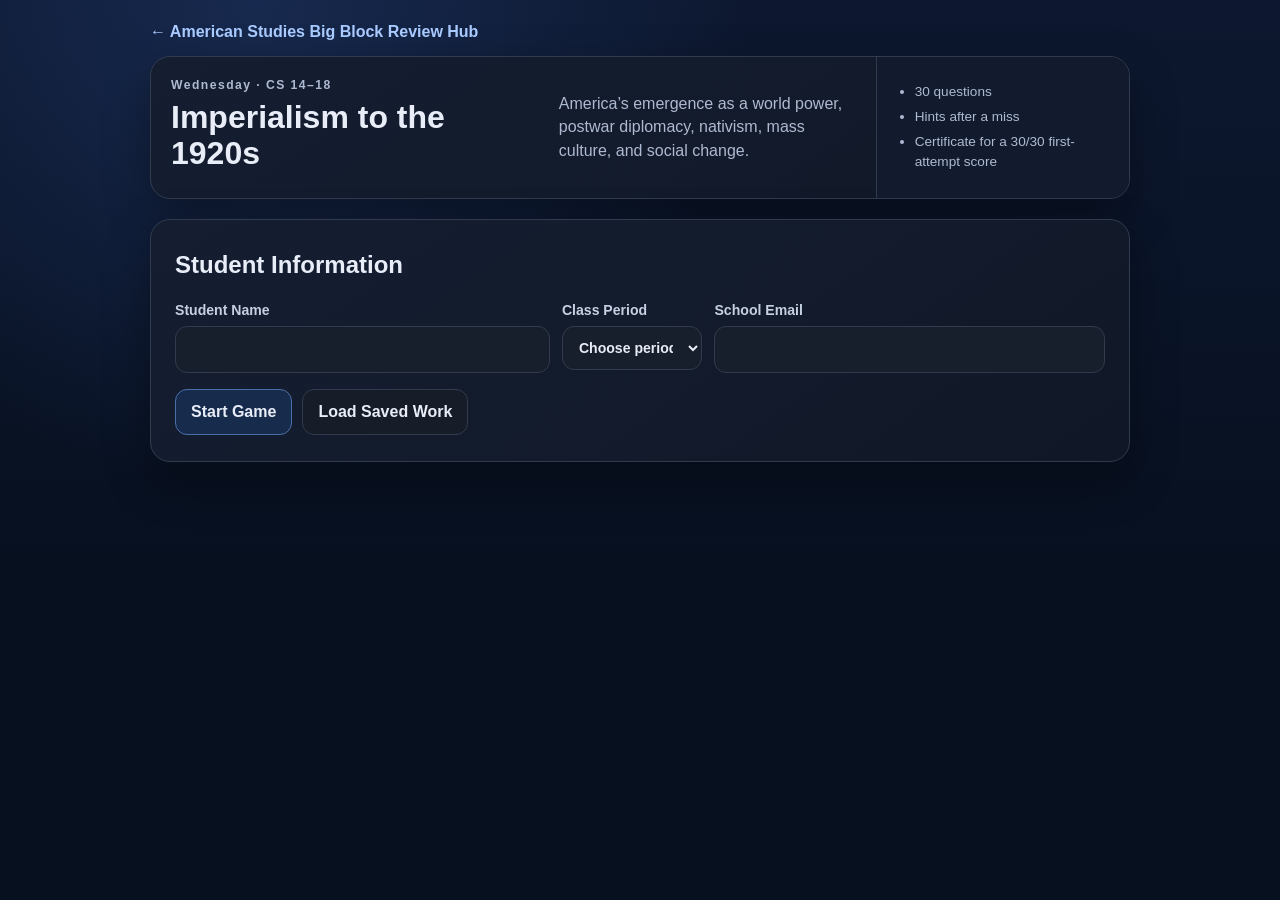
<file: games/wednesday-big-block-imperialism-1920s-review.html>
<!doctype html>
<html lang="en">
<head>
  <meta charset="utf-8">
  <meta name="viewport" content="width=device-width,initial-scale=1">
  <title>Wednesday Big Block Review — Imperialism to the 1920s</title>
  <link rel="stylesheet" href="ost-game.css?v=as-scenario-text-1">
</head>
<body>
  <main class="shell">
    <a class="back" href="../index.html">← American Studies Big Block Review Hub</a>
    <header class="hero game-intro">
      <div class="game-title">
        <div class="eyebrow">Wednesday · CS 14–18</div>
        <h1>Imperialism to the 1920s</h1>
      </div>
      <p class="game-description">America’s emergence as a world power, postwar diplomacy, nativism, mass culture, and social change.</p>
      <aside class="game-details" aria-label="Game details">
        <ul>
          <li>30 questions</li>
          <li>Hints after a miss</li>
          <li>Certificate for a 30/30 first-attempt score</li>
        </ul>
      </aside>
    </header>
    <section class="student-panel" id="startScreen">
      <h2>Student Information</h2>
      <form id="identity">
      <div class="fields">
      <label>Student Name<input id="studentName" autocomplete="name" required></label>
      <label>Class Period<select id="sheetPeriod" required><option value="">Choose period</option><option>1</option><option>2</option><option>3</option><option>4</option><option>5</option><option>6</option><option>7</option><option>8</option></select></label>
      <label>School Email<input id="sheetEmail" type="email" autocomplete="email" required></label></div>
      <div class="actions">
      <button type="submit">Start Game</button>
      <button type="button" class="secondary" id="load">Load Saved Work</button></div>
      <p id="startStatus" role="status"></p></form></section>
      <section class="question-panel" id="gameArea" hidden>
      <div class="question-toolbar">
      <p id="progress"></p>
      <button type="button" class="secondary" id="restart">Restart Game</button></div>
      <p id="btbCloudStatus" role="status"></p>
      <div id="question"></div>
      <p id="feedback" class="feedback" role="status"></p></section>
      <section class="completion" id="results" hidden>
      <h2>Game Results</h2>
      <p id="resultMessage"></p>
      <p id="runSummary"></p>
      <section id="certificate" class="source-box" hidden>
      <h2>100% Perfect Run</h2>
      <p id="certName" class="ticket-name"></p>
      <h3>Wednesday Big Block Review — Imperialism to the 1920s</h3>
      <p id="certAttempts" class="ticket-attempts"></p>
      <p id="certStart"></p>
      <p id="certEnd"></p></section>
      <p id="finalStatus" role="status"></p>
      <div id="missedReview" hidden></div>
      <div class="actions">
      <button type="button" id="print" hidden>Print Certificate</button>
      <button type="button" class="secondary" id="replay">Restart Game</button></div></section>

  </main>
  <script src="basics-audit.js?v=as-big-block-1"></script>
  <script id="deck" type="application/json">
[
  {
    "id": "q01",
    "topic": "CS 14 · Emergence as a world power",
    "prompt": "A late-1800s manufacturer argues that American factories produce more than domestic buyers can purchase. Which policy would most directly serve the manufacturer’s goal?",
    "parts": [
      {
        "choices": [
          "Negotiate wider access to overseas markets.",
          "Extend protective tariffs on all competing imports.",
          "Reserve western farmland for homesteaders.",
          "Standardize wages across American industries."
        ],
        "keys": [
          0
        ],
        "mode": "single",
        "prompt": ""
      }
    ],
    "hint": "Look for a way to reach more customers abroad.",
    "explanation": "Industrial expansion encouraged interest in foreign markets and raw materials.",
    "reading": null,
    "source": "https://education.ohio.gov/getattachment/Topics/Learning-in-Ohio/Social-Studies/Model-Curriculum-for-Social-Studies/OhiosModelCurriculumSocialStudies.pdf.aspx?lang=en-US",
    "guide": "American History, Content Statement 14. In Content Elaboration, look for emergence as a world power."
  },
  {
    "id": "q02",
    "topic": "CS 14 · Emergence as a world power",
    "prompt": "After the 1898 war with Spain, the United States acquired Puerto Rico, Guam, and the Philippines. What do these acquisitions best demonstrate?",
    "parts": [
      {
        "choices": [
          "The United States gained strategic positions beyond North America.",
          "The United States relied on treaties to avoid governing overseas territory.",
          "U.S. expansion was confined to the settlement of continental lands.",
          "U.S. policy shifted from naval expansion to continental defense."
        ],
        "keys": [
          0
        ],
        "mode": "single",
        "prompt": ""
      }
    ],
    "hint": "Locate the acquisitions in the Caribbean and Pacific.",
    "explanation": "The acquisitions increased the United States’ overseas presence and strategic reach.",
    "reading": null,
    "source": "https://education.ohio.gov/getattachment/Topics/Learning-in-Ohio/Social-Studies/Model-Curriculum-for-Social-Studies/OhiosModelCurriculumSocialStudies.pdf.aspx?lang=en-US",
    "guide": "American History, Content Statement 14. In Content Elaboration, look for emergence as a world power."
  },
  {
    "id": "q03",
    "topic": "CS 14 · Emergence as a world power",
    "prompt": "Which change best explains the connection between World War I and the emergence of the United States as a world power?",
    "parts": [
      {
        "choices": [
          "U.S. military mobilization and financial resources increased its leverage.",
          "European wartime mobilization reduced demand for American credit and goods.",
          "U.S. participation made American trade depend more heavily on Germany.",
          "European reconstruction shifted diplomatic influence away from Washington."
        ],
        "keys": [
          0
        ],
        "mode": "single",
        "prompt": ""
      }
    ],
    "hint": "Consider the effect of war participation and Europe’s rebuilding needs.",
    "explanation": "Military participation and economic strength increased American power while European countries devoted resources to recovery.",
    "reading": null,
    "source": "https://education.ohio.gov/getattachment/Topics/Learning-in-Ohio/Social-Studies/Model-Curriculum-for-Social-Studies/OhiosModelCurriculumSocialStudies.pdf.aspx?lang=en-US",
    "guide": "American History, Content Statement 14. In Content Elaboration, look for emergence as a world power."
  },
  {
    "id": "q04",
    "topic": "CS 14 · Emergence as a world power",
    "prompt": "The United States acquired overseas territories and later backed construction of the Panama Canal. What common strategic purpose did these actions serve?",
    "parts": [
      {
        "choices": [
          "They improved U.S. access to shipping routes and naval bases.",
          "They placed major trade routes under European control.",
          "They reduced the need for American naval power in foreign waters.",
          "They gave U.S. territories an immediate path to equal statehood."
        ],
        "keys": [
          0
        ],
        "mode": "single",
        "prompt": ""
      }
    ],
    "hint": "Consider how bases and a canal affect the movement of ships.",
    "explanation": "Overseas bases and the canal helped the United States project commercial and naval power.",
    "reading": null,
    "source": "https://education.ohio.gov/getattachment/Topics/Learning-in-Ohio/Social-Studies/Model-Curriculum-for-Social-Studies/OhiosModelCurriculumSocialStudies.pdf.aspx?lang=en-US",
    "guide": "American History, Content Statement 14. In Content Elaboration, look for emergence as a world power."
  },
  {
    "id": "q05",
    "topic": "CS 14 · Emergence as a world power",
    "prompt": "Which policy demonstrates an effort to secure commercial access in China without taking direct control of Chinese territory?",
    "parts": [
      {
        "choices": [
          "The Open Door policy requesting equal trading access",
          "The Roosevelt Corollary asserting a right to intervene",
          "The Teller Amendment addressing control of Cuba",
          "The agreement transferring Guam to the United States"
        ],
        "keys": [
          0
        ],
        "mode": "single",
        "prompt": ""
      }
    ],
    "hint": "Distinguish trading access from the acquisition of territory.",
    "explanation": "The Open Door notes sought equal commercial opportunity in China.",
    "reading": null,
    "source": "https://education.ohio.gov/getattachment/Topics/Learning-in-Ohio/Social-Studies/Model-Curriculum-for-Social-Studies/OhiosModelCurriculumSocialStudies.pdf.aspx?lang=en-US",
    "guide": "American History, Content Statement 14. In Content Elaboration, look for emergence as a world power."
  },
  {
    "id": "q06",
    "topic": "CS 14 · Emergence as a world power",
    "prompt": "In 1904, the president argued that the United States might intervene in neighboring countries to prevent European intervention. Which description fits this policy?",
    "parts": [
      {
        "choices": [
          "It asserted a U.S. right to intervene to protect its regional influence.",
          "It gave European lenders authority to require U.S. military action.",
          "It required Congress to submit Caribbean disputes to the League.",
          "It pledged to withdraw American forces from the Western Hemisphere."
        ],
        "keys": [
          0
        ],
        "mode": "single",
        "prompt": ""
      }
    ],
    "hint": "Identify who asserted the power to intervene and where.",
    "explanation": "The Roosevelt Corollary extended the Monroe Doctrine by asserting a U.S. policing role in the hemisphere.",
    "reading": null,
    "source": "https://education.ohio.gov/getattachment/Topics/Learning-in-Ohio/Social-Studies/Model-Curriculum-for-Social-Studies/OhiosModelCurriculumSocialStudies.pdf.aspx?lang=en-US",
    "guide": "American History, Content Statement 14. In Content Elaboration, look for emergence as a world power."
  },
  {
    "id": "q07",
    "topic": "CS 15 · Postwar peace efforts and isolationism",
    "prompt": "A senator fears that League of Nations membership could commit the United States to defend another country without an independent decision by Congress. Which concern is at the center of the objection?",
    "parts": [
      {
        "choices": [
          "Preserving U.S. control over decisions to enter conflicts",
          "Protecting the Treasury’s right to collect tariffs on imports",
          "Preserving executive authority over treaty negotiations",
          "Protecting the right of states to recognize foreign governments"
        ],
        "keys": [
          0
        ],
        "mode": "single",
        "prompt": ""
      }
    ],
    "hint": "Focus on who could influence future U.S. military commitments.",
    "explanation": "Opponents feared that League obligations could draw the United States into conflicts abroad.",
    "reading": null,
    "source": "https://education.ohio.gov/getattachment/Topics/Learning-in-Ohio/Social-Studies/Model-Curriculum-for-Social-Studies/OhiosModelCurriculumSocialStudies.pdf.aspx?lang=en-US",
    "guide": "American History, Content Statement 15. In Content Elaboration, look for postwar peace efforts and isolationism."
  },
  {
    "id": "q08",
    "topic": "CS 15 · Postwar peace efforts and isolationism",
    "prompt": "Why did the United States fail to join the League of Nations after World War I?",
    "parts": [
      {
        "choices": [
          "The Senate withheld consent to ratification of the Treaty of Versailles.",
          "The president withdrew the treaty before senators could debate its terms.",
          "The Supreme Court struck down membership as a breach of federal law.",
          "The Allies excluded the United States from treaty negotiations in Paris."
        ],
        "keys": [
          0
        ],
        "mode": "single",
        "prompt": ""
      }
    ],
    "hint": "Identify the institution that must consent before treaty ratification.",
    "explanation": "The Senate did not consent to ratification of the Treaty of Versailles, which included the League covenant.",
    "reading": null,
    "source": "https://education.ohio.gov/getattachment/Topics/Learning-in-Ohio/Social-Studies/Model-Curriculum-for-Social-Studies/OhiosModelCurriculumSocialStudies.pdf.aspx?lang=en-US",
    "guide": "American History, Content Statement 15. In Content Elaboration, look for postwar peace efforts and isolationism."
  },
  {
    "id": "q09",
    "topic": "CS 15 · Postwar peace efforts and isolationism",
    "prompt": "In the 1920s, the United States stayed out of the League but joined negotiations to limit battleship construction. What does this combination show?",
    "parts": [
      {
        "choices": [
          "The United States cooperated on arms limits without joining the League.",
          "The United States used League membership to replace bilateral agreements.",
          "The United States left international diplomacy to European governments.",
          "The United States abandoned arms limits whenever an agreement included Japan."
        ],
        "keys": [
          0
        ],
        "mode": "single",
        "prompt": ""
      }
    ],
    "hint": "Distinguish selective cooperation from membership in a permanent organization.",
    "explanation": "The Washington Naval Conference illustrates selective cooperation despite rejection of League membership.",
    "reading": null,
    "source": "https://education.ohio.gov/getattachment/Topics/Learning-in-Ohio/Social-Studies/Model-Curriculum-for-Social-Studies/OhiosModelCurriculumSocialStudies.pdf.aspx?lang=en-US",
    "guide": "American History, Content Statement 15. In Content Elaboration, look for postwar peace efforts and isolationism."
  },
  {
    "id": "q10",
    "topic": "CS 15 · Postwar peace efforts and isolationism",
    "prompt": "The Kellogg-Briand Pact and the League covenant each sought peace. How did the pact differ in its approach?",
    "parts": [
      {
        "choices": [
          "It renounced war without creating a standing international organization.",
          "It gave a permanent military council control of national armed forces.",
          "It established automatic sanctions under a standing international court.",
          "It called for member nations to defend a common territorial border."
        ],
        "keys": [
          0
        ],
        "mode": "single",
        "prompt": ""
      }
    ],
    "hint": "Compare an agreement’s declaration with the structure of an organization.",
    "explanation": "The pact renounced war as an instrument of national policy without setting up a new organization to enforce that pledge.",
    "reading": null,
    "source": "https://education.ohio.gov/getattachment/Topics/Learning-in-Ohio/Social-Studies/Model-Curriculum-for-Social-Studies/OhiosModelCurriculumSocialStudies.pdf.aspx?lang=en-US",
    "guide": "American History, Content Statement 15. In Content Elaboration, look for postwar peace efforts and isolationism."
  },
  {
    "id": "q11",
    "topic": "CS 15 · Postwar peace efforts and isolationism",
    "prompt": "After a war, some lawmakers support lending to foreign countries but oppose a binding collective security commitment. Which position are they taking?",
    "parts": [
      {
        "choices": [
          "Support economic involvement while limiting military commitments.",
          "Require military alliances before permitting commercial relations.",
          "Apply the same restrictions to international trade and diplomacy.",
          "Replace private investment overseas with permanent defense treaties."
        ],
        "keys": [
          0
        ],
        "mode": "single",
        "prompt": ""
      }
    ],
    "hint": "Separate the financial policy from the security policy.",
    "explanation": "The United States could remain commercially engaged while limiting its security obligations.",
    "reading": null,
    "source": "https://education.ohio.gov/getattachment/Topics/Learning-in-Ohio/Social-Studies/Model-Curriculum-for-Social-Studies/OhiosModelCurriculumSocialStudies.pdf.aspx?lang=en-US",
    "guide": "American History, Content Statement 15. In Content Elaboration, look for postwar peace efforts and isolationism."
  },
  {
    "id": "q12",
    "topic": "CS 16 · First Red Scare and nativism",
    "prompt": "After World War I, newspaper headlines describe strike waves, revolutionary movements overseas, and government raids on suspected radicals. What best explains the connection among them?",
    "parts": [
      {
        "choices": [
          "Fear of revolution led officials to associate some unrest with radicalism.",
          "Foreign competition led officials to focus raids on major manufacturers.",
          "Battlefield casualties led lawmakers to end immigration from all nations.",
          "Expanding labor rights led officials to protect political dissent more widely."
        ],
        "keys": [
          0
        ],
        "mode": "single",
        "prompt": ""
      }
    ],
    "hint": "Think about how the Bolshevik Revolution shaped reactions to domestic unrest.",
    "explanation": "The First Red Scare reflected fears of radical politics after revolution and domestic unrest.",
    "reading": null,
    "source": "https://education.ohio.gov/getattachment/Topics/Learning-in-Ohio/Social-Studies/Model-Curriculum-for-Social-Studies/OhiosModelCurriculumSocialStudies.pdf.aspx?lang=en-US",
    "guide": "American History, Content Statement 16. In Content Elaboration, look for first red scare and nativism."
  },
  {
    "id": "q13",
    "topic": "CS 16 · First Red Scare and nativism",
    "prompt": "Why did the Palmer Raids raise concerns about civil liberties?",
    "parts": [
      {
        "choices": [
          "Officials detained suspected radicals without adequate due process.",
          "Judges granted unions broad authority to regulate labor negotiations.",
          "Officials restricted which parties could nominate candidates.",
          "Congress required employers to publish workers’ political affiliations."
        ],
        "keys": [
          0
        ],
        "mode": "single",
        "prompt": ""
      }
    ],
    "hint": "Focus on government procedures during arrests and detention.",
    "explanation": "Mass arrests, weak evidence and failures of due process brought criticism of the raids.",
    "reading": null,
    "source": "https://education.ohio.gov/getattachment/Topics/Learning-in-Ohio/Social-Studies/Model-Curriculum-for-Social-Studies/OhiosModelCurriculumSocialStudies.pdf.aspx?lang=en-US",
    "guide": "American History, Content Statement 16. In Content Elaboration, look for first red scare and nativism."
  },
  {
    "id": "q14",
    "topic": "CS 16 · First Red Scare and nativism",
    "prompt": "A 1920s law assigns immigration quotas by national origin, favoring certain European countries. Which idea most directly shaped this policy?",
    "parts": [
      {
        "choices": [
          "Nativist pressure to favor certain national origins",
          "Progressive demands for municipal voting reform",
          "Internationalist commitments to free movement",
          "Labor demands for a nationwide minimum wage"
        ],
        "keys": [
          0
        ],
        "mode": "single",
        "prompt": ""
      }
    ],
    "hint": "Ask why the law favored certain origins over others.",
    "explanation": "Nativist ideas influenced quotas that favored immigrants from northern and western Europe.",
    "reading": null,
    "source": "https://education.ohio.gov/getattachment/Topics/Learning-in-Ohio/Social-Studies/Model-Curriculum-for-Social-Studies/OhiosModelCurriculumSocialStudies.pdf.aspx?lang=en-US",
    "guide": "American History, Content Statement 16. In Content Elaboration, look for first red scare and nativism."
  },
  {
    "id": "q15",
    "topic": "CS 16 · First Red Scare and nativism",
    "prompt": "The Ku Klux Klan expanded beyond the South in the 1920s and targeted Catholics, Jews, immigrants, and Black Americans. Which conclusion is supported?",
    "parts": [
      {
        "choices": [
          "Racial prejudice and hostility to religious and ethnic minorities overlapped.",
          "Racial exclusion became less influential as religious membership increased.",
          "Nativism focused on foreign governments rather than people living in the U.S.",
          "Organized intolerance declined when it moved into northern communities."
        ],
        "keys": [
          0
        ],
        "mode": "single",
        "prompt": ""
      }
    ],
    "hint": "Identify the different grounds on which people were targeted.",
    "explanation": "The revived Klan combined white supremacy with hostility to immigrants and religious minorities.",
    "reading": null,
    "source": "https://education.ohio.gov/getattachment/Topics/Learning-in-Ohio/Social-Studies/Model-Curriculum-for-Social-Studies/OhiosModelCurriculumSocialStudies.pdf.aspx?lang=en-US",
    "guide": "American History, Content Statement 16. In Content Elaboration, look for first red scare and nativism."
  },
  {
    "id": "q16",
    "topic": "CS 16 · First Red Scare and nativism",
    "prompt": "Which pair best illustrates different forms of intolerance that intensified after World War I?",
    "parts": [
      {
        "choices": [
          "Raids on suspected radicals and national-origin quotas",
          "Women’s suffrage and federal regulation of food safety",
          "Naval disarmament and the rejection of League membership",
          "Commercial radio and the spread of installment buying"
        ],
        "keys": [
          0
        ],
        "mode": "single",
        "prompt": ""
      }
    ],
    "hint": "Look for policies targeting political beliefs or perceived foreign origins.",
    "explanation": "The raids reflected antiradical fear, while quotas reflected nativist attitudes.",
    "reading": null,
    "source": "https://education.ohio.gov/getattachment/Topics/Learning-in-Ohio/Social-Studies/Model-Curriculum-for-Social-Studies/OhiosModelCurriculumSocialStudies.pdf.aspx?lang=en-US",
    "guide": "American History, Content Statement 16. In Content Elaboration, look for first red scare and nativism."
  },
  {
    "id": "q17",
    "topic": "CS 17 · Mass production and consumer culture",
    "prompt": "A factory divides car assembly into repeatable tasks along a moving line. Which outcome best explains its effect on buyers?",
    "parts": [
      {
        "choices": [
          "Greater output lowered unit costs and made cars more affordable.",
          "Greater use of custom work raised prices for the ordinary buyer.",
          "Lower output let factories increase the variety of handmade models.",
          "Lower demand allowed firms to sell fewer cars at a higher price."
        ],
        "keys": [
          0
        ],
        "mode": "single",
        "prompt": ""
      }
    ],
    "hint": "Connect the speed of assembly with the cost per vehicle.",
    "explanation": "Mass production lowered manufacturing costs and helped widen car ownership.",
    "reading": null,
    "source": "https://education.ohio.gov/getattachment/Topics/Learning-in-Ohio/Social-Studies/Model-Curriculum-for-Social-Studies/OhiosModelCurriculumSocialStudies.pdf.aspx?lang=en-US",
    "guide": "American History, Content Statement 17. In Content Elaboration, look for mass production and consumer culture."
  },
  {
    "id": "q18",
    "topic": "CS 17 · Mass production and consumer culture",
    "prompt": "A household buys an appliance with a down payment and then makes monthly payments. How did this practice contribute to 1920s consumer culture?",
    "parts": [
      {
        "choices": [
          "It let families take home goods before saving the full price.",
          "It required stores to hold goods until buyers paid in full.",
          "It shifted most household purchases away from manufactured products.",
          "It required each buyer to save more before taking goods home."
        ],
        "keys": [
          0
        ],
        "mode": "single",
        "prompt": ""
      }
    ],
    "hint": "Compare the timing of the purchase with the timing of payment.",
    "explanation": "Installment credit widened access to consumer goods while increasing household debt.",
    "reading": null,
    "source": "https://education.ohio.gov/getattachment/Topics/Learning-in-Ohio/Social-Studies/Model-Curriculum-for-Social-Studies/OhiosModelCurriculumSocialStudies.pdf.aspx?lang=en-US",
    "guide": "American History, Content Statement 17. In Content Elaboration, look for mass production and consumer culture."
  },
  {
    "id": "q19",
    "topic": "CS 17 · Mass production and consumer culture",
    "prompt": "People in distant towns listen to the same news broadcast and hear the same advertising. What change does this illustrate?",
    "parts": [
      {
        "choices": [
          "Radio helped create shared audiences across local boundaries.",
          "Radio replaced nationwide audiences with smaller local markets.",
          "Radio made national advertising depend on printed newspapers.",
          "Radio reduced the spread of popular music across regions."
        ],
        "keys": [
          0
        ],
        "mode": "single",
        "prompt": ""
      }
    ],
    "hint": "Consider how far one broadcast can reach.",
    "explanation": "National broadcasting helped spread common news, advertising, and entertainment.",
    "reading": null,
    "source": "https://education.ohio.gov/getattachment/Topics/Learning-in-Ohio/Social-Studies/Model-Curriculum-for-Social-Studies/OhiosModelCurriculumSocialStudies.pdf.aspx?lang=en-US",
    "guide": "American History, Content Statement 17. In Content Elaboration, look for mass production and consumer culture."
  },
  {
    "id": "q20",
    "topic": "CS 17 · Mass production and consumer culture",
    "prompt": "Which development best illustrates how automobiles changed where people could live and work?",
    "parts": [
      {
        "choices": [
          "Workers could commute from homes farther from their jobs.",
          "Workers moved closer to their jobs.",
          "Employers moved most jobs to places without road connections.",
          "Employers relied more on streetcars to reach scattered rural areas."
        ],
        "keys": [
          0
        ],
        "mode": "single",
        "prompt": ""
      }
    ],
    "hint": "Think about the range of daily travel by car.",
    "explanation": "Increased travel flexibility made it easier to live farther from work.",
    "reading": null,
    "source": "https://education.ohio.gov/getattachment/Topics/Learning-in-Ohio/Social-Studies/Model-Curriculum-for-Social-Studies/OhiosModelCurriculumSocialStudies.pdf.aspx?lang=en-US",
    "guide": "American History, Content Statement 17. In Content Elaboration, look for mass production and consumer culture."
  },
  {
    "id": "q21",
    "topic": "CS 17 · Mass production and consumer culture",
    "prompt": "A theater converts from silent films to talking pictures, while broadcasters build national networks. What broader 1920s development do both illustrate?",
    "parts": [
      {
        "choices": [
          "New technologies changed how Americans experienced mass entertainment.",
          "New technologies shifted entertainment away from commercial audiences.",
          "Changes in transportation ended interest in recorded entertainment.",
          "Changes in advertising narrowed audiences to a single region."
        ],
        "keys": [
          0
        ],
        "mode": "single",
        "prompt": ""
      }
    ],
    "hint": "Consider how technology changed what audiences could hear.",
    "explanation": "Sound film and broadcasting expanded commercial entertainment and helped spread shared culture.",
    "reading": null,
    "source": "https://education.ohio.gov/getattachment/Topics/Learning-in-Ohio/Social-Studies/Model-Curriculum-for-Social-Studies/OhiosModelCurriculumSocialStudies.pdf.aspx?lang=en-US",
    "guide": "American History, Content Statement 17. In Content Elaboration, look for mass production and consumer culture."
  },
  {
    "id": "q22",
    "topic": "CS 17 · Mass production and consumer culture",
    "prompt": "An advertiser promotes household appliances nationally while retailers offer credit terms. Why did these practices reinforce each other?",
    "parts": [
      {
        "choices": [
          "Advertising encouraged demand, while credit made purchases easier.",
          "Credit limited the number of buyers advertisers could reach.",
          "Advertising replaced the need to offer a method of payment.",
          "Credit raised the amount shoppers had to pay before taking goods home."
        ],
        "keys": [
          0
        ],
        "mode": "single",
        "prompt": ""
      }
    ],
    "hint": "Separate how shoppers learn about goods from how they pay for them.",
    "explanation": "Advertising stimulated demand and installment plans reduced the initial cost of purchasing.",
    "reading": null,
    "source": "https://education.ohio.gov/getattachment/Topics/Learning-in-Ohio/Social-Studies/Model-Curriculum-for-Social-Studies/OhiosModelCurriculumSocialStudies.pdf.aspx?lang=en-US",
    "guide": "American History, Content Statement 17. In Content Elaboration, look for mass production and consumer culture."
  },
  {
    "id": "q23",
    "topic": "CS 18 · Social change in the 1920s",
    "prompt": "Which statement best connects the Great Migration to the Harlem Renaissance?",
    "parts": [
      {
        "choices": [
          "Migration helped build urban Black communities that sustained the work of artists.",
          "Migration reduced the number of Black artists living in northern cities.",
          "Migration moved Black newspapers and publishers mainly into rural districts.",
          "Migration led Congress to establish national schools for Black artists."
        ],
        "keys": [
          0
        ],
        "mode": "single",
        "prompt": ""
      }
    ],
    "hint": "Consider what happens when artists, writers, and audiences live near one another.",
    "explanation": "The Great Migration helped grow communities and cultural institutions that supported the Renaissance.",
    "reading": null,
    "source": "https://education.ohio.gov/getattachment/Topics/Learning-in-Ohio/Social-Studies/Model-Curriculum-for-Social-Studies/OhiosModelCurriculumSocialStudies.pdf.aspx?lang=en-US",
    "guide": "American History, Content Statement 18. In Content Elaboration, look for social change in the 1920s."
  },
  {
    "id": "q24",
    "topic": "CS 18 · Social change in the 1920s",
    "prompt": "A Black newspaper in Chicago advertises northern factory jobs to readers in the South. Why did such notices matter to the Great Migration?",
    "parts": [
      {
        "choices": [
          "They informed readers about opportunities outside the Jim Crow South.",
          "They announced a national program requiring workers to leave farms.",
          "They described new laws banning Black workers from northern factories.",
          "They directed families to restore jobs lost to northern labor unions."
        ],
        "keys": [
          0
        ],
        "mode": "single",
        "prompt": ""
      }
    ],
    "hint": "Identify what new information could affect a family’s decision to move.",
    "explanation": "Job information was a pull factor alongside the push of segregation and racial violence.",
    "reading": null,
    "source": "https://education.ohio.gov/getattachment/Topics/Learning-in-Ohio/Social-Studies/Model-Curriculum-for-Social-Studies/OhiosModelCurriculumSocialStudies.pdf.aspx?lang=en-US",
    "guide": "American History, Content Statement 18. In Content Elaboration, look for social change in the 1920s."
  },
  {
    "id": "q25",
    "topic": "CS 18 · Social change in the 1920s",
    "prompt": "How did the Nineteenth Amendment change voting rules in states where women had only limited local voting rights?",
    "parts": [
      {
        "choices": [
          "States could no longer deny voting rights on account of sex.",
          "States could keep restrictions for statewide elections.",
          "States had to remove every barrier to voting at the same time.",
          "States had to lower the minimum voting age in every election."
        ],
        "keys": [
          0
        ],
        "mode": "single",
        "prompt": ""
      }
    ],
    "hint": "Focus on the specific ground for exclusion the amendment named.",
    "explanation": "The amendment prohibited denial or abridgment of voting rights on account of sex.",
    "reading": null,
    "source": "https://education.ohio.gov/getattachment/Topics/Learning-in-Ohio/Social-Studies/Model-Curriculum-for-Social-Studies/OhiosModelCurriculumSocialStudies.pdf.aspx?lang=en-US",
    "guide": "American History, Content Statement 18. In Content Elaboration, look for social change in the 1920s."
  },
  {
    "id": "q26",
    "topic": "CS 18 · Social change in the 1920s",
    "prompt": "Which evidence best shows a difference between Prohibition’s goal and one of its consequences?",
    "parts": [
      {
        "choices": [
          "Bans on legal sales helped illegal liquor markets grow.",
          "Alcohol production grew legally because licensing became easier.",
          "The amendment ended interstate trade in ordinary consumer goods.",
          "The ban encouraged all states to adopt identical voting rules."
        ],
        "keys": [
          0
        ],
        "mode": "single",
        "prompt": ""
      }
    ],
    "hint": "Look for an effect that undercut the ban’s purpose.",
    "explanation": "Prohibition restricted legal sales, and illegal suppliers and distributors responded to continued demand.",
    "reading": null,
    "source": "https://education.ohio.gov/getattachment/Topics/Learning-in-Ohio/Social-Studies/Model-Curriculum-for-Social-Studies/OhiosModelCurriculumSocialStudies.pdf.aspx?lang=en-US",
    "guide": "American History, Content Statement 18. In Content Elaboration, look for social change in the 1920s."
  },
  {
    "id": "q27",
    "topic": "CS 18 · Social change in the 1920s",
    "prompt": "How did the Twenty-first Amendment change the constitutional policy established by the Eighteenth?",
    "parts": [
      {
        "choices": [
          "It repealed Prohibition and preserved state alcohol regulation.",
          "It retained Prohibition but moved enforcement to federal courts.",
          "It banned state regulation of the sale and distribution of alcohol.",
          "It replaced the nationwide ban with a requirement for county referendums."
        ],
        "keys": [
          0
        ],
        "mode": "single",
        "prompt": ""
      }
    ],
    "hint": "Distinguish repeal of the national ban from state authority to regulate.",
    "explanation": "The Twenty-first Amendment repealed the Eighteenth and retained a role for state alcohol regulation.",
    "reading": null,
    "source": "https://education.ohio.gov/getattachment/Topics/Learning-in-Ohio/Social-Studies/Model-Curriculum-for-Social-Studies/OhiosModelCurriculumSocialStudies.pdf.aspx?lang=en-US",
    "guide": "American History, Content Statement 18. In Content Elaboration, look for social change in the 1920s."
  },
  {
    "id": "q28",
    "topic": "CS 18 · Social change in the 1920s",
    "prompt": "Which example best demonstrates the national cultural influence of the Harlem Renaissance?",
    "parts": [
      {
        "choices": [
          "Black writers and musicians gained audiences beyond their neighborhoods.",
          "Federal quotas reshaped immigration.",
          "Federal officials set new rules for voting in cities with large Black populations.",
          "New transportation systems transferred publishing from cities to rural areas."
        ],
        "keys": [
          0
        ],
        "mode": "single",
        "prompt": ""
      }
    ],
    "hint": "Look for a change in artistic reach and cultural recognition.",
    "explanation": "Artists associated with the Harlem Renaissance reached national audiences and asserted Black cultural pride.",
    "reading": null,
    "source": "https://education.ohio.gov/getattachment/Topics/Learning-in-Ohio/Social-Studies/Model-Curriculum-for-Social-Studies/OhiosModelCurriculumSocialStudies.pdf.aspx?lang=en-US",
    "guide": "American History, Content Statement 18. In Content Elaboration, look for social change in the 1920s."
  },
  {
    "id": "q29",
    "topic": "CS 18 · Social change in the 1920s",
    "prompt": "Which statement explains how the women’s suffrage and Prohibition movements both changed American public life?",
    "parts": [
      {
        "choices": [
          "Organized movements changed national policy through constitutional amendments.",
          "Both movements won changes through presidential orders that bypassed Congress.",
          "Each movement relied on a court ruling to repeal a constitutional amendment.",
          "Both movements transferred control of voting rules to local political machines."
        ],
        "keys": [
          0
        ],
        "mode": "single",
        "prompt": ""
      }
    ],
    "hint": "Consider how campaigners turned their goals into national law.",
    "explanation": "Activists secured constitutional changes through the Eighteenth and Nineteenth Amendments.",
    "reading": null,
    "source": "https://education.ohio.gov/getattachment/Topics/Learning-in-Ohio/Social-Studies/Model-Curriculum-for-Social-Studies/OhiosModelCurriculumSocialStudies.pdf.aspx?lang=en-US",
    "guide": "American History, Content Statement 18. In Content Elaboration, look for social change in the 1920s."
  },
  {
    "id": "q30",
    "topic": "CS 18 · Social change in the 1920s",
    "prompt": "How did the Great Migration change the geography of American life during the early twentieth century?",
    "parts": [
      {
        "choices": [
          "Northern and midwestern industrial cities gained Black residents.",
          "It shifted industrial jobs from northern cities to southern plantations.",
          "Immigrants moved from cities to western reservations.",
          "It concentrated most new Black urban communities in small farm towns."
        ],
        "keys": [
          0
        ],
        "mode": "single",
        "prompt": ""
      }
    ],
    "hint": "Trace the movement from the South to industrial employment centers.",
    "explanation": "The Great Migration redistributed population and helped expand Black urban communities outside the South.",
    "reading": null,
    "source": "https://education.ohio.gov/getattachment/Topics/Learning-in-Ohio/Social-Studies/Model-Curriculum-for-Social-Studies/OhiosModelCurriculumSocialStudies.pdf.aspx?lang=en-US",
    "guide": "American History, Content Statement 18. In Content Elaboration, look for social change in the 1920s."
  }
]
  </script>
  <script src="ost-game.js?v=as-big-block-1"></script>
</body>
</html>
</file>
<file: styles.css>
:root{
  --bg:#0b1220;
  --bg2:#09101c;
  --panel:#111a2f;
  --panel2:#0f1730;
  --card:#121c33;
  --card-hover:#16223d;
  --text:#e7eefc;
  --muted:#a8b4cf;
  --line:rgba(255,255,255,.10);
  --line-strong:rgba(255,255,255,.16);
  --accent:#7aa2ff;
  --accent-2:#8ef0c8;
  --warn:#ffd166;
  --good:#2bd576;
  --bad:#ff5c7a;
  --shadow:0 20px 60px rgba(0,0,0,.38);
  --radius:20px;
  --radius-sm:14px;
  --maxw:1280px;
  --mono:ui-monospace,SFMono-Regular,Menlo,Monaco,Consolas,"Liberation Mono","Courier New",monospace;
}

*{box-sizing:border-box}

html,body{
  margin:0;
  padding:0;
  background:
    radial-gradient(circle at top left, rgba(122,162,255,.10), transparent 28%),
    radial-gradient(circle at top right, rgba(142,240,200,.08), transparent 24%),
    linear-gradient(180deg,var(--bg),var(--bg2));
  color:var(--text);
  font-family:Inter,system-ui,-apple-system,Segoe UI,Roboto,Helvetica,Arial,sans-serif;
}

body{
  min-height:100vh;
}

a{
  color:inherit;
  text-decoration:none;
}

.site-shell{
  min-height:100vh;
  display:flex;
  flex-direction:column;
}

.hero{
  border-bottom:1px solid var(--line);
  background:
    linear-gradient(180deg, rgba(255,255,255,.03), rgba(255,255,255,.01)),
    transparent;
}

.hero-inner{
  max-width:var(--maxw);
  margin:0 auto;
  padding:36px 22px 26px;
  display:grid;
  grid-template-columns:minmax(0,1.3fr) minmax(320px,.7fr);
  gap:22px;
  align-items:stretch;
}

.eyebrow{
  margin:0 0 10px;
  color:var(--accent-2);
  font-size:.9rem;
  font-weight:800;
  letter-spacing:.12em;
  text-transform:uppercase;
}

.hero h1{
  margin:0;
  font-size:clamp(2rem,4vw,3.1rem);
  line-height:1.05;
  letter-spacing:-.02em;
}

.hero-sub{
  margin:14px 0 18px;
  max-width:760px;
  color:var(--muted);
  font-size:1.02rem;
  line-height:1.6;
}

.hero-meta{
  display:flex;
  gap:10px;
  flex-wrap:wrap;
}

.meta-pill{
  display:inline-flex;
  align-items:center;
  gap:8px;
  padding:10px 14px;
  border:1px solid var(--line);
  background:rgba(255,255,255,.04);
  border-radius:999px;
  color:var(--text);
  font-size:.92rem;
  font-weight:700;
}

.hero-panel{
  display:grid;
  gap:14px;
}

.hero-panel-card{
  background:linear-gradient(180deg, rgba(255,255,255,.06), rgba(255,255,255,.03));
  border:1px solid var(--line);
  border-radius:var(--radius);
  padding:18px 18px 16px;
  box-shadow:var(--shadow);
}

.hero-panel-label{
  color:var(--muted);
  font-size:.85rem;
  text-transform:uppercase;
  letter-spacing:.08em;
  font-weight:800;
  margin-bottom:8px;
}

.hero-panel-value{
  font-size:1.35rem;
  font-weight:900;
  letter-spacing:-.02em;
  margin-bottom:6px;
}

.hero-panel-small{
  color:var(--muted);
  line-height:1.45;
  font-size:.95rem;
}

.main-wrap{
  width:100%;
  max-width:var(--maxw);
  margin:0 auto;
  padding:28px 22px 40px;
  flex:1;
}

.section-head{
  display:flex;
  justify-content:space-between;
  align-items:end;
  gap:16px;
  margin-bottom:18px;
}

.section-head h2{
  margin:0 0 6px;
  font-size:1.5rem;
  letter-spacing:-.02em;
}

.section-sub{
  margin:0;
  color:var(--muted);
  line-height:1.5;
}

.hub-grid{
  display:grid;
  grid-template-columns:repeat(2,minmax(0,1fr));
  gap:18px;
}

.hub-card{
  background:linear-gradient(180deg, rgba(255,255,255,.045), rgba(255,255,255,.025));
  border:1px solid var(--line);
  border-radius:var(--radius);
  padding:18px;
  box-shadow:var(--shadow);
  transition:transform .16s ease, border-color .16s ease, background .16s ease;
}

.hub-card:hover{
  transform:translateY(-3px);
  border-color:var(--line-strong);
  background:linear-gradient(180deg, rgba(255,255,255,.07), rgba(255,255,255,.035));
}

.hub-card.complete{
  border-color:rgba(43,213,118,.28);
}

.live-card{
  border-color:rgba(43,213,118,.30);
}

.card-top{
  display:flex;
  justify-content:space-between;
  align-items:center;
  gap:10px;
  margin-bottom:14px;
}

.day-badge{
  display:inline-flex;
  align-items:center;
  padding:8px 12px;
  border-radius:999px;
  background:rgba(122,162,255,.12);
  color:#dce7ff;
  border:1px solid rgba(122,162,255,.28);
  font-weight:800;
  font-size:.88rem;
  letter-spacing:.02em;
}

.status-pill{
  display:inline-flex;
  align-items:center;
  padding:7px 10px;
  border-radius:999px;
  font-size:.8rem;
  font-weight:800;
  letter-spacing:.04em;
  text-transform:uppercase;
}

.status-ready{
  background:rgba(43,213,118,.14);
  color:#bff6d5;
  border:1px solid rgba(43,213,118,.28);
}

.status-build{
  background:rgba(255,209,102,.12);
  color:#ffe8a3;
  border:1px solid rgba(255,209,102,.26);
}

.status-soon{
  background:rgba(255,255,255,.06);
  color:#d7e2fb;
  border:1px solid var(--line);
}

.status-live{
  background:rgba(43,213,118,.16);
  color:#bff6d5;
  border:1px solid rgba(43,213,118,.34);
  box-shadow:0 0 0 1px rgba(43,213,118,.08) inset;
}

.big-block-tag{
  display:inline-flex;
  align-items:center;
  padding:7px 11px;
  margin:0 0 10px;
  border-radius:999px;
  background:rgba(142,240,200,.10);
  color:#cffff0;
  border:1px solid rgba(142,240,200,.24);
  font-size:.8rem;
  font-weight:900;
  letter-spacing:.06em;
  text-transform:uppercase;
}

.hub-card h3{
  margin:0 0 6px;
  font-size:1.28rem;
  letter-spacing:-.02em;
}

.card-range{
  margin:0 0 12px;
  color:var(--accent-2);
  font-weight:800;
  font-size:.95rem;
}

.card-desc{
  margin:0 0 14px;
  color:var(--muted);
  line-height:1.6;
  min-height:84px;
}

.mini-list{
  margin:0 0 18px;
  padding-left:18px;
  color:var(--text);
}

.mini-list li{
  margin:0 0 7px;
  color:var(--muted);
  line-height:1.45;
}

.card-actions{
  display:flex;
  gap:10px;
  flex-wrap:wrap;
}

.btn{
  display:inline-flex;
  align-items:center;
  justify-content:center;
  min-height:44px;
  padding:12px 16px;
  border-radius:12px;
  font-weight:800;
  border:1px solid transparent;
  transition:transform .14s ease, opacity .14s ease, border-color .14s ease, background .14s ease;
}

.btn:hover{
  transform:translateY(-1px);
}

.btn:active{
  transform:translateY(0);
}

.btn-primary{
  background:linear-gradient(180deg, #7aa2ff, #628fff);
  color:#08101e;
  box-shadow:0 12px 24px rgba(122,162,255,.24);
}

.btn-primary:hover{
  opacity:.96;
}

.btn-secondary{
  background:rgba(255,255,255,.04);
  border-color:var(--line);
  color:var(--text);
}

.btn-secondary:hover{
  border-color:var(--line-strong);
  background:rgba(255,255,255,.07);
}

.info-strip{
  margin-top:22px;
  display:grid;
  grid-template-columns:repeat(3,minmax(0,1fr));
  gap:16px;
}

.info-card{
  background:linear-gradient(180deg, rgba(255,255,255,.04), rgba(255,255,255,.02));
  border:1px solid var(--line);
  border-radius:18px;
  padding:16px 16px 14px;
}

.info-card h4{
  margin:0 0 8px;
  font-size:1rem;
}

.info-card p{
  margin:0;
  color:var(--muted);
  line-height:1.55;
}

.site-footer{
  max-width:var(--maxw);
  width:100%;
  margin:0 auto;
  padding:18px 22px 28px;
  border-top:1px solid var(--line);
  display:flex;
  justify-content:space-between;
  gap:16px;
  color:var(--muted);
  font-size:.94rem;
}

.footer-left{
  display:flex;
  align-items:center;
  gap:10px;
  flex-wrap:wrap;
}

.footer-dot{
  opacity:.55;
}

.footer-right{
  text-align:right;
}

@media (max-width: 980px){
  .hero-inner{
    grid-template-columns:1fr;
  }

  .hub-grid{
    grid-template-columns:1fr;
  }

  .info-strip{
    grid-template-columns:1fr;
  }

  .site-footer{
    flex-direction:column;
    align-items:flex-start;
  }

  .footer-right{
    text-align:left;
  }
}

@media (max-width: 640px){
  .hero-inner,
  .main-wrap,
  .site-footer{
    padding-left:14px;
    padding-right:14px;
  }

  .card-actions{
    flex-direction:column;
  }

  .btn{
    width:100%;
  }

  .card-desc{
    min-height:unset;
  }
}
</file>
<file: games/ost-game.css>
:root{color-scheme:dark;--bg:#07101f;--bg2:#0d1830;--panel:#111827;--card:#171f2c;--line:#313b4d;--text:#e8edf8;--muted:#aebad1;--blue:#7fb0ff;--good:#72d8a0;--goodbg:#123329;--bad:#ff9b96;--badbg:#3b1c22;--warn:#f4d783;--warnbg:#372f18}
*{box-sizing:border-box}html{scroll-behavior:smooth}body{margin:0;min-height:100vh;background:radial-gradient(circle at 20% 0,#17294e 0,transparent 36%),linear-gradient(180deg,var(--bg2),var(--bg) 65%);color:var(--text);font-family:Inter,Arial,"Segoe UI",sans-serif;line-height:1.48}.shell{width:min(980px,calc(100% - 28px));margin:0 auto;padding:20px 0 56px}.back{display:inline-block;margin-bottom:12px;color:#a9caff;font-weight:850;text-decoration:none}.hero,.student-panel,.question-panel,.side-panel,.completion{background:linear-gradient(145deg,#151e31,#101827);border:1px solid var(--line);border-radius:20px;box-shadow:0 18px 48px #0005}.hero{display:grid;grid-template-columns:minmax(0,1fr) 310px;gap:24px;padding:24px 28px}.eyebrow,.section-label{color:var(--muted);font-size:.76rem;font-weight:900;letter-spacing:.12em}.hero h1{font-size:clamp(1.75rem,4vw,2.45rem);line-height:1.12;margin:.35rem 0}.hero p{color:var(--muted);margin:.35rem 0;max-width:690px}.feature-pills{display:flex;align-content:flex-start;justify-content:flex-end;gap:8px;flex-wrap:wrap}.feature-pills span{border:1px solid var(--line);background:#172032;border-radius:999px;color:#c2cce0;font-size:.76rem;font-weight:800;padding:7px 10px}.student-panel{margin-top:20px;padding:22px 24px}.student-panel h2,.completion h2{margin:.35rem 0}.student-panel p,.completion p{color:var(--muted);margin:.25rem 0}.fields{display:grid;grid-template-columns:1.2fr .45fr 1.25fr;gap:12px;margin-top:17px}.fields label{color:#c6d0e3;font-size:.88rem;font-weight:800}.fields input,.fields select,.response{width:100%;margin-top:6px;border:1px solid var(--line);border-radius:12px;background:#141b27;color:var(--text);padding:12px;font:inherit;outline:none}.fields input:focus,.fields select:focus,.response:focus{border-color:var(--blue);box-shadow:0 0 0 3px #70a7ff24}.response{min-height:125px;resize:vertical}.actions,.response-actions{display:flex;gap:10px;flex-wrap:wrap;margin-top:16px}button{border:1px solid #4b6fa8;border-radius:12px;background:#172c4d;color:var(--text);font:inherit;font-weight:850;padding:10px 15px;cursor:pointer}button:hover{background:#203b64}button.secondary{border-color:var(--line);background:#171d28}button.danger{border-color:#8e4951;background:#341b21;font-size:.78rem;padding:7px 10px}button:disabled{opacity:.55;cursor:default}.status{min-height:1.4em}.workspace{display:grid;grid-template-columns:minmax(0,1.2fr) minmax(285px,.8fr);gap:14px;margin-top:28px}.question-panel,.side-panel{padding:17px}.question-toolbar{display:flex;align-items:center;justify-content:space-between;gap:12px}.stats{display:grid;grid-template-columns:repeat(3,1fr);gap:10px;margin:9px 0 10px}.stats div{border:1px solid var(--line);border-radius:12px;background:#171e2a;padding:9px 12px}.stats strong,.stats span{display:block}.stats span{color:var(--muted);font-size:.76rem}.progress{height:8px;margin:0 0 16px;background:#0c1320;border-radius:99px;overflow:hidden}.progress span{display:block;height:100%;width:0;background:linear-gradient(90deg,#477fc8,#7fb0ff);transition:width .2s}.question-card h2{font-size:1.05rem;margin:11px 0 4px}.question-card .prompt{margin:0 0 13px;color:#e1e6f1;font-size:1.08rem;font-weight:750}.choices{display:grid;gap:10px}.choice{width:100%;display:grid;grid-template-columns:28px 1fr;align-items:start;text-align:left;background:#171d27;border:1px solid var(--line);border-radius:14px;padding:12px;color:var(--text);font-weight:600}.choice:hover,.choice:focus-visible{border-color:#668bc5;background:#192438}.choice-letter{color:var(--blue);font-weight:950}.choice.wrong{border-color:#a7474d;background:var(--badbg)}.choice.correct{border-color:#3e9c6a;background:var(--goodbg)}.feedback{margin-top:13px;border-radius:12px;padding:12px;display:none}.feedback.bad{display:block;color:#ffd2cf;background:var(--badbg);border:1px solid #8f3d43}.feedback.good{display:block;color:#c8f6da;background:var(--goodbg);border:1px solid #347d59}.source-box{margin-top:14px;padding:11px 12px;border-left:4px solid #668bc5;background:#121d31;border-radius:9px}.source-box a{color:#a9caff;font-weight:850}.source-box p{margin:6px 0 0;color:#bdc8da;font-size:.88rem}.advance-note{display:block;margin-top:7px;font-size:.82rem;opacity:.84}.side-panel{color:var(--muted)}.side-panel ul{padding-left:22px}.side-panel li{margin:7px 0}.side-section{border-top:1px solid var(--line);padding-top:14px;margin-top:14px}.completion{margin-top:22px;padding:24px;text-align:center}.ticket-name{color:#fff;font-size:1.12rem}.hidden{display:none!important}@media(max-width:760px){.hero{grid-template-columns:1fr}.feature-pills{justify-content:flex-start}.fields,.workspace{grid-template-columns:1fr}.workspace{margin-top:20px}.side-panel{order:2}.shell{width:min(100% - 18px,980px);padding-top:12px}.hero,.student-panel{padding:19px}}@media(max-width:430px){.stats{gap:6px}.stats div{padding:8px}.feature-pills span{font-size:.7rem}.choice{padding:11px}}

.question-toolbar { flex-wrap: wrap; gap: 8px; }
.source-box fieldset, fieldset.source-box { min-width: 0; }
fieldset.source-box label { display: inline-flex; flex-direction: column; align-items: center; gap: .5rem; margin: 0 1.1rem .6rem 0; text-align: center; }
fieldset.source-box input[type="range"] { writing-mode: vertical-lr; direction: rtl; height: 7rem; width: 2.5rem; }
.ticket-name { display: inline-block; font-size: clamp(1.45rem, 4vw, 2.5rem); line-height: 1.25; }

[hidden]{display:none!important}
#identity input,#identity select{width:100%;padding:12px;border:1px solid var(--line);border-radius:12px;background:var(--card);color:var(--text);font:inherit}
#question fieldset{min-width:0;margin:12px 0;padding:14px;border:1px solid var(--line);border-radius:12px}
#question fieldset select{width:100%;padding:10px;border:1px solid var(--line);background:var(--card);color:var(--text);font:inherit}
#question label.choice{display:flex;align-items:center;gap:10px;cursor:pointer;margin:6px 0}
#question label.choice input{flex:0 0 auto}
#question .step-controls{display:flex;flex-wrap:wrap;gap:8px;margin:10px 0}
#question .step-controls button{flex-grow:1;text-align:left}
#feedback:not(:empty){display:block}
#feedback.good{color:var(--good)}
#certificate{padding:22px}
@media print{
 .shell>*{display:none!important}
 .shell #results{display:block!important}
 #results>*{display:none!important}
 #results #certificate:not([hidden]){display:block!important;color:#111;background:#fff;border:1px solid #333}
}

.hero.game-intro {
  grid-template-columns: minmax(0, 1.15fr) minmax(0, 1fr) minmax(175px, .75fr);
  gap: 0;
  padding: 0;
  overflow: hidden;
}
.game-title, .hero .game-description, .game-details { padding: 20px; }
.game-intro h1 { font-size: clamp(1.4rem, 2.6vw, 2rem); }
.hero .game-description { align-self: center; margin: 0; }
.game-details {
  align-content: center;
  border-left: 1px solid var(--line);
  background: #111b2d;
  font-size: .85rem;
  color: var(--muted);
}
.game-details ul { margin: 0; padding-inline-start: 1.1rem; }
.game-details li + li { margin-top: .3rem; }
#gameArea { margin-top: 20px; }
@media (max-width: 760px) {
  .hero.game-intro { grid-template-columns: 1fr; }
  .hero .game-description { padding-top: 0; }
  .game-details { border-left: 0; border-top: 1px solid var(--line); }
}

#feedback a { color: #b9d7ff; }
#certificate .ticket-name, #certificate .ticket-attempts {
  color: var(--text);
  font-weight: 850;
  font-size: clamp(1.25rem, 4vw, 2.1rem);
}
#missedReview { margin-top: 20px; text-align: left; }
#missedReview li + li { margin-top: 10px; }
@media print {
  #results #certificate p { color: #111; }
}

/* Make the scenario and passage text readable alongside the answer choices. */
#question > .source-box p {
  color: var(--text);
  font-size: clamp(1.25rem, 2.2vw, 1.375rem);
  line-height: 1.55;
  margin: 0;
}
</file>
